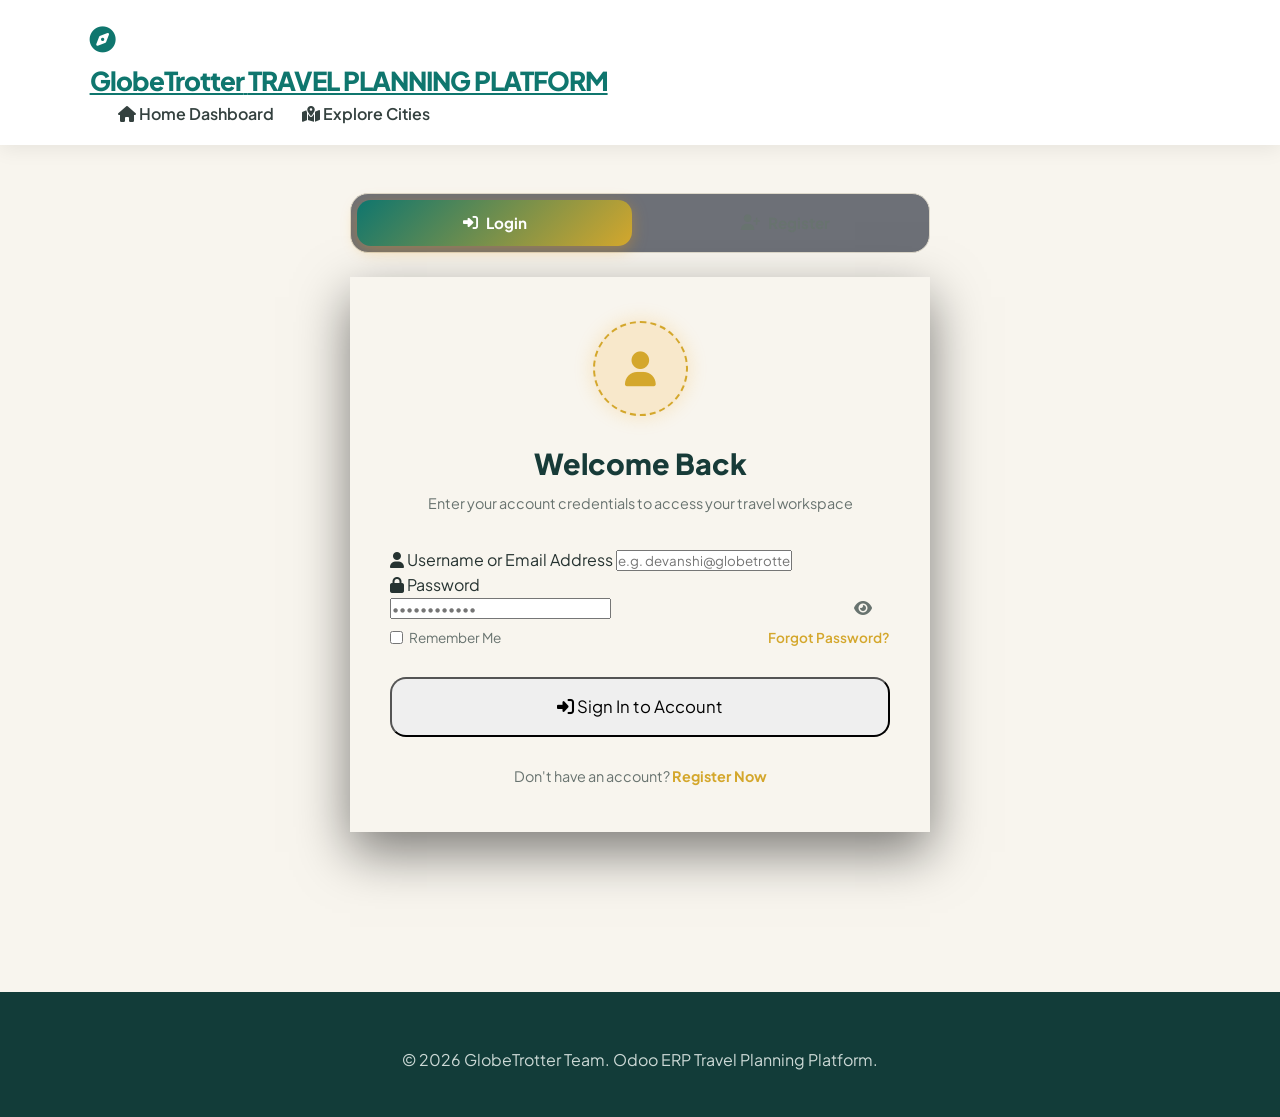
<file: index.html>
<!DOCTYPE html>
<html lang="en">
<head>
    <meta charset="UTF-8">
    <meta name="viewport" content="width=device-width, initial-scale=1.0">
    <meta name="description" content="GlobalTrotter India - Smart Travel & Trip Management Workspace built for exploring India. Plan itineraries, track group expenses, and manage budgets efficiently.">
    <title>GlobalTrotter India | Smart Travel & Trip Management Workspace</title>
    
    <!-- Google Fonts -->
    <link rel="preconnect" href="https://fonts.googleapis.com">
    <link rel="preconnect" href="https://fonts.gstatic.com" crossorigin>
    <link href="https://fonts.googleapis.com/css2?family=Outfit:wght@300;400;500;600;700;800;900&family=Plus+Jakarta+Sans:wght@300;400;500;600;700;800&display=swap" rel="stylesheet">
    
    <!-- Auth Entry Guard Script -->
    <script>
        (function() {
            try {
                const storedUser = localStorage.getItem("gt_user");
                if (!storedUser) {
                    window.location.href = "login.html";
                } else {
                    const parsed = JSON.parse(storedUser);
                    if (!parsed || !parsed.isLoggedIn) {
                        window.location.href = "login.html";
                    }
                }
            } catch(e) {
                window.location.href = "login.html";
            }
        })();
    </script>
    
    <!-- FontAwesome Icons & Stylesheet -->
    <link rel="stylesheet" href="https://cdnjs.cloudflare.com/ajax/libs/font-awesome/6.4.0/css/all.min.css">
    <link rel="stylesheet" href="style.css">
</head>

<body>

    <!-- Ambient Glowing Orbs -->
    <div class="ambient-glow-1"></div>
    <div class="ambient-glow-2"></div>
    <div class="ambient-glow-3"></div>

    <!-- Navigation Header -->
    <header>
        <div class="header-container">
            <a href="#" class="logo">
                <div class="logo-icon">
                    <i class="fa-solid fa-compass fa-spin-pulse" style="--fa-animation-duration: 12s;"></i>
                </div>
                <div class="logo-text">
                    <span class="brand-title">GlobalTrotter</span>
                    <span class="brand-subtitle">INDIA MANAGEMENT HUB</span>
                </div>
            </a>

            <nav class="nav-menu">
                <a href="#home" class="nav-link active"><i class="fa-solid fa-house"></i> Explore</a>
                <a href="search.html" class="nav-link"><i class="fa-solid fa-magnifying-glass"></i> Search Places</a>
                <a href="#destinations" class="nav-link"><i class="fa-solid fa-map-location-dot"></i> Circuits</a>
                <a href="screen3.html" class="nav-link"><i class="fa-solid fa-plus-circle"></i> Create Trip</a>
                <a href="trip_list.html" class="nav-link"><i class="fa-solid fa-list-check"></i> My Trips</a>
                <a href="community.html" class="nav-link"><i class="fa-solid fa-users"></i> Community</a>
                <a href="screen7.html" class="nav-link"><i class="fa-solid fa-user"></i> Profile</a>
                <a href="itinerary_builder.html" class="nav-link"><i class="fa-solid fa-calendar-week"></i> Build Itinerary</a>
                <a href="itinerary_view.html" class="nav-link"><i class="fa-solid fa-timeline"></i> Itinerary View</a>
                <a href="calendar.html" class="nav-link"><i class="fa-solid fa-calendar-days"></i> Calendar</a>
                <a href="AdminPanel.html" class="nav-link"><i class="fa-solid fa-chart-line"></i> Admin Panel</a>
                <a href="#budget" class="nav-link"><i class="fa-solid fa-wallet"></i> Group & Budget</a>
            </nav>

            <div class="header-actions">
                <a href="login.html" class="btn-auth-link" id="userAuthLink">
                    <i class="fa-solid fa-circle-user"></i> Login / Register
                </a>
                <a href="#planner" class="btn-primary glow-button">
                    <i class="fa-solid fa-sparkles"></i> Create Trip
                </a>
            </div>
        </div>
    </header>

    <!-- Hero Section: Destination Portal Vibe -->
    <section class="hero" id="home">
        <div class="hero-content">
            <div class="india-badge">
                <span class="pulse-dot"></span>
                <span>🇮🇳 INCREDIBLE INDIA • SMART ERP WORKSPACE</span>
            </div>
            
            <h1>Plan. Manage. Experience.<br><span>Explore India’s Wonders</span></h1>
            
            <p class="hero-lead">Transforming fragmented trip planning into an integrated workspace—from Rajasthan's royal palaces & Kerala's backwaters to Goa's sunlit coast & Leh's mountain passes.</p>
            
            <!-- Quick Category Filter Chips -->
            <div class="filter-chips">
                <button class="chip active" onclick="filterCategory('all', this)">
                    <i class="fa-solid fa-border-all"></i> All Circuits
                </button>
                <button class="chip" onclick="filterCategory('heritage', this)">
                    <i class="fa-solid fa-fort-awesome"></i> Royal Forts
                </button>
                <button class="chip" onclick="filterCategory('nature', this)">
                    <i class="fa-solid fa-water"></i> Backwaters & Beaches
                </button>
                <button class="chip" onclick="filterCategory('adventure', this)">
                    <i class="fa-solid fa-mountain"></i> Himalayan Treks
                </button>
                <button class="chip" onclick="filterCategory('spiritual', this)">
                    <i class="fa-solid fa-om"></i> Culture & Spiritual
                </button>
            </div>
        </div>
    </section>

    <!-- Featured Indian Destinations Grid -->
    <section class="destinations-section" id="destinations">
        <div class="section-header">
            <div>
                <span class="section-tag">CURATED TEMPLATES</span>
                <h2>Popular Indian Travel Circuits</h2>
                <p>Click any circuit card to instantly load pre-configured itineraries & budget limits into your workspace.</p>
            </div>
        </div>

        <div class="destinations-grid">
            <!-- Destination Card 1 -->
            <div class="dest-card heritage-theme" data-category="heritage" onclick="quickSelectDest('Jaipur, Rajasthan', 5, 50000, 'Heritage & Royalty')">
                <div class="dest-image-badge">✨ Royal Heritage</div>
                <div class="dest-content">
                    <div class="dest-title-row">
                        <h3>Jaipur & Amber Fort</h3>
                        <span class="rating-badge"><i class="fa-solid fa-star"></i> 4.9</span>
                    </div>
                    <p class="dest-desc"><i class="fa-solid fa-location-dot"></i> Hawa Mahal, Amber Fort & City Palace</p>
                    <div class="dest-meta">
                        <span><i class="fa-solid fa-clock"></i> 5 Days</span>
                        <span class="price-tag">₹50,000</span>
                    </div>
                </div>
            </div>

            <!-- Destination Card 2 -->
            <div class="dest-card nature-theme" data-category="nature" onclick="quickSelectDest('Kerala Backwaters', 6, 60000, 'Nature & Relaxation')">
                <div class="dest-image-badge">🌿 Tranquil Nature</div>
                <div class="dest-content">
                    <div class="dest-title-row">
                        <h3>Alleppey & Munnar</h3>
                        <span class="rating-badge"><i class="fa-solid fa-star"></i> 4.8</span>
                    </div>
                    <p class="dest-desc"><i class="fa-solid fa-water"></i> Houseboat Cruise, Tea Gardens & Spices</p>
                    <div class="dest-meta">
                        <span><i class="fa-solid fa-clock"></i> 6 Days</span>
                        <span class="price-tag">₹60,000</span>
                    </div>
                </div>
            </div>

            <!-- Destination Card 3 -->
            <div class="dest-card beach-theme" data-category="nature" onclick="quickSelectDest('North Goa Circuit', 4, 35000, 'Beaches & Nightlife')">
                <div class="dest-image-badge">🏖️ Sun & Beaches</div>
                <div class="dest-content">
                    <div class="dest-title-row">
                        <h3>Goa Beach Circuit</h3>
                        <span class="rating-badge"><i class="fa-solid fa-star"></i> 4.7</span>
                    </div>
                    <p class="dest-desc"><i class="fa-solid fa-umbrella-beach"></i> Baga Beach, Water Sports & Fort Aguada</p>
                    <div class="dest-meta">
                        <span><i class="fa-solid fa-clock"></i> 4 Days</span>
                        <span class="price-tag">₹35,000</span>
                    </div>
                </div>
            </div>

            <!-- Destination Card 4 -->
            <div class="dest-card mountain-theme" data-category="adventure" onclick="quickSelectDest('Leh-Ladakh', 7, 80000, 'Himalayan Adventure')">
                <div class="dest-image-badge">🏔️ High Altitude</div>
                <div class="dest-content">
                    <div class="dest-title-row">
                        <h3>Leh & Pangong Lake</h3>
                        <span class="rating-badge"><i class="fa-solid fa-star"></i> 4.9</span>
                    </div>
                    <p class="dest-desc"><i class="fa-solid fa-mountain"></i> Khardung La, Nubra Valley & Monasteries</p>
                    <div class="dest-meta">
                        <span><i class="fa-solid fa-clock"></i> 7 Days</span>
                        <span class="price-tag">₹80,000</span>
                    </div>
                </div>
            </div>
        </div>
    </section>

    <!-- Trip Planner & Management Form -->
    <section class="planner-section" id="planner">
        <div class="planner-card glass-panel">
            <div class="planner-header">
                <div class="icon-bubble"><i class="fa-solid fa-sliders"></i></div>
                <div>
                    <h2>Smart Trip Planner Workspace</h2>
                    <p>Customize your trip parameters to auto-generate day-by-day activity schedules and group budget limits.</p>
                </div>
            </div>

            <div class="form-grid">
                <div class="input-group">
                    <label><i class="fa-solid fa-map-pin"></i> Destination</label>
                    <input type="text" id="destination" placeholder="e.g. Jaipur, Goa, Kerala, Varanasi" value="Jaipur, Rajasthan">
                </div>

                <div class="input-group">
                    <label><i class="fa-solid fa-calendar-day"></i> Duration (Days)</label>
                    <input type="number" id="days" min="1" max="30" placeholder="e.g. 5" value="5">
                </div>

                <div class="input-group">
                    <label><i class="fa-solid fa-indian-rupee-sign"></i> Total Budget (₹)</label>
                    <input type="number" id="budget" min="1000" placeholder="e.g. 50000" value="50000">
                </div>

                <div class="input-group">
                    <label><i class="fa-solid fa-users"></i> Travelers Count</label>
                    <input type="number" id="travelers" min="1" max="20" placeholder="e.g. 3" value="3">
                </div>

                <div class="input-group full-width">
                    <label><i class="fa-solid fa-compass"></i> Travel Style & Preferences</label>
                    <select id="interest">
                        <option value="Heritage & Royalty" selected>👑 Heritage & Forts (Rajasthan Circuit)</option>
                        <option value="Nature & Relaxation">🌿 Nature & Backwaters (Kerala Circuit)</option>
                        <option value="Beaches & Nightlife">🏖️ Beaches & Coastal (Goa Circuit)</option>
                        <option value="Himalayan Adventure">🏔️ Himalayan Adventure (Ladakh Circuit)</option>
                        <option value="Spiritual & Culinary">🛕 Spiritual & Street Food (Varanasi/Amritsar)</option>
                    </select>
                </div>
            </div>

            <button class="generate-btn glow-button" onclick="generateTrip()">
                <i class="fa-solid fa-wand-magic-sparkles"></i> Generate & Update Workspace
            </button>
        </div>
    </section>

    <!-- Trip Overview Dashboard -->
    <section class="dashboard-section" id="dashboard">
        <div class="section-header text-center">
            <span class="section-tag">LIVE ANALYTICS</span>
            <h2>Active Trip Dashboard</h2>
            <p>Real-time telemetry and budget status metrics for your journey.</p>
        </div>

        <div class="metrics-grid">
            <div class="metric-card glass-panel">
                <div class="metric-icon purple-gradient"><i class="fa-solid fa-map-location-dot"></i></div>
                <div class="metric-details">
                    <span>Destination</span>
                    <strong id="showDestination">Jaipur, Rajasthan</strong>
                </div>
            </div>

            <div class="metric-card glass-panel">
                <div class="metric-icon blue-gradient"><i class="fa-solid fa-clock"></i></div>
                <div class="metric-details">
                    <span>Duration</span>
                    <strong id="showDays">5 Days</strong>
                </div>
            </div>

            <div class="metric-card glass-panel">
                <div class="metric-icon cyan-gradient"><i class="fa-solid fa-user-group"></i></div>
                <div class="metric-details">
                    <span>Group Members</span>
                    <strong id="showTravelers">3 Travelers</strong>
                </div>
            </div>

            <div class="metric-card glass-panel">
                <div class="metric-icon emerald-gradient"><i class="fa-solid fa-wallet"></i></div>
                <div class="metric-details">
                    <span>Total Budget</span>
                    <strong id="showBudget">₹50,000</strong>
                </div>
            </div>
        </div>
    </section>

    <!-- Day-wise Itinerary Manager -->
    <section class="itinerary-section" id="itinerary">
        <div class="section-header-flex">
            <div>
                <span class="section-tag">DAY-BY-DAY SCHEDULE</span>
                <h2>Itinerary Manager</h2>
                <p>Structured daily activities with categories, ratings, weather flags, and voting.</p>
            </div>
            
            <div class="optimizer-box">
                <a href="itinerary_view.html" class="btn-primary glow-button" style="margin-right: 10px;">
                    <i class="fa-solid fa-timeline"></i> Activity & Expense View (Screen 9)
                </a>
                <a href="itinerary_builder.html" class="btn-primary glow-button" style="margin-right: 10px;">
                    <i class="fa-solid fa-layer-group"></i> Build Sections (Screen 5)
                </a>
                <button class="btn-optimizer" onclick="triggerWhatIfOptimize()">
                    <i class="fa-solid fa-bolt"></i> "What-If?" Trip Optimizer
                </button>
            </div>
        </div>

        <div class="day-container" id="dayContainer">
            <!-- Day 1 Card -->
            <div class="day-card glass-panel">
                <div class="day-header">
                    <span class="day-badge">Day 1</span>
                    <div>
                        <h3>Arrival & Fort Exploration</h3>
                        <span class="weather-badge"><i class="fa-solid fa-sun"></i> Sunny 28°C</span>
                    </div>
                </div>
                <ul class="activity-list">
                    <li>
                        <div class="act-time"><i class="fa-solid fa-clock"></i> 09:00 AM</div>
                        <div class="act-text"><strong>Hotel Check-in & Breakfast</strong> <span class="tag-pill tag-blue">Hospitality</span></div>
                    </li>
                    <li>
                        <div class="act-time"><i class="fa-solid fa-clock"></i> 11:30 AM</div>
                        <div class="act-text"><strong>Amber Fort Guided Tour</strong> <span class="tag-pill tag-purple">Heritage</span></div>
                    </li>
                    <li>
                        <div class="act-time"><i class="fa-solid fa-clock"></i> 01:30 PM</div>
                        <div class="act-text"><strong>Traditional Rajasthani Thali Lunch</strong> <span class="tag-pill tag-amber">Culinary</span></div>
                    </li>
                    <li>
                        <div class="act-time"><i class="fa-solid fa-clock"></i> 04:30 PM</div>
                        <div class="act-text"><strong>Jal Mahal Sunset Photography</strong> <span class="tag-pill tag-cyan">Sightseeing</span></div>
                    </li>
                </ul>
            </div>

            <!-- Day 2 Card -->
            <div class="day-card glass-panel">
                <div class="day-header">
                    <span class="day-badge">Day 2</span>
                    <div>
                        <h3>Palaces & Old City Bazaar</h3>
                        <span class="weather-badge"><i class="fa-solid fa-cloud-sun"></i> Pleasant 26°C</span>
                    </div>
                </div>
                <ul class="activity-list">
                    <li>
                        <div class="act-time"><i class="fa-solid fa-clock"></i> 09:30 AM</div>
                        <div class="act-text"><strong>City Palace & Jantar Mantar</strong> <span class="tag-pill tag-purple">Heritage</span></div>
                    </li>
                    <li>
                        <div class="act-time"><i class="fa-solid fa-clock"></i> 12:00 PM</div>
                        <div class="act-text"><strong>Hawa Mahal Photography</strong> <span class="tag-pill tag-cyan">Sightseeing</span></div>
                    </li>
                    <li>
                        <div class="act-time"><i class="fa-solid fa-clock"></i> 04:00 PM</div>
                        <div class="act-text"><strong>Johari Bazaar Local Handicrafts</strong> <span class="tag-pill tag-pink">Shopping</span></div>
                    </li>
                    <li>
                        <div class="act-time"><i class="fa-solid fa-clock"></i> 08:00 PM</div>
                        <div class="act-text"><strong>Chokhi Dhani Cultural Folk Night</strong> <span class="tag-pill tag-amber">Culture</span></div>
                    </li>
                </ul>
            </div>

            <!-- Day 3 Card -->
            <div class="day-card glass-panel">
                <div class="day-header">
                    <span class="day-badge">Day 3</span>
                    <div>
                        <h3>Nahargarh Fort & Local Flavors</h3>
                        <span class="weather-badge"><i class="fa-solid fa-sun"></i> Clear Sky 29°C</span>
                    </div>
                </div>
                <ul class="activity-list">
                    <li>
                        <div class="act-time"><i class="fa-solid fa-clock"></i> 10:00 AM</div>
                        <div class="act-text"><strong>Nahargarh Fort Viewpoint</strong> <span class="tag-pill tag-purple">Sightseeing</span></div>
                    </li>
                    <li>
                        <div class="act-time"><i class="fa-solid fa-clock"></i> 01:00 PM</div>
                        <div class="act-text"><strong>LMB Sweet Shop & Local Lassi</strong> <span class="tag-pill tag-amber">Culinary</span></div>
                    </li>
                    <li>
                        <div class="act-time"><i class="fa-solid fa-clock"></i> 05:00 PM</div>
                        <div class="act-text"><strong>Heritage Spa & Relaxation</strong> <span class="tag-pill tag-emerald">Wellness</span></div>
                    </li>
                    <li>
                        <div class="act-time"><i class="fa-solid fa-clock"></i> 08:30 PM</div>
                        <div class="act-text"><strong>Farewell Group Dinner</strong> <span class="tag-pill tag-pink">Dining</span></div>
                    </li>
                </ul>
            </div>
        </div>
    </section>

    <!-- Group Budget & Debt Equalizer -->
    <section class="budget-section" id="budget">
        <div class="section-header text-center">
            <span class="section-tag">FINANCIAL & GROUP ENGINE</span>
            <h2>Smart Budget & Group Equalizer</h2>
            <p>Track spent vs remaining budget and settle group balances using the minimum-cash-flow algorithm.</p>
        </div>

        <!-- Budget Progress Bar Widget -->
        <div class="budget-progress-container glass-panel">
            <div class="progress-labels">
                <span>Budget Utilization</span>
                <span id="budgetPercentText">65% Spent</span>
            </div>
            <div class="progress-bar-bg">
                <div class="progress-bar-fill" id="progressBarFill" style="width: 65%;"></div>
            </div>
        </div>

        <div class="budget-cards-grid">
            <div class="budget-metric-card glass-panel">
                <div class="b-title">Total Allocated Budget</div>
                <div class="b-amount text-purple" id="totalBudget">₹50,000</div>
            </div>

            <div class="budget-metric-card glass-panel">
                <div class="b-title">Estimated Spent</div>
                <div class="b-amount text-amber" id="spentBudget">₹32,500</div>
            </div>

            <div class="budget-metric-card glass-panel">
                <div class="b-title">Remaining Balance</div>
                <div class="b-amount text-emerald" id="remainingBudget">₹17,500</div>
            </div>
        </div>

        <!-- Group Debt Settlement Section -->
        <div class="group-box glass-panel">
            <div class="group-header">
                <div>
                    <h3><i class="fa-solid fa-users-viewfinder text-amber"></i> Group Debt Equalizer ("Who Owes Whom")</h3>
                    <p class="subtitle">Real-time settlement balances calculated across group members.</p>
                </div>
            </div>

            <div class="members-grid">
                <div class="member-card">
                    <div class="member-avatar">👨‍💻</div>
                    <div class="member-details">
                        <strong>you</strong>
                        <p>Paid: ₹15,000</p>
                    </div>
                    <span class="status-badge badge-green">Settled</span>
                </div>

                <div class="member-card">
                    <div class="member-avatar">👩‍💻</div>
                    <div class="member-details">
                        <strong>Mishva</strong>
                        <p>Paid: ₹9,500</p>
                    </div>
                    <span class="status-badge badge-amber">Owes ₹2,500</span>
                </div>

                <div class="member-card">
                    <div class="member-avatar">👩‍💼</div>
                    <div class="member-details">
                        <strong>Devanshi</strong>
                        <p>Paid: ₹18,000</p>
                    </div>
                    <span class="status-badge badge-purple">Gets ₹3,000</span>
                </div>
            </div>

            <div class="debt-summary-alert">
                <div class="alert-icon"><i class="fa-solid fa-scale-balanced"></i></div>
                <div class="alert-text">
                    <strong>Debt Equalizer Result:</strong> Rahul pays Devanshi ➡️ <span class="highlight-debt">₹2,500</span> to equalize all trip expenses.
                </div>
            </div>
        </div>
    </section>

    <!-- Footer -->
    <footer>
        <div class="footer-container">
            <div class="footer-brand">
                <div class="logo">
                    <div class="logo-icon"><i class="fa-solid fa-compass"></i></div>
                    <span class="brand-title">GlobalTrotter India</span>
                </div>
                <p>Smart Travel & Trip Management Workspace • Built for Odoo ERP Ecosystem</p>
            </div>
            <p class="copyright">&copy; 2026 GlobalTrotter Team (Devanshi, Mishva, Prachi Kanwar, Prachi Das). Released under LGPL-3 License.</p>
        </div>
    </footer>

    <script src="db_helper.js"></script>
    <script src="script.js"></script>
</body>
</html>
</file>
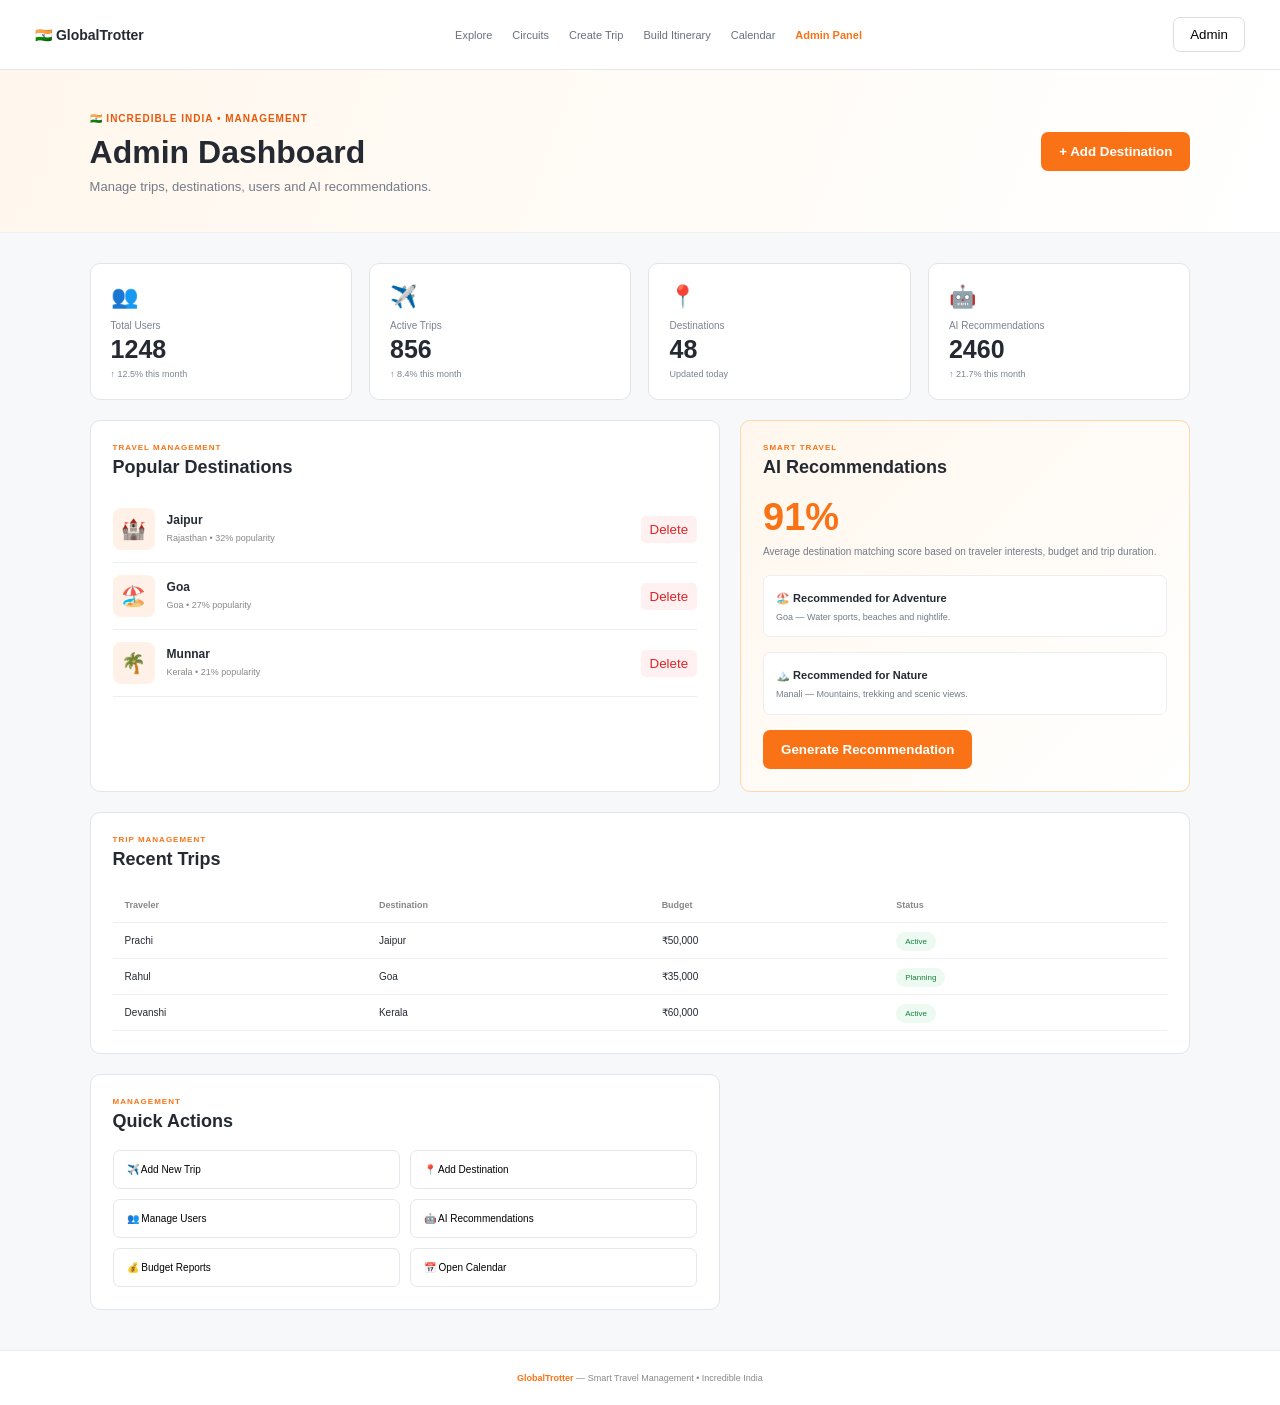
<file: AdminPanel.html>
<!DOCTYPE html>
<html lang="en">

<head>

<meta charset="UTF-8">

<meta name="viewport"
content="width=device-width, initial-scale=1.0">

<title>GlobalTrotter - Admin Panel</title>


<style>

/* ================= BASIC ================= */

* {
    margin: 0;
    padding: 0;
    box-sizing: border-box;
}

body {
    font-family: Arial, sans-serif;
    background: #f7f8fa;
    color: #252a32;
}


/* ================= NAVBAR ================= */

.navbar {
    height: 70px;

    display: flex;
    align-items: center;

    padding: 0 35px;

    background: white;

    border-bottom: 1px solid #e5e7eb;

    gap: 25px;
}

.logo {
    font-size: 14px;
    font-weight: bold;
    white-space: nowrap;
}

nav {
    flex: 1;

    display: flex;
    justify-content: center;

    gap: 20px;
}

nav a {
    text-decoration: none;
    color: #69717d;
    font-size: 11px;
}

nav a:hover,
nav a.active {
    color: #f97316;
    font-weight: bold;
}

.user-btn {
    padding: 9px 16px;

    background: white;

    border: 1px solid #ddd;

    border-radius: 7px;

    cursor: pointer;
}


/* ================= HEADER ================= */

.header {
    padding: 38px 7%;

    background:
        linear-gradient(
            110deg,
            #fff7ed,
            white
        );

    border-bottom: 1px solid #eee;

    display: flex;

    justify-content: space-between;

    align-items: center;
}

.small {
    color: #ea580c;

    font-size: 10px;

    font-weight: bold;

    letter-spacing: 1px;
}

.header h1 {
    margin-top: 8px;

    font-size: 32px;
}

.header p {
    margin-top: 8px;

    color: #737b87;

    font-size: 13px;
}

.primary-btn {
    background: #f97316;

    color: white;

    border: none;

    padding: 12px 18px;

    border-radius: 7px;

    cursor: pointer;

    font-weight: bold;
}

.primary-btn:hover {
    background: #ea580c;
}


/* ================= CONTAINER ================= */

.container {
    width: 86%;

    max-width: 1250px;

    margin: 30px auto;
}


/* ================= STATS ================= */

.stats {
    display: grid;

    grid-template-columns:
        repeat(4, 1fr);

    gap: 17px;

    margin-bottom: 20px;
}

.stat {
    background: white;

    border: 1px solid #e1e5e9;

    border-radius: 10px;

    padding: 20px;

    transition: .2s;
}

.stat:hover {
    transform: translateY(-3px);

    box-shadow:
        0 8px 20px
        rgba(0,0,0,.05);
}

.stat-icon {
    font-size: 22px;

    margin-bottom: 10px;
}

.stat span {
    display: block;

    color: #7c8490;

    font-size: 10px;
}

.stat h2 {
    margin-top: 4px;

    font-size: 25px;
}

.green-text {
    color: #16a34a;

    font-size: 9px !important;

    margin-top: 5px;
}


/* ================= DASHBOARD ================= */

.grid {
    display: grid;

    grid-template-columns:
        1.4fr 1fr;

    gap: 20px;
}

.card {
    background: white;

    border: 1px solid #e1e5e9;

    border-radius: 10px;

    padding: 22px;
}

.card h2 {
    font-size: 18px;

    margin-bottom: 18px;
}

.label {
    color: #f97316;

    font-size: 8px;

    font-weight: bold;

    letter-spacing: 1px;

    display: block;

    margin-bottom: 5px;
}


/* ================= DESTINATIONS ================= */

.destination {
    display: flex;

    align-items: center;

    gap: 12px;

    padding: 12px 0;

    border-bottom: 1px solid #eee;
}

.destination-icon {
    width: 42px;

    height: 42px;

    display: flex;

    align-items: center;

    justify-content: center;

    background: #fff1e7;

    border-radius: 8px;

    font-size: 20px;
}

.destination-info {
    flex: 1;
}

.destination-info strong {
    display: block;

    font-size: 12px;
}

.destination-info small {
    color: #888;

    font-size: 9px;
}

.destination button {
    background: #fff1f1;

    border: none;

    color: #dc2626;

    padding: 6px 9px;

    border-radius: 5px;

    cursor: pointer;
}


/* ================= AI ================= */

.ai-card {
    background:
        linear-gradient(
            135deg,
            #fff7ed,
            white
        );

    border-color: #fed7aa;
}

.ai-score {
    font-size: 38px;

    color: #f97316;

    font-weight: bold;
}

.ai-card p {
    color: #737b87;

    font-size: 10px;

    line-height: 1.6;

    margin-top: 5px;
}

.recommendation {
    margin-top: 15px;

    padding: 12px;

    background: white;

    border: 1px solid #eee;

    border-radius: 7px;
}

.recommendation strong {
    font-size: 11px;
}

.recommendation p {
    margin-top: 4px;

    font-size: 9px;
}


/* ================= TABLE ================= */

.full {
    grid-column: 1 / -1;
}

table {
    width: 100%;

    border-collapse: collapse;
}

th {
    text-align: left;

    color: #888;

    font-size: 9px;

    padding: 12px;

    border-bottom: 1px solid #eee;
}

td {
    padding: 12px;

    font-size: 10px;

    border-bottom: 1px solid #f0f0f0;
}

.status {
    padding: 5px 9px;

    border-radius: 20px;

    font-size: 8px;

    background: #edfaf1;

    color: #15803d;
}


/* ================= QUICK ACTIONS ================= */

.actions {
    display: grid;

    grid-template-columns:
        repeat(2, 1fr);

    gap: 10px;
}

.action-btn {
    padding: 13px;

    border: 1px solid #e4e7eb;

    background: white;

    border-radius: 7px;

    cursor: pointer;

    text-align: left;

    font-size: 10px;
}

.action-btn:hover {
    border-color: #f97316;

    color: #ea580c;

    background: #fffaf5;
}


/* ================= MODAL ================= */

.modal {
    display: none;

    position: fixed;

    inset: 0;

    background: rgba(0,0,0,.45);

    align-items: center;

    justify-content: center;

    z-index: 100;
}

.modal-box {
    width: 400px;

    max-width: 90%;

    background: white;

    border-radius: 12px;

    padding: 25px;
}

.modal-box h2 {
    margin-bottom: 18px;
}

.form-group {
    margin-bottom: 14px;
}

.form-group label {
    display: block;

    font-size: 10px;

    font-weight: bold;

    margin-bottom: 6px;
}

.form-group input,
.form-group select {
    width: 100%;

    padding: 10px;

    border: 1px solid #ddd;

    border-radius: 6px;

    outline: none;
}

.form-group input:focus,
.form-group select:focus {
    border-color: #f97316;
}

.modal-buttons {
    display: flex;

    justify-content: flex-end;

    gap: 8px;

    margin-top: 18px;
}

.cancel {
    padding: 10px 15px;

    background: white;

    border: 1px solid #ddd;

    border-radius: 6px;

    cursor: pointer;
}


/* ================= FOOTER ================= */

footer {
    margin-top: 40px;

    padding: 22px;

    text-align: center;

    background: white;

    border-top: 1px solid #eee;

    color: #888;

    font-size: 9px;
}

footer strong {
    color: #f97316;
}


/* ================= RESPONSIVE ================= */

@media(max-width: 1000px) {

    .stats {
        grid-template-columns:
            repeat(2, 1fr);
    }

    .grid {
        grid-template-columns: 1fr;
    }

    .full {
        grid-column: auto;
    }

}

@media(max-width: 700px) {

    nav {
        display: none;
    }

    .navbar {
        justify-content: space-between;
    }

    .header {
        flex-direction: column;

        align-items: flex-start;

        gap: 20px;
    }

    .stats {
        grid-template-columns: 1fr;
    }

    .actions {
        grid-template-columns: 1fr;
    }

}

</style>

</head>


<body>


<!-- ================= NAVBAR ================= -->

<header class="navbar">

    <div class="logo">
        🇮🇳 GlobalTrotter
    </div>

    <nav>

        <a href="index.html">
            Explore
        </a>

        <a href="#">
            Circuits
        </a>

        <a href="#">
            Create Trip
        </a>

        <a href="#">
            Build Itinerary
        </a>

        <a href="calendar.html">
            Calendar
        </a>

        <a href="admin.html"
           class="active">
            Admin Panel
        </a>

    </nav>

    <button class="user-btn">
        Admin
    </button>

</header>


<!-- ================= HEADER ================= -->

<section class="header">

    <div>

        <span class="small">
            🇮🇳 INCREDIBLE INDIA • MANAGEMENT
        </span>

        <h1>
            Admin Dashboard
        </h1>

        <p>
            Manage trips, destinations, users and AI recommendations.
        </p>

    </div>


    <button
        class="primary-btn"
        onclick="openDestinationModal()">

        + Add Destination

    </button>

</section>


<!-- ================= MAIN ================= -->

<main class="container">


<!-- ================= STATS ================= -->

<section class="stats">

    <div class="stat">

        <div class="stat-icon">
            👥
        </div>

        <span>
            Total Users
        </span>

        <h2 id="userCount">
            1248
        </h2>

        <span class="green-text">
            ↑ 12.5% this month
        </span>

    </div>


    <div class="stat">

        <div class="stat-icon">
            ✈️
        </div>

        <span>
            Active Trips
        </span>

        <h2 id="tripCount">
            856
        </h2>

        <span class="green-text">
            ↑ 8.4% this month
        </span>

    </div>


    <div class="stat">

        <div class="stat-icon">
            📍
        </div>

        <span>
            Destinations
        </span>

        <h2 id="destinationCount">
            48
        </h2>

        <span class="green-text">
            Updated today
        </span>

    </div>


    <div class="stat">

        <div class="stat-icon">
            🤖
        </div>

        <span>
            AI Recommendations
        </span>

        <h2>
            2460
        </h2>

        <span class="green-text">
            ↑ 21.7% this month
        </span>

    </div>

</section>


<!-- ================= GRID ================= -->

<section class="grid">


<!-- DESTINATIONS -->

<div class="card">

    <span class="label">
        TRAVEL MANAGEMENT
    </span>

    <h2>
        Popular Destinations
    </h2>

    <div id="destinationList">

        <div class="destination">

            <div class="destination-icon">
                🏰
            </div>

            <div class="destination-info">

                <strong>
                    Jaipur
                </strong>

                <small>
                    Rajasthan • 32% popularity
                </small>

            </div>

            <button
                onclick="removeDestination(this)">
                Delete
            </button>

        </div>


        <div class="destination">

            <div class="destination-icon">
                🏖️
            </div>

            <div class="destination-info">

                <strong>
                    Goa
                </strong>

                <small>
                    Goa • 27% popularity
                </small>

            </div>

            <button
                onclick="removeDestination(this)">
                Delete
            </button>

        </div>


        <div class="destination">

            <div class="destination-icon">
                🌴
            </div>

            <div class="destination-info">

                <strong>
                    Munnar
                </strong>

                <small>
                    Kerala • 21% popularity
                </small>

            </div>

            <button
                onclick="removeDestination(this)">
                Delete
            </button>

        </div>

    </div>

</div>


<!-- AI -->

<div class="card ai-card">

    <span class="label">
        SMART TRAVEL
    </span>

    <h2>
        AI Recommendations
    </h2>

    <div class="ai-score">
        91%
    </div>

    <p>
        Average destination matching score based on
        traveler interests, budget and trip duration.
    </p>


    <div class="recommendation">

        <strong>
            🏖️ Recommended for Adventure
        </strong>

        <p>
            Goa — Water sports, beaches and nightlife.
        </p>

    </div>


    <div class="recommendation">

        <strong>
            🏔️ Recommended for Nature
        </strong>

        <p>
            Manali — Mountains, trekking and scenic views.
        </p>

    </div>


    <button
        class="primary-btn"
        style="margin-top:15px;"
        onclick="generateRecommendation()">

        Generate Recommendation

    </button>

</div>


<!-- RECENT TRIPS -->

<div class="card full">

    <span class="label">
        TRIP MANAGEMENT
    </span>

    <h2>
        Recent Trips
    </h2>


    <table>

        <thead>

            <tr>

                <th>
                    Traveler
                </th>

                <th>
                    Destination
                </th>

                <th>
                    Budget
                </th>

                <th>
                    Status
                </th>

            </tr>

        </thead>


        <tbody id="tripTable">

            <tr>

                <td>
                    Prachi
                </td>

                <td>
                    Jaipur
                </td>

                <td>
                    ₹50,000
                </td>

                <td>
                    <span class="status">
                        Active
                    </span>
                </td>

            </tr>


            <tr>

                <td>
                    Rahul
                </td>

                <td>
                    Goa
                </td>

                <td>
                    ₹35,000
                </td>

                <td>
                    <span class="status">
                        Planning
                    </span>
                </td>

            </tr>


            <tr>

                <td>
                    Devanshi
                </td>

                <td>
                    Kerala
                </td>

                <td>
                    ₹60,000
                </td>

                <td>
                    <span class="status">
                        Active
                    </span>
                </td>

            </tr>

        </tbody>

    </table>

</div>


<!-- QUICK ACTIONS -->

<div class="card">

    <span class="label">
        MANAGEMENT
    </span>

    <h2>
        Quick Actions
    </h2>


    <div class="actions">

        <button
            class="action-btn"
            onclick="openTripModal()">

            ✈️ Add New Trip

        </button>


        <button
            class="action-btn"
            onclick="openDestinationModal()">

            📍 Add Destination

        </button>


        <button
            class="action-btn"
            onclick="manageUsers()">

            👥 Manage Users

        </button>


        <button
            class="action-btn"
            onclick="generateRecommendation()">

            🤖 AI Recommendations

        </button>


        <button
            class="action-btn"
            onclick="budgetReport()">

            💰 Budget Reports

        </button>


        <button
            class="action-btn"
            onclick="openCalendar()">

            📅 Open Calendar

        </button>

    </div>

</div>


</section>

</main>


<footer>

    <strong>
        GlobalTrotter
    </strong>

    — Smart Travel Management • Incredible India

</footer>


<!-- ================= DESTINATION MODAL ================= -->

<div class="modal" id="destinationModal">

    <div class="modal-box">

        <h2>
            Add Destination
        </h2>

        <div class="form-group">

            <label>
                Destination Name
            </label>

            <input
                id="destinationName"
                placeholder="Example: Udaipur">

        </div>


        <div class="form-group">

            <label>
                State
            </label>

            <input
                id="destinationState"
                placeholder="Example: Rajasthan">

        </div>


        <div class="modal-buttons">

            <button
                class="cancel"
                onclick="closeModals()">

                Cancel

            </button>

            <button
                class="primary-btn"
                onclick="addDestination()">

                Add

            </button>

        </div>

    </div>

</div>


<!-- ================= TRIP MODAL ================= -->

<div class="modal" id="tripModal">

    <div class="modal-box">

        <h2>
            Add New Trip
        </h2>


        <div class="form-group">

            <label>
                Traveler Name
            </label>

            <input
                id="travelerName"
                placeholder="Example: Aisha">

        </div>


        <div class="form-group">

            <label>
                Destination
            </label>

            <input
                id="tripDestination"
                placeholder="Example: Manali">

        </div>


        <div class="form-group">

            <label>
                Budget
            </label>

            <input
                id="tripBudget"
                type="number"
                placeholder="50000">

        </div>


        <div class="modal-buttons">

            <button
                class="cancel"
                onclick="closeModals()">

                Cancel

            </button>

            <button
                class="primary-btn"
                onclick="addTrip()">

                Add Trip

            </button>

        </div>

    </div>

</div>


<script>

/* ================= DESTINATION ================= */

function openDestinationModal() {

    document.getElementById(
        "destinationModal"
    ).style.display = "flex";

}


function addDestination() {

    const name =
        document.getElementById(
            "destinationName"
        ).value.trim();


    const state =
        document.getElementById(
            "destinationState"
        ).value.trim();


    if(name === "" || state === "") {

        alert("Please enter destination and state.");

        return;
    }


    const list =
        document.getElementById(
            "destinationList"
        );


    const item =
        document.createElement("div");

    item.className = "destination";


    item.innerHTML = `

        <div class="destination-icon">
            📍
        </div>

        <div class="destination-info">

            <strong>
                ${name}
            </strong>

            <small>
                ${state} • New destination
            </small>

        </div>

        <button
            onclick="removeDestination(this)">
            Delete
        </button>

    `;


    list.appendChild(item);


    updateDestinationCount();


    closeModals();

    document.getElementById(
        "destinationName"
    ).value = "";

    document.getElementById(
        "destinationState"
    ).value = "";

}


function removeDestination(button) {

    if(confirm("Delete this destination?")) {

        button.parentElement.remove();

        updateDestinationCount();

    }

}


function updateDestinationCount() {

    const total =
        document.querySelectorAll(
            "#destinationList .destination"
        ).length;

    document.getElementById(
        "destinationCount"
    ).innerText = 45 + total;

}


/* ================= TRIP ================= */

function openTripModal() {

    document.getElementById(
        "tripModal"
    ).style.display = "flex";

}


function addTrip() {

    const traveler =
        document.getElementById(
            "travelerName"
        ).value.trim();


    const destination =
        document.getElementById(
            "tripDestination"
        ).value.trim();


    const budget =
        document.getElementById(
            "tripBudget"
        ).value;


    if(
        traveler === "" ||
        destination === "" ||
        budget === ""
    ) {

        alert("Please fill all fields.");

        return;

    }


    const table =
        document.getElementById(
            "tripTable"
        );


    const row =
        document.createElement("tr");


    row.innerHTML = `

        <td>
            ${traveler}
        </td>

        <td>
            ${destination}
        </td>

        <td>
            ₹${Number(budget).toLocaleString("en-IN")}
        </td>

        <td>
            <span class="status">
                Planning
            </span>
        </td>

    `;


    table.prepend(row);


    const count =
        document.getElementById(
            "tripCount"
        );

    count.innerText =
        Number(count.innerText) + 1;


    closeModals();


    document.getElementById(
        "travelerName"
    ).value = "";

    document.getElementById(
        "tripDestination"
    ).value = "";

    document.getElementById(
        "tripBudget"
    ).value = "";

}


/* ================= AI ================= */

function generateRecommendation() {

    const recommendations = [

        "Goa — Best for beaches and adventure.",

        "Jaipur — Best for history, culture and food.",

        "Manali — Best for mountains and trekking.",

        "Kerala — Best for nature and relaxation.",

        "Rishikesh — Best for adventure and rafting."

    ];


    const random =
        recommendations[
            Math.floor(
                Math.random() *
                recommendations.length
            )
        ];


    alert(
        "🤖 AI Travel Recommendation\n\n" +
        random
    );

}


/* ================= USERS ================= */

function manageUsers() {

    alert(
        "👥 User Management\n\n" +

        "Total Users: 1,248\n" +

        "Active Users: 856\n" +

        "New Users: 124"
    );

}


/* ================= BUDGET ================= */

function budgetReport() {

    alert(
        "💰 Budget Report\n\n" +

        "Total Trip Budget: ₹2,45,000\n" +

        "Average Trip Budget: ₹61,250\n" +

        "Highest Budget: ₹80,000"
    );

}


/* ================= CALENDAR ================= */

function openCalendar() {

    window.location.href =
        "calendar.html";

}


/* ================= MODALS ================= */

function closeModals() {

    document.getElementById(
        "destinationModal"
    ).style.display = "none";


    document.getElementById(
        "tripModal"
    ).style.display = "none";

}


/* Close modal when clicking outside */

window.onclick = function(event) {

    if(
        event.target.classList.contains("modal")
    ) {

        closeModals();

    }

};

</script>


</body>
</html>
</file>
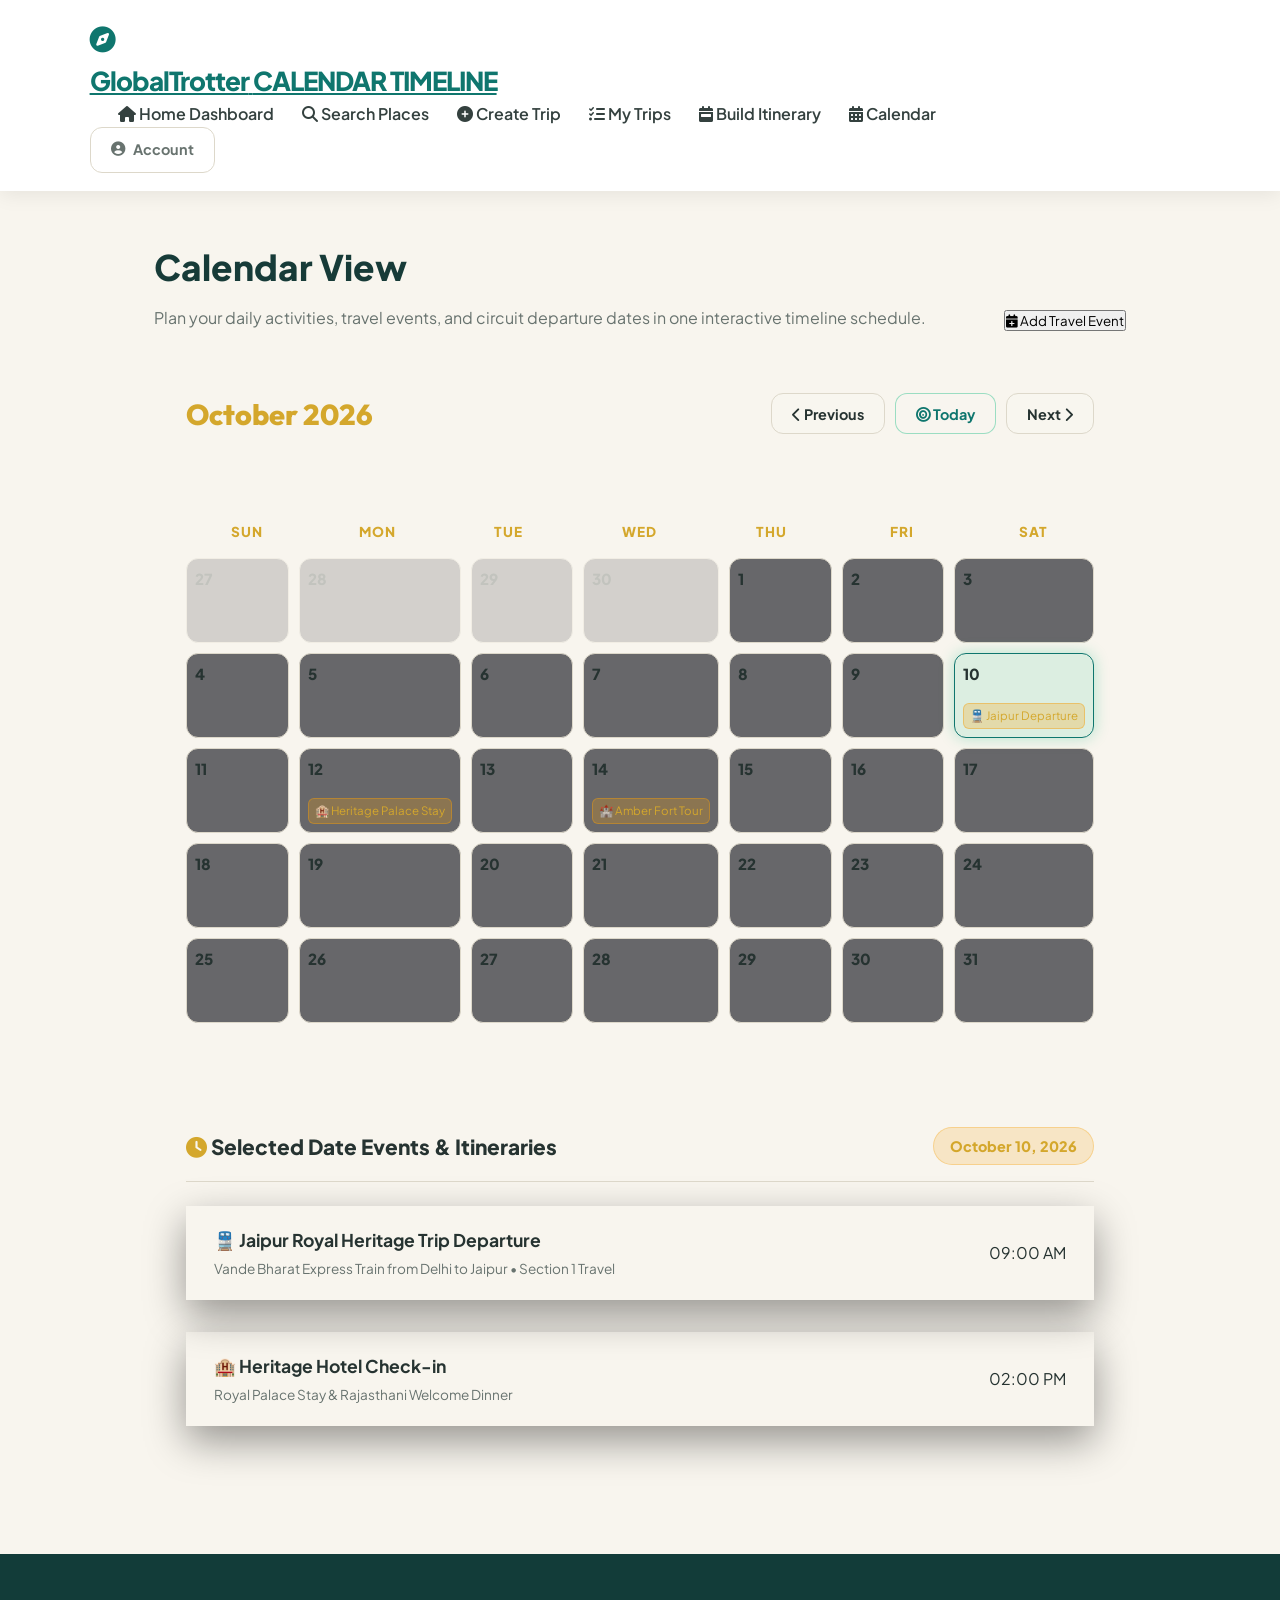
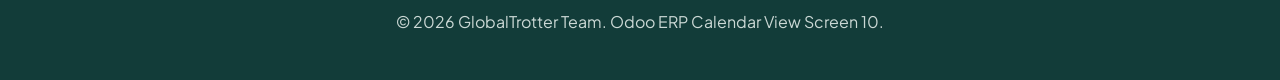
<file: calendar.html>
<!DOCTYPE html>
<html lang="en">
<head>
    <meta charset="UTF-8">
    <meta name="viewport" content="width=device-width, initial-scale=1.0">
    <meta name="description" content="GlobalTrotter Calendar Timeline View (Screen 10) - Track travel dates, events, itinerary schedules, and upcoming circuit departures.">
    <title>GlobalTrotter | Calendar View (Screen 10)</title>

    <!-- Google Fonts -->
    <link rel="preconnect" href="https://fonts.googleapis.com">
    <link rel="preconnect" href="https://fonts.gstatic.com" crossorigin>
    <link href="https://fonts.googleapis.com/css2?family=Outfit:wght@300;400;500;600;700;800;900&family=Plus+Jakarta+Sans:wght@300;400;500;600;700;800&display=swap" rel="stylesheet">

    <!-- FontAwesome Icons & Database Helper -->
    <link rel="stylesheet" href="https://cdnjs.cloudflare.com/ajax/libs/font-awesome/6.4.0/css/all.min.css">
    <link rel="stylesheet" href="style.css">
    <script src="db_helper.js"></script>

    <style>
        .calendar-container-wrapper {
            max-width: 1100px;
            margin: 3rem auto 6rem;
            padding: 0 5%;
        }

        .calendar-top-bar {
            display: flex;
            justify-content: space-between;
            align-items: center;
            margin-bottom: 2rem;
            flex-wrap: wrap;
            gap: 1.5rem;
        }

        .month-title-display {
            font-size: 1.8rem;
            font-weight: 800;
            color: var(--accent-gold);
            font-family: 'Outfit', sans-serif;
        }

        .calendar-nav-buttons {
            display: flex;
            align-items: center;
            gap: 10px;
        }

        .cal-btn {
            padding: 0.65rem 1.25rem;
            border-radius: 12px;
            background: rgba(255, 255, 255, 0.06);
            border: 1px solid var(--border-card);
            color: var(--text-primary);
            font-weight: 700;
            font-size: 0.9rem;
            cursor: pointer;
            transition: all 0.3s ease;
        }

        .cal-btn:hover {
            background: rgba(245, 158, 11, 0.15);
            border-color: var(--accent-gold);
            color: var(--accent-gold);
        }

        .calendar-grid-card {
            padding: 2rem;
            margin-bottom: 2.5rem;
        }

        .weekdays-header {
            display: grid;
            grid-template-columns: repeat(7, 1fr);
            gap: 10px;
            text-align: center;
            font-weight: 800;
            color: var(--accent-gold);
            margin-bottom: 1rem;
            font-family: 'Outfit', sans-serif;
            text-transform: uppercase;
            letter-spacing: 1px;
            font-size: 0.85rem;
        }

        .days-grid {
            display: grid;
            grid-template-columns: repeat(7, 1fr);
            gap: 10px;
        }

        .day-cell {
            min-height: 85px;
            padding: 8px;
            border-radius: 12px;
            background: rgba(7, 9, 19, 0.6);
            border: 1px solid var(--border-card);
            transition: all 0.25s ease;
            cursor: pointer;
            display: flex;
            flex-direction: column;
            justify-content: space-between;
        }

        .day-cell:hover {
            border-color: var(--accent-gold);
            background: rgba(245, 158, 11, 0.1);
        }

        .day-cell.inactive {
            opacity: 0.25;
            cursor: default;
        }

        .day-cell.today-cell {
            border-color: var(--accent-emerald);
            box-shadow: 0 0 15px rgba(16, 185, 129, 0.3);
            background: rgba(16, 185, 129, 0.12);
        }

        .day-cell-num {
            font-weight: 800;
            font-size: 0.95rem;
            color: var(--text-primary);
        }

        .day-event-dot {
            font-size: 0.72rem;
            padding: 3px 6px;
            border-radius: 6px;
            background: rgba(245, 158, 11, 0.25);
            color: var(--accent-gold);
            border: 1px solid rgba(245, 158, 11, 0.4);
            white-space: nowrap;
            overflow: hidden;
            text-overflow: ellipsis;
        }

        .events-panel-card {
            padding: 2rem;
        }

        .events-panel-header {
            display: flex;
            justify-content: space-between;
            align-items: center;
            margin-bottom: 1.5rem;
            border-bottom: 1px solid var(--border-card);
            padding-bottom: 1rem;
        }

        /* Mobile Responsive Navigation Styles */
        .mobile-toggle-btn {
            display: none;
            background: rgba(255, 255, 255, 0.08);
            border: 1px solid var(--border-card);
            color: var(--accent-gold);
            font-size: 1.25rem;
            padding: 0.5rem 0.85rem;
            border-radius: 10px;
            cursor: pointer;
            transition: all 0.3s ease;
        }

        .mobile-toggle-btn:hover {
            background: rgba(245, 158, 11, 0.2);
        }

        @media (max-width: 992px) {
            .mobile-toggle-btn {
                display: block;
            }

            .header-container {
                position: relative;
                flex-wrap: wrap;
            }

            .nav-menu {
                display: none;
                width: 100%;
                flex-direction: column;
                gap: 0.5rem;
                padding: 1rem 0;
                border-top: 1px solid var(--border-card);
                margin-top: 0.75rem;
            }

            .nav-menu.active-mobile-menu {
                display: flex;
            }

            .nav-link {
                width: 100%;
                padding: 0.75rem 1rem;
                background: rgba(255, 255, 255, 0.03);
                border-radius: 8px;
            }

            .calendar-container-wrapper {
                padding: 0 3%;
                margin-top: 1.5rem;
            }

            .weekdays-header {
                font-size: 0.72rem;
                gap: 5px;
            }

            .days-grid {
                gap: 5px;
            }

            .day-cell {
                min-height: 65px;
                padding: 5px;
            }

            .day-cell-num {
                font-size: 0.85rem;
            }

            .day-event-dot {
                font-size: 0.65rem;
                padding: 2px 4px;
            }
        }
    </style>
</head>

<body>

    <!-- Ambient Glowing Orbs -->
    <div class="ambient-glow-1"></div>
    <div class="ambient-glow-2"></div>
    <div class="ambient-glow-3"></div>

    <!-- Header Navigation Bar -->
    <header>
        <div class="header-container">
            <a href="index.html" class="logo">
                <div class="logo-icon">
                    <i class="fa-solid fa-compass fa-spin-pulse" style="--fa-animation-duration: 12s;"></i>
                </div>
                <div class="logo-text">
                    <span class="brand-title">GlobalTrotter</span>
                    <span class="brand-subtitle">CALENDAR TIMELINE</span>
                </div>
            </a>

            <button type="button" class="mobile-toggle-btn" id="mobileToggleBtn" onclick="toggleNavMenu()">
                <i class="fa-solid fa-bars"></i>
            </button>

            <nav class="nav-menu" id="navMenu">
                <a href="index.html" class="nav-link"><i class="fa-solid fa-house"></i> Home Dashboard</a>
                <a href="search.html" class="nav-link"><i class="fa-solid fa-magnifying-glass"></i> Search Places</a>
                <a href="new_trip.html" class="nav-link"><i class="fa-solid fa-plus-circle"></i> Create Trip</a>
                <a href="trip_list.html" class="nav-link"><i class="fa-solid fa-list-check"></i> My Trips</a>
                <a href="itinerary_builder.html" class="nav-link"><i class="fa-solid fa-calendar-week"></i> Build Itinerary</a>
                <a href="calendar.html" class="nav-link active"><i class="fa-solid fa-calendar-days"></i> Calendar</a>
            </nav>

            <div class="header-actions">
                <a href="login.html" class="btn-auth-link" id="userAuthLink">
                    <i class="fa-solid fa-circle-user"></i> Account
                </a>
            </div>
        </div>
    </header>

    <!-- Main Calendar Container -->
    <main class="calendar-container-wrapper">

        <div class="builder-title-header">
            <div>
                <h2>Calendar View</h2>
                <p>Plan your daily activities, travel events, and circuit departure dates in one interactive timeline schedule.</p>
            </div>

            <button type="button" class="btn-primary glow-button" onclick="openAddEventModal()">
                <i class="fa-solid fa-calendar-plus"></i> Add Travel Event
            </button>
        </div>

        <!-- Month Navigation Bar -->
        <div class="calendar-top-bar glass-panel" style="padding: 1.25rem 2rem;">
            <div class="month-title-display" id="monthTitleDisplay">October 2026</div>

            <div class="calendar-nav-buttons">
                <button type="button" class="cal-btn" onclick="previousMonth()"><i class="fa-solid fa-chevron-left"></i> Previous</button>
                <button type="button" class="cal-btn" onclick="goToday()" style="color: var(--accent-emerald); border-color: rgba(16, 185, 129, 0.4);"><i class="fa-solid fa-bullseye"></i> Today</button>
                <button type="button" class="cal-btn" onclick="nextMonth()">Next <i class="fa-solid fa-chevron-right"></i></button>
            </div>
        </div>

        <!-- Calendar Month Grid Card -->
        <div class="calendar-grid-card glass-panel">
            <div class="weekdays-header">
                <div>Sun</div>
                <div>Mon</div>
                <div>Tue</div>
                <div>Wed</div>
                <div>Thu</div>
                <div>Fri</div>
                <div>Sat</div>
            </div>

            <div class="days-grid" id="calendarDaysGrid">
                <!-- Days auto-rendered by script -->
            </div>
        </div>

        <!-- Selected Date Events Panel -->
        <div class="events-panel-card glass-panel">
            <div class="events-panel-header">
                <h3 style="font-size: 1.3rem; font-weight: 800;"><i class="fa-solid fa-clock text-gold"></i> Selected Date Events & Itineraries</h3>
                <span id="selectedDateBadge" class="sec-num-badge">October 10, 2026</span>
            </div>

            <div id="eventListContainer" class="sections-list-wrapper">
                <div class="itinerary-section-card glass-panel" style="padding: 1.25rem 1.75rem;">
                    <div style="display: flex; justify-content: space-between; align-items: center;">
                        <div>
                            <h4 style="font-size: 1.1rem; font-weight: 700;">🚆 Jaipur Royal Heritage Trip Departure</h4>
                            <p style="font-size: 0.85rem; color: var(--text-secondary); margin-top: 4px;">Vande Bharat Express Train from Delhi to Jaipur • Section 1 Travel</p>
                        </div>
                        <span class="tag-pill tag-purple">09:00 AM</span>
                    </div>
                </div>

                <div class="itinerary-section-card glass-panel" style="padding: 1.25rem 1.75rem;">
                    <div style="display: flex; justify-content: space-between; align-items: center;">
                        <div>
                            <h4 style="font-size: 1.1rem; font-weight: 700;">🏨 Heritage Hotel Check-in</h4>
                            <p style="font-size: 0.85rem; color: var(--text-secondary); margin-top: 4px;">Royal Palace Stay & Rajasthani Welcome Dinner</p>
                        </div>
                        <span class="tag-pill tag-amber">02:00 PM</span>
                    </div>
                </div>
            </div>
        </div>

    </main>

    <!-- Add Travel Event Interactive Modal -->
    <div class="modal-overlay hidden" id="eventModal">
        <div class="modal-card glass-panel">
            <div class="modal-header">
                <h3><i class="fa-solid fa-calendar-plus text-gold"></i> Add Travel Event</h3>
                <button class="modal-close" onclick="closeAddEventModal()">&times;</button>
            </div>

            <form id="eventForm" onsubmit="handleSaveEvent(event)">
                <div class="input-group">
                    <label for="eventName"><i class="fa-solid fa-signature"></i> Event / Activity Name *</label>
                    <input type="text" id="eventName" placeholder="e.g. Amber Fort Sunset Photography" required>
                </div>

                <div class="input-group">
                    <label for="eventDate"><i class="fa-solid fa-calendar"></i> Event Date *</label>
                    <input type="date" id="eventDate" required>
                </div>

                <div class="input-group">
                    <label for="eventCategory"><i class="fa-solid fa-tag"></i> Category</label>
                    <select id="eventCategory" class="section-category-select" style="width: 100%;">
                        <option value="sightseeing" selected>🎟️ Sightseeing & Tour</option>
                        <option value="travel">🚆 Travel & Transport</option>
                        <option value="hotel">🏨 Accommodation</option>
                        <option value="dining">🍽️ Dining & Food</option>
                    </select>
                </div>

                <button type="submit" class="auth-btn glow-button" style="margin-top: 1.5rem;">
                    <i class="fa-solid fa-floppy-disk"></i> Save Travel Event
                </button>
            </form>
        </div>
    </div>

    <!-- Footer -->
    <footer>
        <div class="footer-container">
            <p>&copy; 2026 GlobalTrotter Team. Odoo ERP Calendar View Screen 10.</p>
        </div>
    </footer>

    <script>
        let currentDate = new Date(2026, 9, 1); // October 2026
        const months = ["January", "February", "March", "April", "May", "June", "July", "August", "September", "October", "November", "December"];

        const defaultEvents = {
            "2026-10-10": ["🚆 Jaipur Departure", "🏨 Hotel Check-in"],
            "2026-10-12": ["🏨 Heritage Palace Stay"],
            "2026-10-14": ["🏰 Amber Fort Tour", "🌅 Jal Mahal Sunset"],
            "2026-11-15": ["🛶 Alleppey Houseboat Cruise"]
        };

        function renderCalendar() {
            const year = currentDate.getFullYear();
            const month = currentDate.getMonth();

            const monthDisplay = document.getElementById("monthTitleDisplay");
            if (monthDisplay) {
                monthDisplay.textContent = `${months[month]} ${year}`;
            }

            const daysGrid = document.getElementById("calendarDaysGrid");
            if (!daysGrid) return;
            daysGrid.innerHTML = "";

            const firstDayIndex = new Date(year, month, 1).getDay();
            const lastDate = new Date(year, month + 1, 0).getDate();
            const prevLastDate = new Date(year, month, 0).getDate();

            // Previous Month Inactive Days
            for (let x = firstDayIndex; x > 0; x--) {
                const cell = document.createElement("div");
                cell.className = "day-cell inactive";
                cell.innerHTML = `<span class="day-cell-num">${prevLastDate - x + 1}</span>`;
                daysGrid.appendChild(cell);
            }

            // Current Month Days
            const todayStr = new Date().toISOString().split('T')[0];

            for (let i = 1; i <= lastDate; i++) {
                const cell = document.createElement("div");
                const currentStr = `${year}-${String(month + 1).padStart(2, '0')}-${String(i).padStart(2, '0')}`;
                
                cell.className = "day-cell";
                if (i === 10 && month === 9 && year === 2026) {
                    cell.classList.add("today-cell");
                }

                let eventsHtml = "";
                const storedEvents = JSON.parse(localStorage.getItem("gt_calendar_events") || "{}");
                const allEvts = [...(defaultEvents[currentStr] || []), ...(storedEvents[currentStr] || [])];

                if (allEvts.length > 0) {
                    eventsHtml = `<div class="day-event-dot">${allEvts[0]}</div>`;
                }

                cell.innerHTML = `
                    <span class="day-cell-num">${i}</span>
                    ${eventsHtml}
                `;

                cell.onclick = function() {
                    selectCalendarDate(currentStr, i);
                };

                daysGrid.appendChild(cell);
            }
        }

        function selectCalendarDate(dateStr, dayNum) {
            const badge = document.getElementById("selectedDateBadge");
            if (badge) badge.textContent = `${months[currentDate.getMonth()]} ${dayNum}, ${currentDate.getFullYear()}`;

            const container = document.getElementById("eventListContainer");
            const storedEvents = JSON.parse(localStorage.getItem("gt_calendar_events") || "{}");
            const allEvts = [...(defaultEvents[dateStr] || []), ...(storedEvents[dateStr] || [])];

            if (allEvts.length === 0) {
                container.innerHTML = `
                    <div class="itinerary-section-card glass-panel" style="padding: 1.25rem 1.75rem;">
                        <p style="color: var(--text-secondary);">No travel events scheduled for this date. Click 'Add Travel Event' to schedule!</p>
                    </div>
                `;
                return;
            }

            container.innerHTML = "";
            allEvts.forEach(evt => {
                const card = document.createElement("div");
                card.className = "itinerary-section-card glass-panel";
                card.style.cssText = "padding: 1.25rem 1.75rem;";
                card.innerHTML = `
                    <div style="display: flex; justify-content: space-between; align-items: center;">
                        <div>
                            <h4 style="font-size: 1.1rem; font-weight: 700;">${evt}</h4>
                            <p style="font-size: 0.85rem; color: var(--text-secondary); margin-top: 4px;">Scheduled Circuit Activity</p>
                        </div>
                        <span class="tag-pill tag-purple">Confirmed</span>
                    </div>
                `;
                container.appendChild(card);
            });
        }

        function previousMonth() {
            currentDate.setMonth(currentDate.getMonth() - 1);
            renderCalendar();
        }

        function nextMonth() {
            currentDate.setMonth(currentDate.getMonth() + 1);
            renderCalendar();
        }

        function toggleNavMenu() {
            const menu = document.getElementById("navMenu");
            if (menu) {
                menu.classList.toggle("active-mobile-menu");
            }
        }

        function goToday() {
            currentDate = new Date(2026, 9, 1);
            renderCalendar();
        }

        function openAddEventModal() {
            document.getElementById("eventModal").classList.remove("hidden");
            document.getElementById("eventDate").value = "2026-10-10";
        }

        function closeAddEventModal() {
            document.getElementById("eventModal").classList.add("hidden");
        }

        function handleSaveEvent(e) {
            e.preventDefault();
            const name = document.getElementById("eventName").value.trim();
            const date = document.getElementById("eventDate").value;

            if (!name || !date) return;

            const storedEvents = JSON.parse(localStorage.getItem("gt_calendar_events") || "{}");
            if (!storedEvents[date]) storedEvents[date] = [];
            storedEvents[date].push(name);
            localStorage.setItem("gt_calendar_events", JSON.stringify(storedEvents));

            alert(`🎉 Event '${name}' successfully added for ${date}!`);
            closeAddEventModal();
            renderCalendar();
        }

        document.addEventListener("DOMContentLoaded", function() {
            renderCalendar();

            const userAuthLink = document.getElementById("userAuthLink");
            const storedUser = localStorage.getItem("gt_user");
            if (storedUser && userAuthLink) {
                try {
                    const user = JSON.parse(storedUser);
                    if (user && user.isLoggedIn) {
                        userAuthLink.innerHTML = `<i class="fa-solid fa-circle-user"></i> Hi, ${user.name.split(' ')[0]}`;
                    }
                } catch(e){}
            }
        });
    </script>
</body>
</html>
</file>
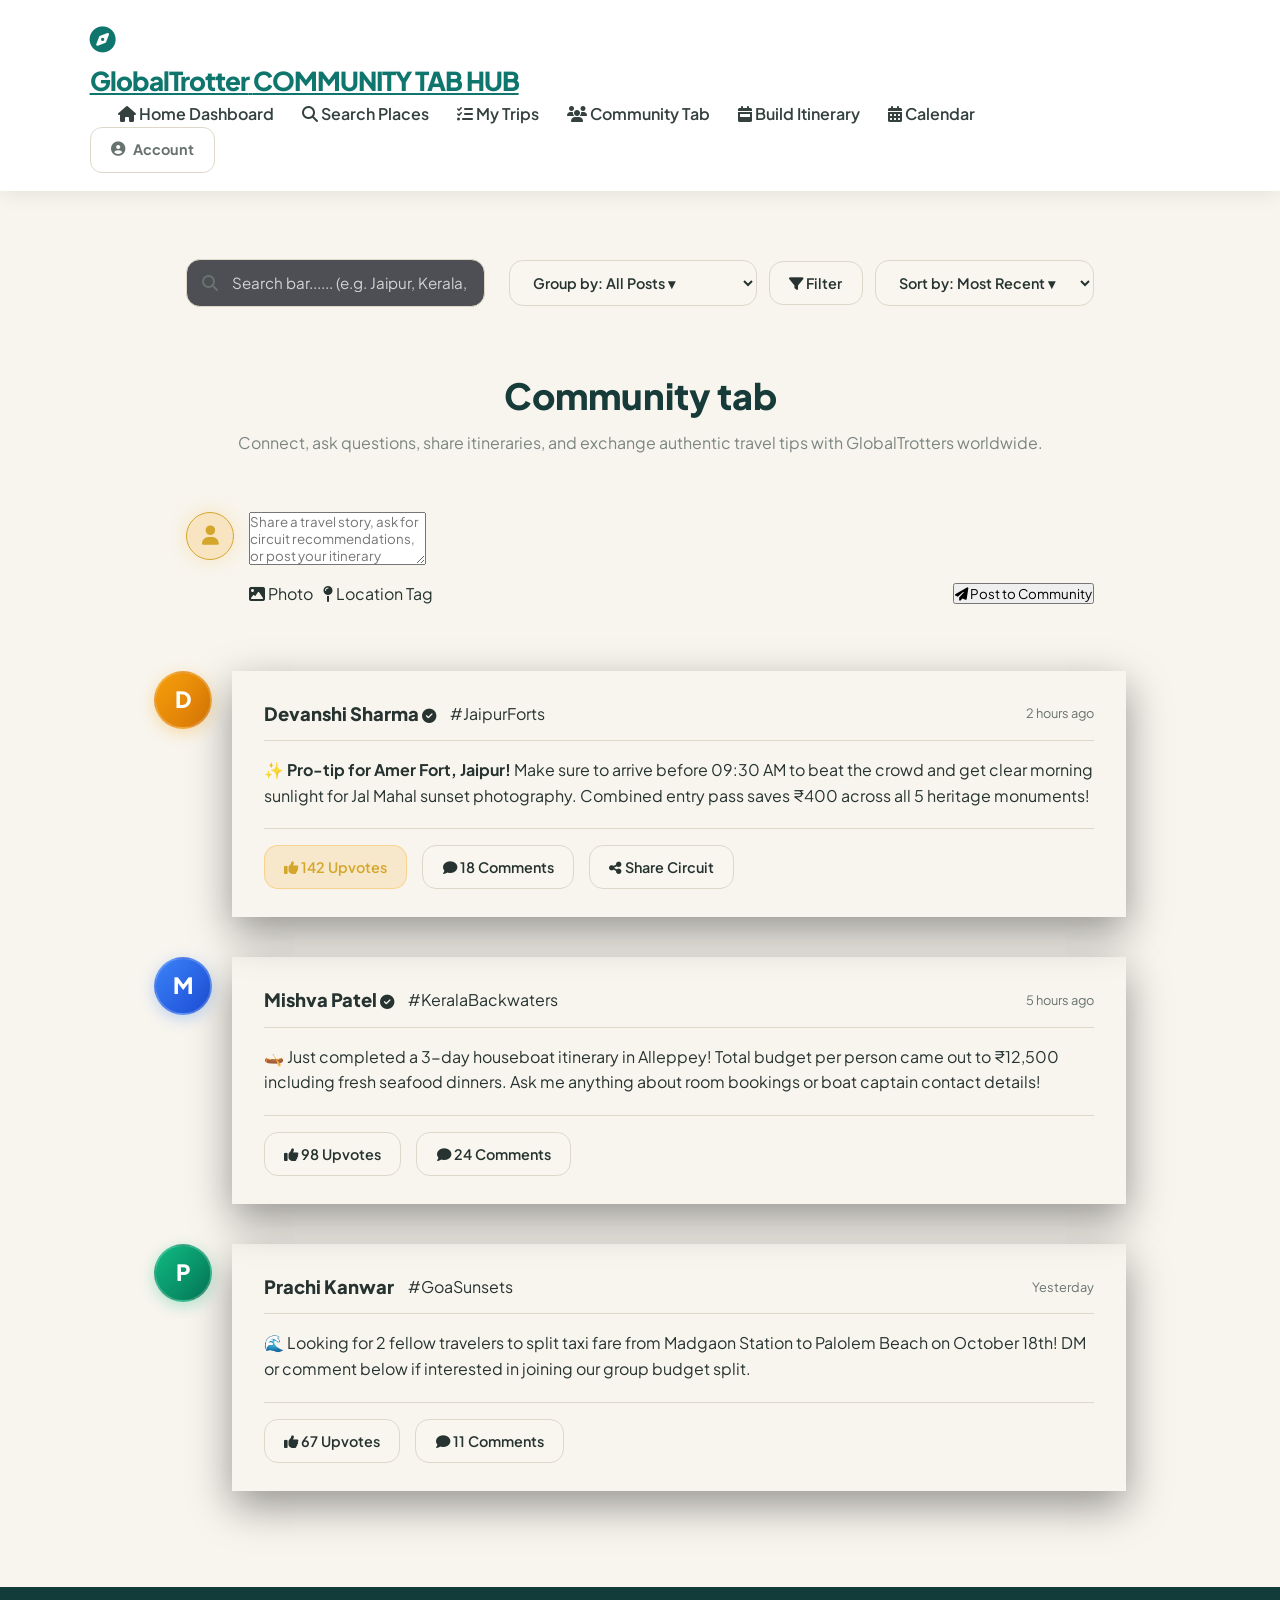
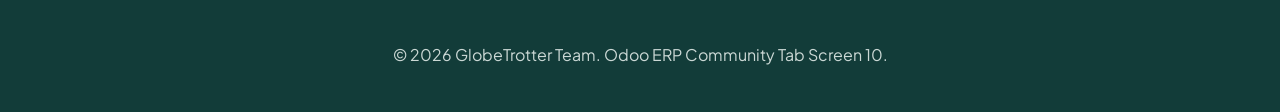
<file: community.html>
<!DOCTYPE html>
<html lang="en">
<head>
    <meta charset="UTF-8">
    <meta name="viewport" content="width=device-width, initial-scale=1.0">
    <meta name="description" content="GlobalTrotter Community Tab Screen (Screen 10) - Connect with fellow travelers, share circuit recommendations, upvote tips, and post discussions.">
    <title>GlobalTrotter | Community Tab Screen (Screen 10)</title>

    <!-- Google Fonts -->
    <link rel="preconnect" href="https://fonts.googleapis.com">
    <link rel="preconnect" href="https://fonts.gstatic.com" crossorigin>
    <link href="https://fonts.googleapis.com/css2?family=Outfit:wght@300;400;500;600;700;800;900&family=Plus+Jakarta+Sans:wght@300;400;500;600;700;800&display=swap" rel="stylesheet">

    <!-- FontAwesome Icons -->
    <link rel="stylesheet" href="https://cdnjs.cloudflare.com/ajax/libs/font-awesome/6.4.0/css/all.min.css">
    <link rel="stylesheet" href="style.css">
</head>
<body>

    <!-- Ambient Glowing Orbs -->
    <div class="ambient-glow-1"></div>
    <div class="ambient-glow-2"></div>
    <div class="ambient-glow-3"></div>

    <!-- Header Navigation Bar -->
    <header>
        <div class="header-container">
            <a href="index.html" class="logo">
                <div class="logo-icon">
                    <i class="fa-solid fa-compass fa-spin-pulse" style="--fa-animation-duration: 12s;"></i>
                </div>
                <div class="logo-text">
                    <span class="brand-title">GlobalTrotter</span>
                    <span class="brand-subtitle">COMMUNITY TAB HUB</span>
                </div>
            </a>

            <nav class="nav-menu">
                <a href="index.html" class="nav-link"><i class="fa-solid fa-house"></i> Home Dashboard</a>
                <a href="search.html" class="nav-link"><i class="fa-solid fa-magnifying-glass"></i> Search Places</a>
                <a href="trip_list.html" class="nav-link"><i class="fa-solid fa-list-check"></i> My Trips</a>
                <a href="community.html" class="nav-link active"><i class="fa-solid fa-users"></i> Community Tab</a>
                <a href="itinerary_builder.html" class="nav-link"><i class="fa-solid fa-calendar-week"></i> Build Itinerary</a>
                <a href="calendar.html" class="nav-link"><i class="fa-solid fa-calendar-days"></i> Calendar</a>
            </nav>

            <div class="header-actions">
                <a href="login.html" class="btn-auth-link" id="userAuthLink">
                    <i class="fa-solid fa-circle-user"></i> Account
                </a>
            </div>
        </div>
    </header>

    <!-- Main Community Container matching Screen 10 Excalidraw Mockup -->
    <main class="itinerary-view-container">

        <!-- Controls Toolbar Bar matching Screen 10 mockup -->
        <section class="screen9-controls-bar glass-panel">
            <div class="search-input-wrapper">
                <i class="fa-solid fa-magnifying-glass search-icon"></i>
                <input type="text" id="communitySearchInput" class="search-bar-input" placeholder="Search bar...... (e.g. Jaipur, Kerala, Budget, Homestay)" oninput="filterCommunityFeed(this.value)">
            </div>

            <div class="controls-actions-group">
                <select class="control-btn-select" id="groupCommunitySelect" onchange="applyCommunityFilter()">
                    <option value="all">Group by: All Posts ▾</option>
                    <option value="itinerary">Group by: Itineraries ▾</option>
                    <option value="tips">Group by: Travel Tips ▾</option>
                    <option value="budget">Group by: Budget Advice ▾</option>
                </select>

                <button class="control-btn" onclick="toggleCommunityFilter()">
                    <i class="fa-solid fa-filter"></i> Filter
                </button>

                <select class="control-btn-select" id="sortCommunitySelect" onchange="applyCommunityFilter()">
                    <option value="recent">Sort by: Most Recent ▾</option>
                    <option value="likes">Sort by: Top Upvoted ▾</option>
                </select>
            </div>
        </section>

        <!-- Main Title Header matching Screen 10 Excalidraw -->
        <div class="screen9-header-title">
            <h2>Community tab</h2>
            <p class="subtitle">Connect, ask questions, share itineraries, and exchange authentic travel tips with GlobalTrotters worldwide.</p>
        </div>

        <!-- New Post Input Box -->
        <div class="community-new-post-card glass-panel" style="margin-bottom: 2.5rem; padding: 1.5rem 2rem;">
            <div style="display: flex; gap: 15px; align-items: flex-start;">
                <div class="photo-avatar" style="width: 48px; height: 48px; font-size: 1.2rem; flex-shrink: 0; background: rgba(245, 158, 11, 0.2); border: 1px solid var(--accent-gold); color: var(--accent-gold); border-radius: 50%; display: flex; align-items: center; justify-content: center;">
                    <i class="fa-solid fa-user"></i>
                </div>
                <div style="flex: 1;">
                    <textarea id="newPostContent" rows="3" class="sec-info-input" placeholder="Share a travel story, ask for circuit recommendations, or post your itinerary budget..."></textarea>
                    <div style="display: flex; justify-content: space-between; align-items: center; margin-top: 10px;">
                        <div style="display: flex; gap: 10px;">
                            <span class="tag-pill tag-purple" style="cursor: pointer;"><i class="fa-solid fa-image"></i> Photo</span>
                            <span class="tag-pill tag-blue" style="cursor: pointer;"><i class="fa-solid fa-map-pin"></i> Location Tag</span>
                        </div>
                        <button type="button" class="btn-primary glow-button" onclick="createNewCommunityPost()">
                            <i class="fa-solid fa-paper-plane"></i> Post to Community
                        </button>
                    </div>
                </div>
            </div>
        </div>

        <!-- Community Feed List with Circle Avatars matching Screen 10 Excalidraw -->
        <div class="day-timeline-wrapper" id="communityFeedList">

            <!-- POST 1 -->
            <div class="community-post-item" style="display: flex; gap: 20px; align-items: flex-start;">
                <div class="community-circle-avatar" style="width: 58px; height: 58px; border-radius: 50%; background: linear-gradient(135deg, #f59e0b, #d97706); display: flex; align-items: center; justify-content: center; font-size: 1.4rem; color: #fff; font-weight: 800; flex-shrink: 0; border: 2px solid rgba(255,255,255,0.2); box-shadow: 0 4px 15px rgba(245, 158, 11, 0.3);">
                    D
                </div>
                <div class="itinerary-section-card glass-panel" style="flex: 1; padding: 1.75rem 2rem;">
                    <div class="section-card-header" style="margin-bottom: 1rem; padding-bottom: 0.75rem;">
                        <div class="section-badge-title">
                            <h4 style="font-size: 1.15rem; font-weight: 800;">Devanshi Sharma <i class="fa-solid fa-circle-check text-emerald" style="font-size: 0.9rem;"></i></h4>
                            <span class="tag-pill tag-purple">#JaipurForts</span>
                        </div>
                        <span style="font-size: 0.8rem; color: var(--text-secondary);">2 hours ago</span>
                    </div>
                    <p style="color: var(--text-primary); font-size: 1rem; line-height: 1.6; margin-bottom: 1.25rem;">
                        ✨ <strong>Pro-tip for Amer Fort, Jaipur!</strong> Make sure to arrive before 09:30 AM to beat the crowd and get clear morning sunlight for Jal Mahal sunset photography. Combined entry pass saves ₹400 across all 5 heritage monuments!
                    </p>
                    <div style="display: flex; gap: 15px; align-items: center; border-top: 1px solid var(--border-card); padding-top: 1rem;">
                        <button type="button" class="control-btn" onclick="likePost(this, 142)" style="background: rgba(245, 158, 11, 0.15); border-color: rgba(245, 158, 11, 0.3); color: var(--accent-gold);">
                            <i class="fa-solid fa-thumbs-up"></i> <span class="like-count">142</span> Upvotes
                        </button>
                        <button type="button" class="control-btn" onclick="focusCommentInput(1)">
                            <i class="fa-solid fa-comment"></i> 18 Comments
                        </button>
                        <button type="button" class="control-btn">
                            <i class="fa-solid fa-share-nodes"></i> Share Circuit
                        </button>
                    </div>
                </div>
            </div>

            <!-- POST 2 -->
            <div class="community-post-item" style="display: flex; gap: 20px; align-items: flex-start;">
                <div class="community-circle-avatar" style="width: 58px; height: 58px; border-radius: 50%; background: linear-gradient(135deg, #3b82f6, #1d4ed8); display: flex; align-items: center; justify-content: center; font-size: 1.4rem; color: #fff; font-weight: 800; flex-shrink: 0; border: 2px solid rgba(255,255,255,0.2); box-shadow: 0 4px 15px rgba(59, 130, 246, 0.3);">
                    M
                </div>
                <div class="itinerary-section-card glass-panel" style="flex: 1; padding: 1.75rem 2rem;">
                    <div class="section-card-header" style="margin-bottom: 1rem; padding-bottom: 0.75rem;">
                        <div class="section-badge-title">
                            <h4 style="font-size: 1.15rem; font-weight: 800;">Mishva Patel <i class="fa-solid fa-circle-check text-emerald" style="font-size: 0.9rem;"></i></h4>
                            <span class="tag-pill tag-cyan">#KeralaBackwaters</span>
                        </div>
                        <span style="font-size: 0.8rem; color: var(--text-secondary);">5 hours ago</span>
                    </div>
                    <p style="color: var(--text-primary); font-size: 1rem; line-height: 1.6; margin-bottom: 1.25rem;">
                        🛶 Just completed a 3-day houseboat itinerary in Alleppey! Total budget per person came out to ₹12,500 including fresh seafood dinners. Ask me anything about room bookings or boat captain contact details!
                    </p>
                    <div style="display: flex; gap: 15px; align-items: center; border-top: 1px solid var(--border-card); padding-top: 1rem;">
                        <button type="button" class="control-btn" onclick="likePost(this, 98)">
                            <i class="fa-solid fa-thumbs-up"></i> <span class="like-count">98</span> Upvotes
                        </button>
                        <button type="button" class="control-btn">
                            <i class="fa-solid fa-comment"></i> 24 Comments
                        </button>
                    </div>
                </div>
            </div>

            <!-- POST 3 -->
            <div class="community-post-item" style="display: flex; gap: 20px; align-items: flex-start;">
                <div class="community-circle-avatar" style="width: 58px; height: 58px; border-radius: 50%; background: linear-gradient(135deg, #10b981, #047857); display: flex; align-items: center; justify-content: center; font-size: 1.4rem; color: #fff; font-weight: 800; flex-shrink: 0; border: 2px solid rgba(255,255,255,0.2); box-shadow: 0 4px 15px rgba(16, 185, 129, 0.3);">
                    P
                </div>
                <div class="itinerary-section-card glass-panel" style="flex: 1; padding: 1.75rem 2rem;">
                    <div class="section-card-header" style="margin-bottom: 1rem; padding-bottom: 0.75rem;">
                        <div class="section-badge-title">
                            <h4 style="font-size: 1.15rem; font-weight: 800;">Prachi Kanwar</h4>
                            <span class="tag-pill tag-amber">#GoaSunsets</span>
                        </div>
                        <span style="font-size: 0.8rem; color: var(--text-secondary);">Yesterday</span>
                    </div>
                    <p style="color: var(--text-primary); font-size: 1rem; line-height: 1.6; margin-bottom: 1.25rem;">
                        🌊 Looking for 2 fellow travelers to split taxi fare from Madgaon Station to Palolem Beach on October 18th! DM or comment below if interested in joining our group budget split.
                    </p>
                    <div style="display: flex; gap: 15px; align-items: center; border-top: 1px solid var(--border-card); padding-top: 1rem;">
                        <button type="button" class="control-btn" onclick="likePost(this, 67)">
                            <i class="fa-solid fa-thumbs-up"></i> <span class="like-count">67</span> Upvotes
                        </button>
                        <button type="button" class="control-btn">
                            <i class="fa-solid fa-comment"></i> 11 Comments
                        </button>
                    </div>
                </div>
            </div>

        </div>

    </main>

    <!-- Footer -->
    <footer>
        <div class="footer-container">
            <p>&copy; 2026 GlobeTrotter Team. Odoo ERP Community Tab Screen 10.</p>
        </div>
    </footer>

    <script>
        // Upvote Like Button Toggle
        function likePost(btn, initialLikes) {
            const countSpan = btn.querySelector(".like-count");
            let current = parseInt(countSpan.textContent) || initialLikes;
            if (btn.classList.contains("liked")) {
                btn.classList.remove("liked");
                btn.style.background = "";
                btn.style.color = "";
                countSpan.textContent = current - 1;
            } else {
                btn.classList.add("liked");
                btn.style.background = "rgba(245, 158, 11, 0.2)";
                btn.style.color = "var(--accent-gold)";
                countSpan.textContent = current + 1;
            }
        }

        // Create New Community Post with Odoo Backend & Local Database Persistence
        async function createNewCommunityPost() {
            const textarea = document.getElementById("newPostContent");
            const text = textarea.value.trim();
            if (!text) {
                alert("Please write something to share with the community!");
                return;
            }

            const storedUser = JSON.parse(localStorage.getItem("gt_user") || "{}");
            const userName = storedUser.name || "Traveler";
            const initial = userName.charAt(0).toUpperCase();

            const postObj = {
                id: Date.now(),
                author: userName,
                text: text,
                time: "Just now",
                likes: 1,
                comments: 0
            };

            // 1. Save in Client-side Local Storage Database
            const localPosts = JSON.parse(localStorage.getItem("gt_community_posts") || "[]");
            localPosts.unshift(postObj);
            localStorage.setItem("gt_community_posts", JSON.stringify(localPosts));

            // 2. Sync to Odoo ERP Backend API
            try {
                await fetch("/api/v1/community/post", {
                    method: "POST",
                    headers: { "Content-Type": "application/json" },
                    body: JSON.stringify({ author: userName, text: text })
                });
            } catch (err) {
                console.log("Community post saved in local database:", err);
            }

            const feed = document.getElementById("communityFeedList");
            const postItem = document.createElement("div");
            postItem.className = "community-post-item";
            postItem.style.cssText = "display: flex; gap: 20px; align-items: flex-start;";

            postItem.innerHTML = `
                <div class="community-circle-avatar" style="width: 58px; height: 58px; border-radius: 50%; background: linear-gradient(135deg, #f59e0b, #d97706); display: flex; align-items: center; justify-content: center; font-size: 1.4rem; color: #fff; font-weight: 800; flex-shrink: 0; border: 2px solid rgba(255,255,255,0.2);">
                    ${initial}
                </div>
                <div class="itinerary-section-card glass-panel" style="flex: 1; padding: 1.75rem 2rem;">
                    <div class="section-card-header" style="margin-bottom: 1rem; padding-bottom: 0.75rem;">
                        <div class="section-badge-title">
                            <h4 style="font-size: 1.15rem; font-weight: 800;">${userName} <i class="fa-solid fa-circle-check text-emerald" style="font-size: 0.9rem;"></i></h4>
                            <span class="tag-pill tag-purple">#GlobalTrotter</span>
                        </div>
                        <span style="font-size: 0.8rem; color: var(--text-secondary);">Just now</span>
                    </div>
                    <p style="color: var(--text-primary); font-size: 1rem; line-height: 1.6; margin-bottom: 1.25rem;">
                        ${text}
                    </p>
                    <div style="display: flex; gap: 15px; align-items: center; border-top: 1px solid var(--border-card); padding-top: 1rem;">
                        <button type="button" class="control-btn" onclick="likePost(this, 1)">
                            <i class="fa-solid fa-thumbs-up"></i> <span class="like-count">1</span> Upvote
                        </button>
                        <button type="button" class="control-btn">
                            <i class="fa-solid fa-comment"></i> 0 Comments
                        </button>
                    </div>
                </div>
            `;

            feed.prepend(postItem);
            textarea.value = "";
            alert("🎉 Your post has been published and synchronized with Odoo ERP!");
        }

        // Live Search Filter for Community Posts
        function filterCommunityFeed(query) {
            const q = query.toLowerCase().trim();
            const posts = document.querySelectorAll(".community-post-item");
            posts.forEach(post => {
                if (post.textContent.toLowerCase().includes(q)) {
                    post.style.display = "flex";
                } else {
                    post.style.display = "none";
                }
            });
        }

        function applyCommunityFilter() {
            console.log("Community filter applied.");
        }

        function toggleCommunityFilter() {
            alert("🔍 Filter by Tag: #JaipurForts, #KeralaBackwaters, #GoaSunsets, #BudgetAdvice");
        }

        function loadSavedCommunityPosts() {
            const savedPosts = JSON.parse(localStorage.getItem("gt_community_posts") || "[]");
            if (savedPosts.length === 0) return;

            const feed = document.getElementById("communityFeedList");
            savedPosts.forEach(post => {
                const initial = post.author ? post.author.charAt(0).toUpperCase() : "T";
                const postItem = document.createElement("div");
                postItem.className = "community-post-item";
                postItem.style.cssText = "display: flex; gap: 20px; align-items: flex-start;";

                postItem.innerHTML = `
                    <div class="community-circle-avatar" style="width: 58px; height: 58px; border-radius: 50%; background: linear-gradient(135deg, #f59e0b, #d97706); display: flex; align-items: center; justify-content: center; font-size: 1.4rem; color: #fff; font-weight: 800; flex-shrink: 0; border: 2px solid rgba(255,255,255,0.2);">
                        ${initial}
                    </div>
                    <div class="itinerary-section-card glass-panel" style="flex: 1; padding: 1.75rem 2rem;">
                        <div class="section-card-header" style="margin-bottom: 1rem; padding-bottom: 0.75rem;">
                            <div class="section-badge-title">
                                <h4 style="font-size: 1.15rem; font-weight: 800;">${post.author} <i class="fa-solid fa-circle-check text-emerald" style="font-size: 0.9rem;"></i></h4>
                                <span class="tag-pill tag-purple">#GlobalTrotter</span>
                            </div>
                            <span style="font-size: 0.8rem; color: var(--text-secondary);">${post.time || 'Recently'}</span>
                        </div>
                        <p style="color: var(--text-primary); font-size: 1rem; line-height: 1.6; margin-bottom: 1.25rem;">
                            ${post.text}
                        </p>
                        <div style="display: flex; gap: 15px; align-items: center; border-top: 1px solid var(--border-card); padding-top: 1rem;">
                            <button type="button" class="control-btn" onclick="likePost(this, ${post.likes || 1})">
                                <i class="fa-solid fa-thumbs-up"></i> <span class="like-count">${post.likes || 1}</span> Upvote
                            </button>
                            <button type="button" class="control-btn">
                                <i class="fa-solid fa-comment"></i> ${post.comments || 0} Comments
                            </button>
                        </div>
                    </div>
                `;
                feed.prepend(postItem);
            });
        }

        document.addEventListener("DOMContentLoaded", function() {
            loadSavedCommunityPosts();

            const userAuthLink = document.getElementById("userAuthLink");
            const storedUser = localStorage.getItem("gt_user");
            if (storedUser && userAuthLink) {
                try {
                    const user = JSON.parse(storedUser);
                    if (user && user.isLoggedIn) {
                        userAuthLink.innerHTML = `<i class="fa-solid fa-circle-user"></i> Hi, ${user.name.split(' ')[0]}`;
                    }
                } catch(e){}
            }
        });
    </script>
</body>
</html>
</file>
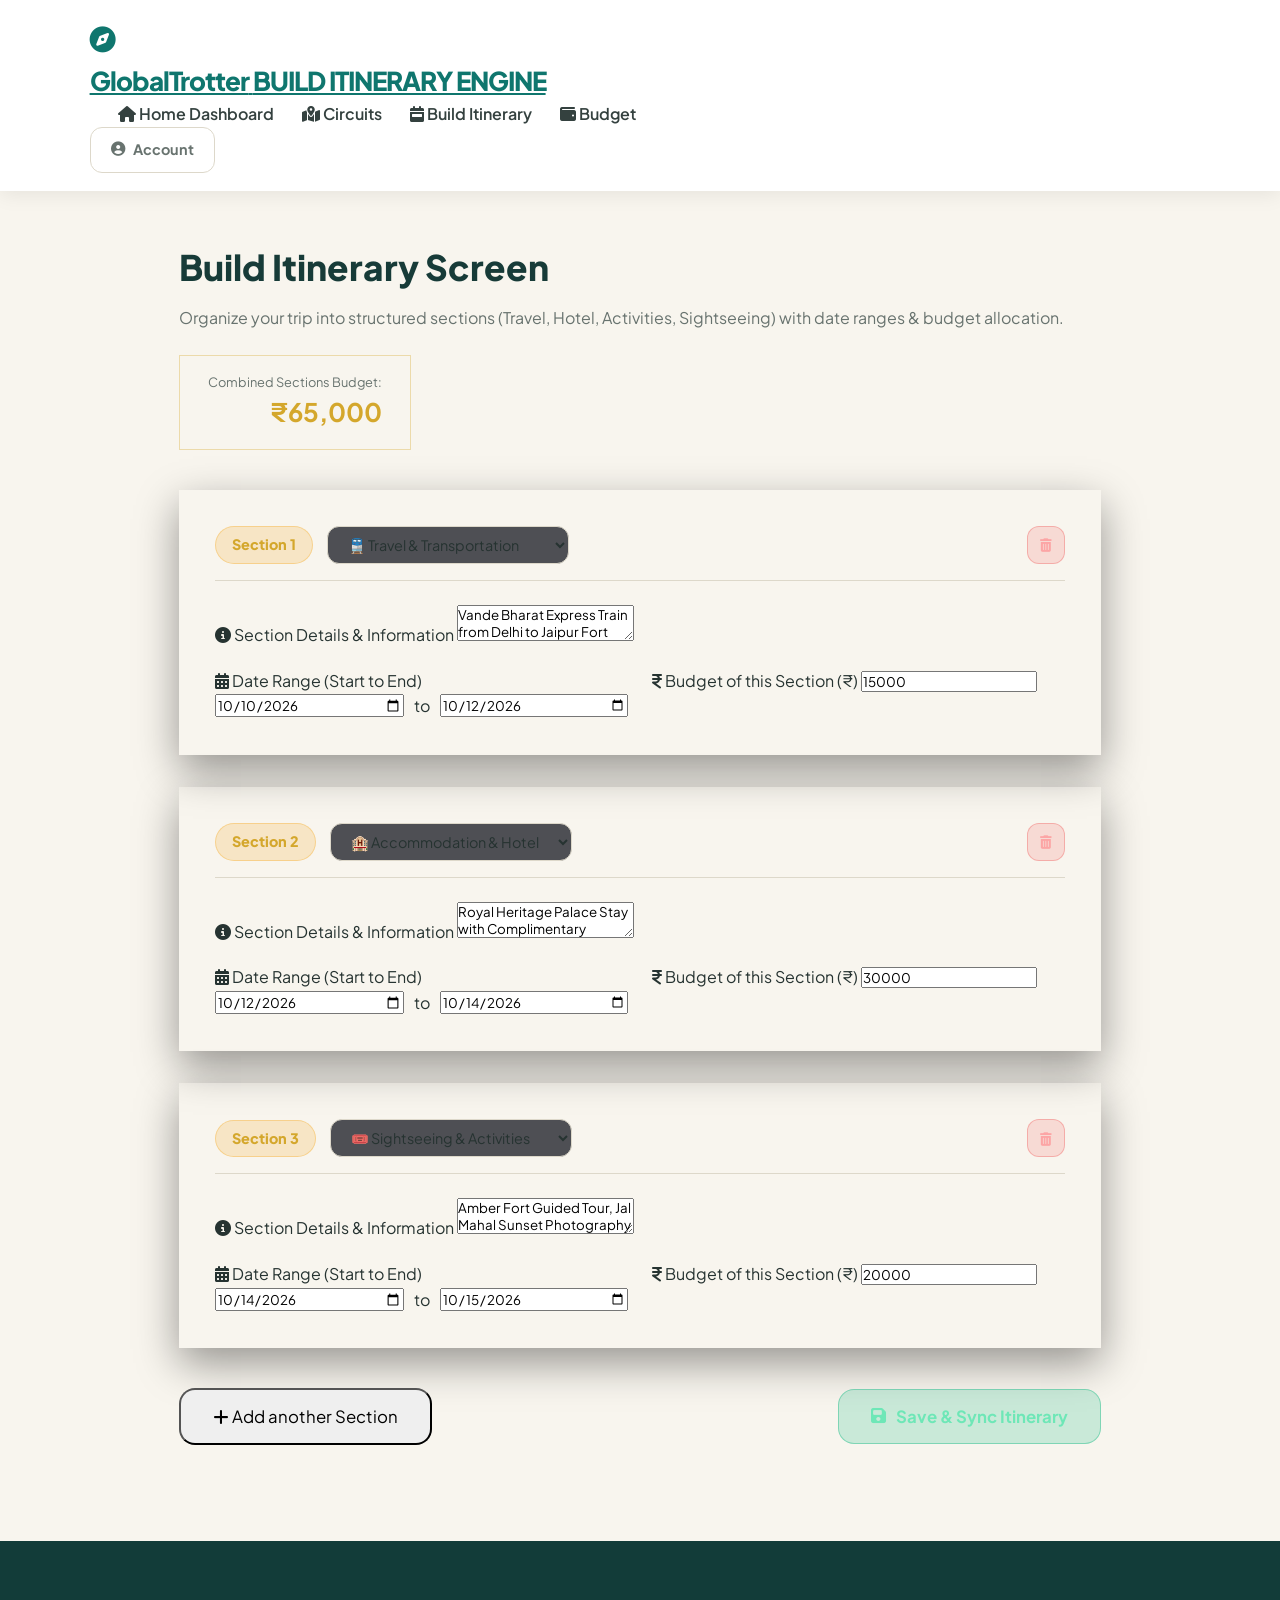
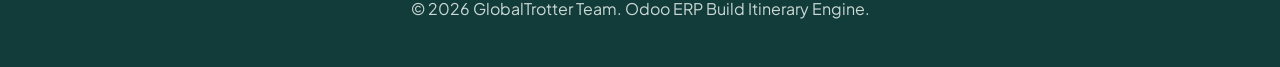
<file: itinerary_builder.html>
<!DOCTYPE html>
<html lang="en">
<head>
    <meta charset="UTF-8">
    <meta name="viewport" content="width=device-width, initial-scale=1.0">
    <meta name="description" content="GlobalTrotter Build Itinerary Screen (Screen 5) - Add travel sections, hotels, activities, date ranges, and section budgets.">
    <title>GlobalTrotter | Build Itinerary Screen</title>
    
    <!-- Google Fonts -->
    <link rel="preconnect" href="https://fonts.googleapis.com">
    <link rel="preconnect" href="https://fonts.gstatic.com" crossorigin>
    <link href="https://fonts.googleapis.com/css2?family=Outfit:wght@300;400;500;600;700;800;900&family=Plus+Jakarta+Sans:wght@300;400;500;600;700;800&display=swap" rel="stylesheet">
    
    <!-- FontAwesome Icons & Database Helper -->
    <link rel="stylesheet" href="https://cdnjs.cloudflare.com/ajax/libs/font-awesome/6.4.0/css/all.min.css">
    <link rel="stylesheet" href="style.css">
    <script src="db_helper.js"></script>
</head>

<body>

    <!-- Ambient Glowing Orbs -->
    <div class="ambient-glow-1"></div>
    <div class="ambient-glow-2"></div>
    <div class="ambient-glow-3"></div>

    <!-- Navigation Header -->
    <header>
        <div class="header-container">
            <a href="index.html" class="logo">
                <div class="logo-icon">
                    <i class="fa-solid fa-compass fa-spin-pulse" style="--fa-animation-duration: 12s;"></i>
                </div>
                <div class="logo-text">
                    <span class="brand-title">GlobalTrotter</span>
                    <span class="brand-subtitle">BUILD ITINERARY ENGINE</span>
                </div>
            </a>

            <nav class="nav-menu">
                <a href="index.html" class="nav-link"><i class="fa-solid fa-house"></i> Home Dashboard</a>
                <a href="index.html#destinations" class="nav-link"><i class="fa-solid fa-map-location-dot"></i> Circuits</a>
                <a href="itinerary_builder.html" class="nav-link active"><i class="fa-solid fa-calendar-week"></i> Build Itinerary</a>
                <a href="index.html#budget" class="nav-link"><i class="fa-solid fa-wallet"></i> Budget</a>
            </nav>

            <div class="header-actions">
                <a href="login.html" class="btn-auth-link" id="userAuthLink">
                    <i class="fa-solid fa-circle-user"></i> Account
                </a>
            </div>
        </div>
    </header>

    <!-- Main Container matching Screen 5 Mockup -->
    <main class="itinerary-builder-container">
        
        <div class="builder-title-header">
            <div>
                <h2>Build Itinerary Screen</h2>
                <p>Organize your trip into structured sections (Travel, Hotel, Activities, Sightseeing) with date ranges & budget allocation.</p>
            </div>
            
            <div class="total-budget-badge glass-panel">
                <span>Combined Sections Budget:</span>
                <strong id="totalSectionsBudget">₹65,000</strong>
            </div>
        </div>

        <!-- Sections List Container -->
        <div id="sectionsList" class="sections-list-wrapper">
            <!-- Dynamic Section Cards Rendered Here -->
        </div>

        <!-- Add Another Section Button matching Excalidraw Mockup -->
        <div class="add-section-wrapper">
            <button type="button" class="btn-add-section glow-button" onclick="addNewSection()">
                <i class="fa-solid fa-plus"></i> Add another Section
            </button>

            <button type="button" class="btn-save-itinerary" onclick="saveItineraryBuilder()">
                <i class="fa-solid fa-floppy-disk"></i> Save & Sync Itinerary
            </button>
        </div>

    </main>

    <!-- Footer -->
    <footer>
        <div class="footer-container">
            <p>&copy; 2026 GlobalTrotter Team. Odoo ERP Build Itinerary Engine.</p>
        </div>
    </footer>

    <script>
        let sectionCounter = 0;

        // Render Default or Saved Section Cards
        function loadSavedSections() {
            const savedData = localStorage.getItem("gt_saved_itinerary_sections");
            const sectionsList = document.getElementById("sectionsList");
            sectionsList.innerHTML = "";

            let sectionsToRender = [
                {
                    id: 1,
                    category: "travel",
                    info: "Vande Bharat Express Train from Delhi to Jaipur Fort Station + Hotel Check-in.",
                    start_date: "2026-10-10",
                    end_date: "2026-10-12",
                    budget: 15000
                },
                {
                    id: 2,
                    category: "hotel",
                    info: "Royal Heritage Palace Stay with Complimentary Rajasthani Breakfast & Pool.",
                    start_date: "2026-10-12",
                    end_date: "2026-10-14",
                    budget: 30000
                },
                {
                    id: 3,
                    category: "activity",
                    info: "Amber Fort Guided Tour, Jal Mahal Sunset Photography & Elephant Safari.",
                    start_date: "2026-10-14",
                    end_date: "2026-10-15",
                    budget: 20000
                }
            ];

            if (savedData) {
                try {
                    const parsed = JSON.parse(savedData);
                    if (Array.isArray(parsed) && parsed.length > 0) {
                        sectionsToRender = parsed;
                    }
                } catch(e) {
                    console.error("Parse saved sections error:", e);
                }
            }

            sectionCounter = 0;
            sectionsToRender.forEach(sec => {
                sectionCounter++;
                renderSectionCard(sectionCounter, sec.category, sec.info, sec.start_date, sec.end_date, sec.budget);
            });

            calculateTotalSectionsBudget();
        }

        // Render Single Section Card HTML
        function renderSectionCard(secId, category, info, startDate, endDate, budget) {
            const sectionsList = document.getElementById("sectionsList");
            const card = document.createElement("div");
            card.className = "itinerary-section-card glass-panel";
            card.id = `section-${secId}`;

            card.innerHTML = `
                <div class="section-card-header">
                    <div class="section-badge-title">
                        <span class="sec-num-badge">Section ${secId}</span>
                        <select class="section-category-select">
                            <option value="travel" ${category === 'travel' ? 'selected' : ''}>🚆 Travel & Transportation</option>
                            <option value="hotel" ${category === 'hotel' ? 'selected' : ''}>🏨 Accommodation & Hotel</option>
                            <option value="activity" ${category === 'activity' ? 'selected' : ''}>🎟️ Sightseeing & Activities</option>
                            <option value="dining" ${category === 'dining' ? 'selected' : ''}>🍽️ Dining & Culinary Tour</option>
                        </select>
                    </div>
                    <button type="button" class="btn-delete-section" onclick="deleteSection(${secId})" title="Remove Section">
                        <i class="fa-solid fa-trash-can"></i>
                    </button>
                </div>

                <div class="section-card-body">
                    <div class="input-group full-width">
                        <label><i class="fa-solid fa-info-circle"></i> Section Details & Information</label>
                        <textarea class="sec-info-input" rows="2" placeholder="All the necessary information about this section. This can be anything like travel section, hotel or any other activity.">${info || ''}</textarea>
                    </div>

                    <div class="section-meta-grid">
                        <div class="input-group">
                            <label><i class="fa-solid fa-calendar-days"></i> Date Range (Start to End)</label>
                            <div class="date-range-box">
                                <input type="date" class="sec-start-date" value="${startDate || '2026-10-10'}">
                                <span>to</span>
                                <input type="date" class="sec-end-date" value="${endDate || '2026-10-12'}">
                            </div>
                        </div>

                        <div class="input-group">
                            <label><i class="fa-solid fa-indian-rupee-sign"></i> Budget of this Section (₹)</label>
                            <input type="number" class="sec-budget-input" value="${budget || 10000}" placeholder="Budget of this section" oninput="calculateTotalSectionsBudget()">
                        </div>
                    </div>
                </div>
            `;

            sectionsList.appendChild(card);
        }

        // Dynamic Add Another Section Handler
        function addNewSection() {
            sectionCounter++;
            renderSectionCard(sectionCounter, "activity", "", "2026-10-15", "2026-10-17", 10000);
            calculateTotalSectionsBudget();

            const newCard = document.getElementById(`section-${sectionCounter}`);
            if (newCard) {
                newCard.scrollIntoView({ behavior: "smooth" });
            }
        }

        // Delete Section Handler
        function deleteSection(secId) {
            const card = document.getElementById(`section-${secId}`);
            if (card) {
                card.remove();
                calculateTotalSectionsBudget();
            }
        }

        // Calculate combined budget of all sections
        function calculateTotalSectionsBudget() {
            const inputs = document.querySelectorAll(".sec-budget-input");
            let total = 0;
            inputs.forEach(inp => {
                const val = Number(inp.value) || 0;
                total += val;
            });

            const totalEl = document.getElementById("totalSectionsBudget");
            if (totalEl) {
                totalEl.textContent = "₹" + total.toLocaleString("en-IN");
            }
        }

        // Save & Sync Itinerary to Backend API and Local Storage
        async function saveItineraryBuilder() {
            const cards = document.querySelectorAll(".itinerary-section-card");
            const sectionsData = [];

            cards.forEach(card => {
                const categorySelect = card.querySelector(".section-category-select");
                const infoInput = card.querySelector(".sec-info-input");
                const startDateInput = card.querySelector(".sec-start-date");
                const endDateInput = card.querySelector(".sec-end-date");
                const budgetInput = card.querySelector(".sec-budget-input");

                sectionsData.push({
                    category: categorySelect ? categorySelect.value : "activity",
                    info: infoInput ? infoInput.value.trim() : "",
                    start_date: startDateInput ? startDateInput.value : "",
                    end_date: endDateInput ? endDateInput.value : "",
                    budget: budgetInput ? Number(budgetInput.value) || 0 : 0
                });
            });

            // 1. Save to Local Storage Database
            localStorage.setItem("gt_saved_itinerary_sections", JSON.stringify(sectionsData));

            // 2. Sync to Odoo Backend REST API
            try {
                const response = await fetch("/api/v1/trips/1/itinerary", {
                    method: "POST",
                    headers: { "Content-Type": "application/json" },
                    body: JSON.stringify({ sections: sectionsData })
                });
                if (response.ok) {
                    const result = await response.json();
                    console.log("Odoo Backend Sync Result:", result);
                }
            } catch (err) {
                console.log("Odoo backend offline, data persisted in local storage:", err);
            }

            alert("✨ Itinerary Sections successfully saved and synchronized with your Odoo ERP backend & workspace!");
            window.location.href = "index.html#itinerary";
        }

        // Check Auth State on Page Load
        document.addEventListener("DOMContentLoaded", function() {
            loadSavedSections();

            const userAuthLink = document.getElementById("userAuthLink");
            const storedUser = localStorage.getItem("gt_user");
            if (storedUser && userAuthLink) {
                try {
                    const user = JSON.parse(storedUser);
                    if (user && user.isLoggedIn) {
                        userAuthLink.innerHTML = `<i class="fa-solid fa-circle-user"></i> Hi, ${user.name.split(' ')[0]}`;
                    }
                } catch(e){}
            }
        });
    </script>
</body>
</html>
</file>
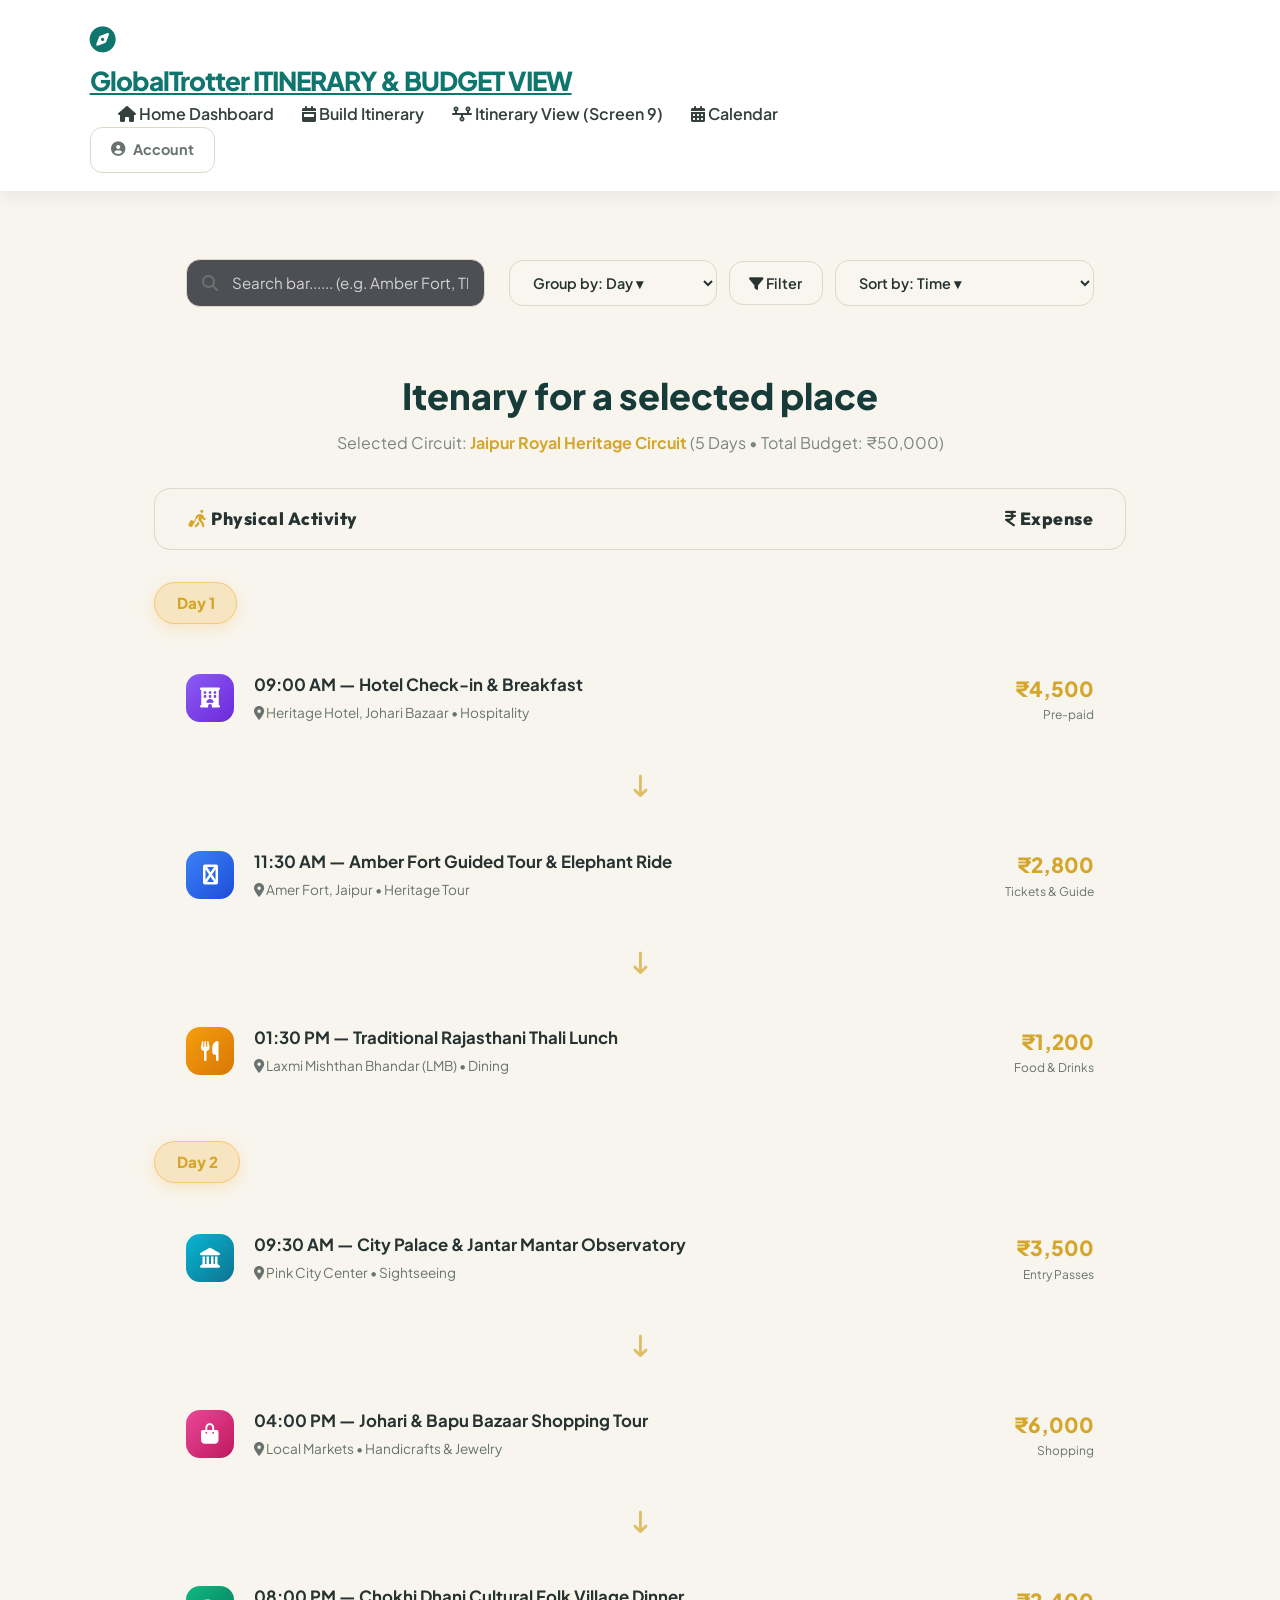
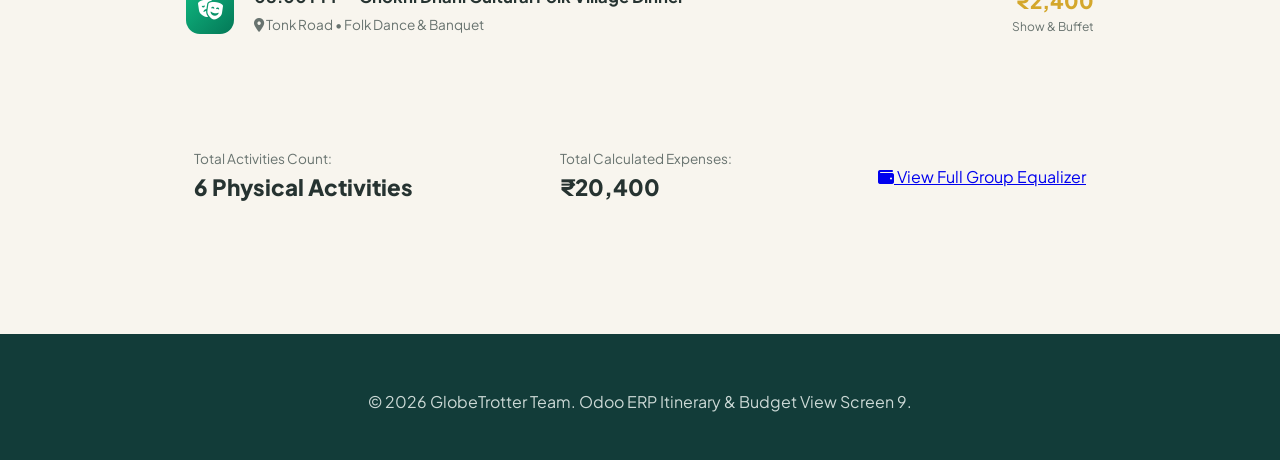
<file: itinerary_view.html>
<!DOCTYPE html>
<html lang="en">
<head>
    <meta charset="UTF-8">
    <meta name="viewport" content="width=device-width, initial-scale=1.0">
    <meta name="description" content="GlobalTrotter Itinerary View Screen with Budget Section (Screen 9) - Timeline of physical activities and expense breakdowns for selected places.">
    <title>GlobalTrotter | Itinerary View with Budget Section (Screen 9)</title>
    
    <!-- Google Fonts -->
    <link rel="preconnect" href="https://fonts.googleapis.com">
    <link rel="preconnect" href="https://fonts.gstatic.com" crossorigin>
    <link href="https://fonts.googleapis.com/css2?family=Outfit:wght@300;400;500;600;700;800;900&family=Plus+Jakarta+Sans:wght@300;400;500;600;700;800&display=swap" rel="stylesheet">
    
    <!-- FontAwesome Icons -->
    <link rel="stylesheet" href="https://cdnjs.cloudflare.com/ajax/libs/font-awesome/6.4.0/css/all.min.css">
    <link rel="stylesheet" href="style.css">
</head>

<body>

    <!-- Ambient Glowing Orbs -->
    <div class="ambient-glow-1"></div>
    <div class="ambient-glow-2"></div>
    <div class="ambient-glow-3"></div>

    <!-- Header Navigation Bar -->
    <header>
        <div class="header-container">
            <a href="index.html" class="logo">
                <div class="logo-icon">
                    <i class="fa-solid fa-compass fa-spin-pulse" style="--fa-animation-duration: 12s;"></i>
                </div>
                <div class="logo-text">
                    <span class="brand-title">GlobalTrotter</span>
                    <span class="brand-subtitle">ITINERARY & BUDGET VIEW</span>
                </div>
            </a>

            <nav class="nav-menu">
                <a href="index.html" class="nav-link"><i class="fa-solid fa-house"></i> Home Dashboard</a>
                <a href="itinerary_builder.html" class="nav-link"><i class="fa-solid fa-calendar-week"></i> Build Itinerary</a>
                <a href="itinerary_view.html" class="nav-link active"><i class="fa-solid fa-timeline"></i> Itinerary View (Screen 9)</a>
                <a href="calendar.html" class="nav-link"><i class="fa-solid fa-calendar-days"></i> Calendar</a>
            </nav>

            <div class="header-actions">
                <a href="login.html" class="btn-auth-link" id="userAuthLink">
                    <i class="fa-solid fa-circle-user"></i> Account
                </a>
            </div>
        </div>
    </header>

    <!-- Main Container matching Screen 9 Excalidraw Mockup -->
    <main class="itinerary-view-container">
        
        <!-- Controls Toolbar Bar matching Screen 9 mockup -->
        <section class="screen9-controls-bar glass-panel">
            <div class="search-input-wrapper">
                <i class="fa-solid fa-magnifying-glass search-icon"></i>
                <input type="text" id="activitySearchInput" class="search-bar-input" placeholder="Search bar...... (e.g. Amber Fort, Thali Lunch, Taxi, Hotel)" oninput="filterActivities(this.value)">
            </div>

            <div class="controls-actions-group">
                <select class="control-btn-select" id="groupBySelect" onchange="applyFilters()">
                    <option value="day">Group by: Day ▾</option>
                    <option value="category">Group by: Category ▾</option>
                    <option value="cost">Group by: Cost ▾</option>
                </select>

                <button class="control-btn" onclick="toggleFilterOptions()">
                    <i class="fa-solid fa-filter"></i> Filter
                </button>

                <select class="control-btn-select" id="sortBySelect" onchange="applyFilters()">
                    <option value="time">Sort by: Time ▾</option>
                    <option value="cost_high">Sort by: Cost (High ➡️ Low) ▾</option>
                    <option value="cost_low">Sort by: Cost (Low ➡️ High) ▾</option>
                </select>
            </div>
        </section>

        <!-- Main Title Header -->
        <div class="screen9-header-title">
            <h2>Itenary for a selected place</h2>
            <p class="subtitle">Selected Circuit: <strong id="selectedPlaceTitle" class="text-gold">Jaipur Royal Heritage Circuit</strong> (5 Days • Total Budget: ₹50,000)</p>
        </div>

        <!-- Table Column Headers: Physical Activity (Left) | Expense (Right) -->
        <div class="columns-header-row">
            <div class="col-header-title"><i class="fa-solid fa-person-walking-luggage text-gold"></i> Physical Activity</div>
            <div class="col-header-title text-right"><i class="fa-solid fa-indian-rupee-sign text-emerald"></i> Expense</div>
        </div>

        <!-- Day-wise Activity Timeline List -->
        <div class="day-timeline-wrapper" id="dayTimelineList">
            
            <!-- DAY 1 SECTION -->
            <div class="day-block" id="dayBlock-1">
                <div class="day-label-pill">Day 1</div>

                <div class="activity-flow-wrapper">
                    
                    <!-- Activity Item 1 -->
                    <div class="activity-row-card glass-panel">
                        <div class="physical-activity-box">
                            <div class="act-icon-bubble purple-bg"><i class="fa-solid fa-hotel"></i></div>
                            <div>
                                <h4>09:00 AM — Hotel Check-in & Breakfast</h4>
                                <p><i class="fa-solid fa-location-dot"></i> Heritage Hotel, Johari Bazaar • Hospitality</p>
                            </div>
                        </div>
                        <div class="expense-box">
                            <span class="expense-amount">₹4,500</span>
                            <span class="expense-tag">Pre-paid</span>
                        </div>
                    </div>

                    <!-- Flow Arrow Down -->
                    <div class="flow-arrow-down"><i class="fa-solid fa-arrow-down-long"></i></div>

                    <!-- Activity Item 2 -->
                    <div class="activity-row-card glass-panel">
                        <div class="physical-activity-box">
                            <div class="act-icon-bubble blue-bg"><i class="fa-solid fa-fort-awesome"></i></div>
                            <div>
                                <h4>11:30 AM — Amber Fort Guided Tour & Elephant Ride</h4>
                                <p><i class="fa-solid fa-location-dot"></i> Amer Fort, Jaipur • Heritage Tour</p>
                            </div>
                        </div>
                        <div class="expense-box">
                            <span class="expense-amount">₹2,800</span>
                            <span class="expense-tag">Tickets & Guide</span>
                        </div>
                    </div>

                    <!-- Flow Arrow Down -->
                    <div class="flow-arrow-down"><i class="fa-solid fa-arrow-down-long"></i></div>

                    <!-- Activity Item 3 -->
                    <div class="activity-row-card glass-panel">
                        <div class="physical-activity-box">
                            <div class="act-icon-bubble amber-bg"><i class="fa-solid fa-utensils"></i></div>
                            <div>
                                <h4>01:30 PM — Traditional Rajasthani Thali Lunch</h4>
                                <p><i class="fa-solid fa-location-dot"></i> Laxmi Mishthan Bhandar (LMB) • Dining</p>
                            </div>
                        </div>
                        <div class="expense-box">
                            <span class="expense-amount">₹1,200</span>
                            <span class="expense-tag">Food & Drinks</span>
                        </div>
                    </div>

                </div>
            </div>

            <!-- DAY 2 SECTION -->
            <div class="day-block" id="dayBlock-2">
                <div class="day-label-pill">Day 2</div>

                <div class="activity-flow-wrapper">
                    
                    <!-- Activity Item 1 -->
                    <div class="activity-row-card glass-panel">
                        <div class="physical-activity-box">
                            <div class="act-icon-bubble cyan-bg"><i class="fa-solid fa-landmark"></i></div>
                            <div>
                                <h4>09:30 AM — City Palace & Jantar Mantar Observatory</h4>
                                <p><i class="fa-solid fa-location-dot"></i> Pink City Center • Sightseeing</p>
                            </div>
                        </div>
                        <div class="expense-box">
                            <span class="expense-amount">₹3,500</span>
                            <span class="expense-tag">Entry Passes</span>
                        </div>
                    </div>

                    <!-- Flow Arrow Down -->
                    <div class="flow-arrow-down"><i class="fa-solid fa-arrow-down-long"></i></div>

                    <!-- Activity Item 2 -->
                    <div class="activity-row-card glass-panel">
                        <div class="physical-activity-box">
                            <div class="act-icon-bubble pink-bg"><i class="fa-solid fa-bag-shopping"></i></div>
                            <div>
                                <h4>04:00 PM — Johari & Bapu Bazaar Shopping Tour</h4>
                                <p><i class="fa-solid fa-location-dot"></i> Local Markets • Handicrafts & Jewelry</p>
                            </div>
                        </div>
                        <div class="expense-box">
                            <span class="expense-amount">₹6,000</span>
                            <span class="expense-tag">Shopping</span>
                        </div>
                    </div>

                    <!-- Flow Arrow Down -->
                    <div class="flow-arrow-down"><i class="fa-solid fa-arrow-down-long"></i></div>

                    <!-- Activity Item 3 -->
                    <div class="activity-row-card glass-panel">
                        <div class="physical-activity-box">
                            <div class="act-icon-bubble emerald-bg"><i class="fa-solid fa-masks-theater"></i></div>
                            <div>
                                <h4>08:00 PM — Chokhi Dhani Cultural Folk Village Dinner</h4>
                                <p><i class="fa-solid fa-location-dot"></i> Tonk Road • Folk Dance & Banquet</p>
                            </div>
                        </div>
                        <div class="expense-box">
                            <span class="expense-amount">₹2,400</span>
                            <span class="expense-tag">Show & Buffet</span>
                        </div>
                    </div>

                </div>
            </div>

        </div>

        <!-- Budget Expense Summary Footer -->
        <section class="screen9-summary-card glass-panel">
            <div class="summary-meta-item">
                <span>Total Activities Count:</span>
                <strong>6 Physical Activities</strong>
            </div>
            <div class="summary-meta-item">
                <span>Total Calculated Expenses:</span>
                <strong class="text-emerald">₹20,400</strong>
            </div>
            <a href="index.html#budget" class="btn-primary glow-button">
                <i class="fa-solid fa-wallet"></i> View Full Group Equalizer
            </a>
        </section>

    </main>

    <!-- Footer -->
    <footer>
        <div class="footer-container">
            <p>&copy; 2026 GlobeTrotter Team. Odoo ERP Itinerary & Budget View Screen 9.</p>
        </div>
    </footer>

    <script>
        // Search Filter for Physical Activities & Expenses
        function filterActivities(query) {
            const searchTerm = query.toLowerCase().trim();
            const cards = document.querySelectorAll(".activity-row-card");
            const arrows = document.querySelectorAll(".flow-arrow-down");

            cards.forEach(card => {
                const text = card.textContent.toLowerCase();
                if (text.includes(searchTerm)) {
                    card.style.display = "flex";
                } else {
                    card.style.display = "none";
                }
            });
        }

        function applyFilters() {
            const sortBy = document.getElementById("sortBySelect").value;
            console.log("Applying sort filter:", sortBy);
        }

        function toggleFilterOptions() {
            alert("🔍 Filter options: Heritage, Culinary, Sightseeing, Shopping, Wellness.");
        }

        // Load logged in user on page load
        document.addEventListener("DOMContentLoaded", function() {
            const userAuthLink = document.getElementById("userAuthLink");
            const storedUser = localStorage.getItem("gt_user");
            if (storedUser && userAuthLink) {
                try {
                    const user = JSON.parse(storedUser);
                    if (user && user.isLoggedIn) {
                        userAuthLink.innerHTML = `<i class="fa-solid fa-circle-user"></i> Hi, ${user.name.split(' ')[0]}`;
                    }
                } catch(e){}
            }
        });
    </script>
</body>
</html>
</file>
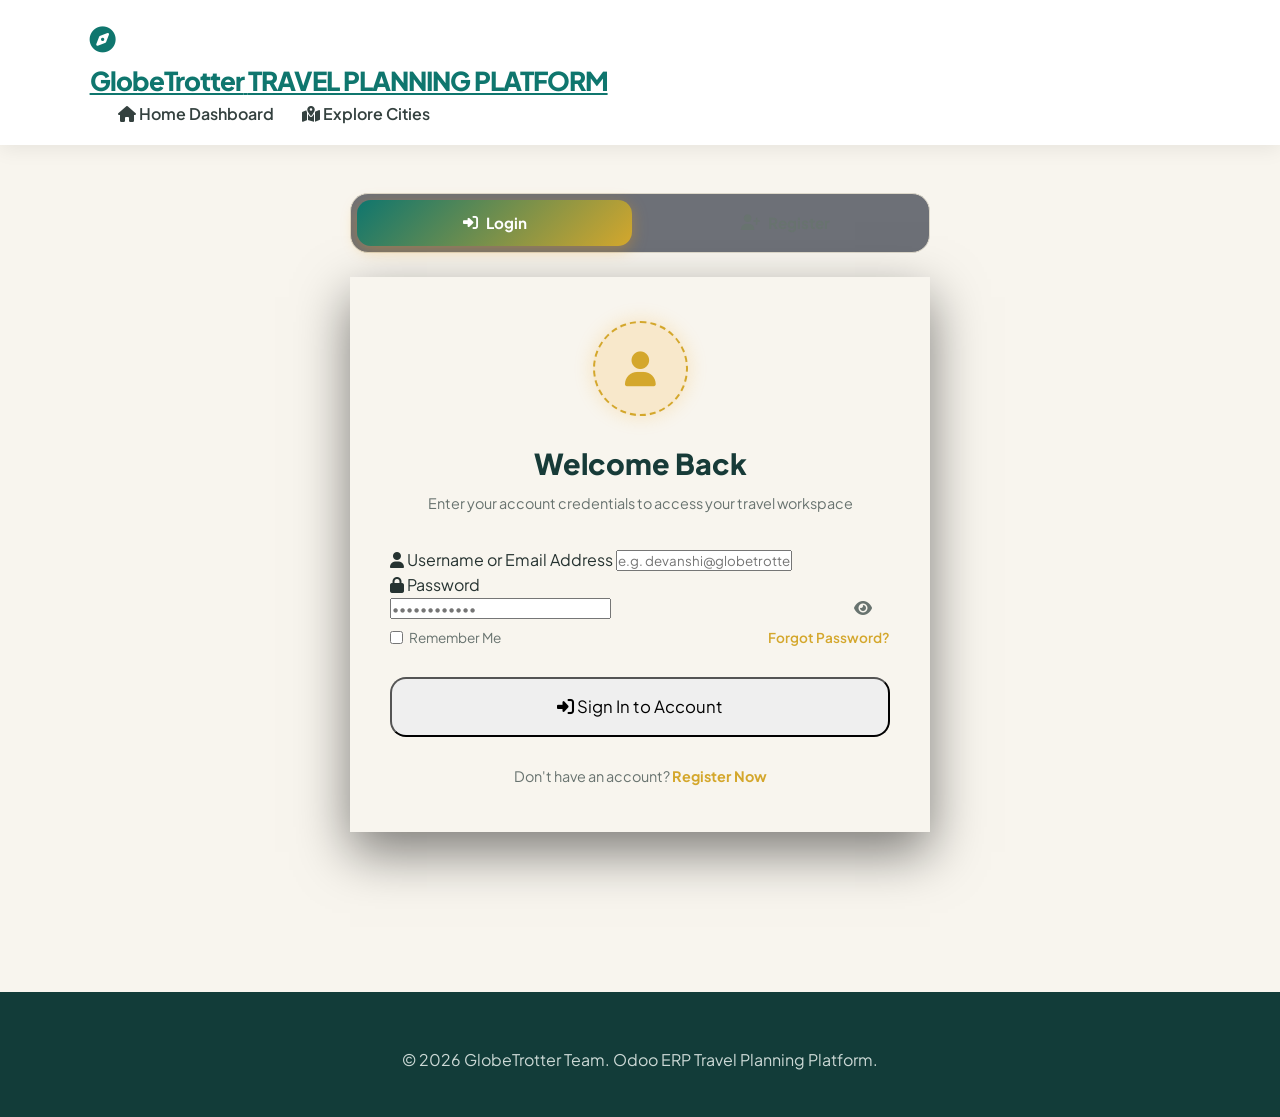
<file: login.html>
<!DOCTYPE html>
<html lang="en">
<head>
    <meta charset="UTF-8">
    <meta name="viewport" content="width=device-width, initial-scale=1.0">
    <meta name="description" content="GlobeTrotter Authentication Gateway - Login and Register for your personalized travel planning workspace.">
    <title>GlobeTrotter | Account Login & Registration</title>
    
    <!-- Google Fonts -->
    <link rel="preconnect" href="https://fonts.googleapis.com">
    <link rel="preconnect" href="https://fonts.gstatic.com" crossorigin>
    <link href="https://fonts.googleapis.com/css2?family=Outfit:wght@300;400;500;600;700;800;900&family=Plus+Jakarta+Sans:wght@300;400;500;600;700;800&display=swap" rel="stylesheet">
    
    <!-- FontAwesome Icons & Database Helper -->
    <link rel="stylesheet" href="https://cdnjs.cloudflare.com/ajax/libs/font-awesome/6.4.0/css/all.min.css">
    <link rel="stylesheet" href="style.css">
    <script src="db_helper.js"></script>
</head>

<body class="auth-body">

    <!-- Ambient Glowing Orbs -->
    <div class="ambient-glow-1"></div>
    <div class="ambient-glow-2"></div>
    <div class="ambient-glow-3"></div>

    <!-- Header Navigation Bar -->
    <header>
        <div class="header-container">
            <a href="index.html" class="logo">
                <div class="logo-icon">
                    <i class="fa-solid fa-compass fa-spin-pulse" style="--fa-animation-duration: 12s;"></i>
                </div>
                <div class="logo-text">
                    <span class="brand-title">GlobeTrotter</span>
                    <span class="brand-subtitle">TRAVEL PLANNING PLATFORM</span>
                </div>
            </a>

            <nav class="nav-menu">
                <a href="index.html" class="nav-link"><i class="fa-solid fa-house"></i> Home Dashboard</a>
                <a href="index.html#destinations" class="nav-link"><i class="fa-solid fa-map-location-dot"></i> Explore Cities</a>
            </nav>
        </div>
    </header>

    <!-- Main Auth Wrapper -->
    <main class="auth-container">
        
        <!-- Auth Navigation Tabs -->
        <div class="auth-tabs">
            <button class="auth-tab-btn active" id="tabLogin" onclick="switchAuthTab('login')">
                <i class="fa-solid fa-right-to-bracket"></i> Login
            </button>
            <button class="auth-tab-btn" id="tabRegister" onclick="switchAuthTab('register')">
                <i class="fa-solid fa-user-plus"></i> Register
            </button>
        </div>

        <!-- ==========================================================================
             LOGIN CARD
             ========================================================================== -->
        <div class="auth-card glass-panel" id="screenLogin">
            <div class="auth-header">
                <!-- User Photo Avatar Circle -->
                <div class="photo-avatar-wrapper">
                    <div class="photo-avatar" id="loginAvatar">
                        <i class="fa-solid fa-user"></i>
                    </div>
                </div>
                <h2>Welcome Back</h2>
                <p>Enter your account credentials to access your travel workspace</p>
            </div>

            <form id="loginForm" onsubmit="handleLogin(event)">
                <div class="input-group">
                    <label for="loginUsername"><i class="fa-solid fa-user"></i> Username or Email Address</label>
                    <input type="text" id="loginUsername" placeholder="e.g. devanshi@globetrotter.com" required>
                </div>

                <div class="input-group">
                    <label for="loginPassword"><i class="fa-solid fa-lock"></i> Password</label>
                    <div class="password-field-wrapper">
                        <input type="password" id="loginPassword" placeholder="••••••••••••" required>
                        <button type="button" class="toggle-pass-btn" onclick="togglePasswordVisibility('loginPassword', this)" title="Show/Hide Password">
                            <i class="fa-solid fa-eye"></i>
                        </button>
                    </div>
                </div>

                <div class="auth-meta-row">
                    <label class="remember-me">
                        <input type="checkbox" id="rememberMe"> Remember Me
                    </label>
                    <a href="#" class="forgot-pass-link" onclick="openForgotModal(event)">Forgot Password?</a>
                </div>

                <button type="submit" class="auth-btn glow-button">
                    <i class="fa-solid fa-right-to-bracket"></i> Sign In to Account
                </button>

                <div class="auth-footer-text">
                    Don't have an account? <a href="#" onclick="switchAuthTab('register')">Register Now</a>
                </div>
            </form>
        </div>


        <!-- ==========================================================================
             REGISTRATION CARD
             ========================================================================== -->
        <div class="auth-card glass-panel hidden" id="screenRegister">
            <div class="auth-header">
                <!-- User Photo Avatar Upload Circle -->
                <div class="photo-avatar-wrapper">
                    <div class="photo-avatar" id="regAvatar">
                        <i class="fa-solid fa-camera"></i>
                    </div>
                    <span class="photo-label">Photo</span>
                </div>
                <h2>Create Account</h2>
                <p>Register once to design multi-city itineraries and manage trip budgets</p>
            </div>

            <form id="registerForm" onsubmit="handleRegister(event)">
                <div class="form-row-2">
                    <div class="input-group">
                        <label for="regFirstName"><i class="fa-solid fa-signature"></i> First Name *</label>
                        <input type="text" id="regFirstName" placeholder="First Name" required>
                    </div>

                    <div class="input-group">
                        <label for="regLastName"><i class="fa-solid fa-signature"></i> Last Name *</label>
                        <input type="text" id="regLastName" placeholder="Last Name" required>
                    </div>
                </div>

                <div class="form-row-2">
                    <div class="input-group">
                        <label for="regEmail"><i class="fa-solid fa-envelope"></i> Email Address *</label>
                        <input type="email" id="regEmail" placeholder="Email Address" required>
                    </div>

                    <div class="input-group">
                        <label for="regPhone"><i class="fa-solid fa-phone"></i> Phone Number</label>
                        <input type="tel" id="regPhone" placeholder="+91 9876543210" pattern="[+0-9\s-]{8,15}">
                    </div>
                </div>

                <div class="form-row-2">
                    <div class="input-group">
                        <label for="regCity"><i class="fa-solid fa-city"></i> City</label>
                        <input type="text" id="regCity" placeholder="City">
                    </div>

                    <div class="input-group">
                        <label for="regCountry"><i class="fa-solid fa-globe"></i> Country</label>
                        <input type="text" id="regCountry" placeholder="Country">
                    </div>
                </div>

                <!-- Password and Confirm Password Inputs with Eye Toggles -->
                <div class="form-row-2">
                    <div class="input-group">
                        <label for="regPassword"><i class="fa-solid fa-key"></i> Create Strong Password *</label>
                        <div class="password-field-wrapper">
                            <input type="password" id="regPassword" placeholder="e.g. Travel@2026" oninput="checkPasswordStrength(this.value)" required>
                            <button type="button" class="toggle-pass-btn" onclick="togglePasswordVisibility('regPassword', this)" title="Show/Hide Password">
                                <i class="fa-solid fa-eye"></i>
                            </button>
                        </div>
                    </div>

                    <div class="input-group">
                        <label for="regConfirmPassword"><i class="fa-solid fa-lock"></i> Confirm Password *</label>
                        <div class="password-field-wrapper">
                            <input type="password" id="regConfirmPassword" placeholder="Repeat password" required>
                            <button type="button" class="toggle-pass-btn" onclick="togglePasswordVisibility('regConfirmPassword', this)" title="Show/Hide Password">
                                <i class="fa-solid fa-eye"></i>
                            </button>
                        </div>
                    </div>
                </div>

                <!-- Live Password Strength Feedback -->
                <div class="pass-strength-container full-width" id="passStrengthBox">
                    <div class="pass-strength-bar">
                        <div class="pass-strength-fill" id="passStrengthFill"></div>
                    </div>
                    <span class="pass-strength-text" id="passStrengthText">Min 8 chars, 1 uppercase, 1 lowercase, 1 number, 1 special char (!@#$%^&*)</span>
                </div>

                <div class="input-group full-width" style="margin-top: 1rem;">
                    <label for="regInfo"><i class="fa-solid fa-info-circle"></i> Additional Information</label>
                    <textarea id="regInfo" rows="3" placeholder="Travel preferences, bio, or dietary interests"></textarea>
                </div>

                <button type="submit" class="auth-btn glow-button">
                    <i class="fa-solid fa-user-check"></i> Register Account
                </button>

                <div class="auth-footer-text">
                    Already have an account? <a href="#" onclick="switchAuthTab('login')">Log In</a>
                </div>
            </form>
        </div>

    </main>

    <!-- Forgot Password Interactive Modal Overlay -->
    <div class="modal-overlay hidden" id="forgotModal">
        <div class="modal-card glass-panel">
            <div class="modal-header">
                <h3><i class="fa-solid fa-key text-gold"></i> Password Recovery</h3>
                <button class="modal-close" onclick="closeForgotModal()">&times;</button>
            </div>
            
            <p class="modal-desc">Enter your registered email address below to receive an instant verification code / password reset link.</p>

            <form id="forgotForm" onsubmit="handleForgotPassword(event)">
                <div class="input-group">
                    <label for="forgotEmail"><i class="fa-solid fa-envelope"></i> Registered Email Address</label>
                    <input type="email" id="forgotEmail" placeholder="e.g. traveler@globetrotter.com" required>
                </div>

                <div class="input-group hidden" id="otpGroup">
                    <label for="forgotOtp"><i class="fa-solid fa-shield-halved"></i> Verification OTP (Sent to Email)</label>
                    <input type="text" id="forgotOtp" placeholder="Enter 6-digit OTP code (e.g. 849201)">
                </div>

                <div class="input-group hidden" id="newPassGroup">
                    <label for="newPassword"><i class="fa-solid fa-lock"></i> Set New Strong Password</label>
                    <div class="password-field-wrapper">
                        <input type="password" id="newPassword" placeholder="Enter new strong password">
                        <button type="button" class="toggle-pass-btn" onclick="togglePasswordVisibility('newPassword', this)" title="Show/Hide Password">
                            <i class="fa-solid fa-eye"></i>
                        </button>
                    </div>
                </div>

                <button type="submit" class="auth-btn glow-button" id="btnForgotSubmit" style="margin-top: 1rem;">
                    <i class="fa-solid fa-paper-plane"></i> Send Password Reset Link / OTP
                </button>
            </form>
        </div>
    </div>

    <!-- Footer -->
    <footer>
        <div class="footer-container">
            <p>&copy; 2026 GlobeTrotter Team. Odoo ERP Travel Planning Platform.</p>
        </div>
    </footer>

    <script>
        const API_BASE = "/api/v1/auth";

        // Show/Hide Password Toggle Handler
        function togglePasswordVisibility(inputId, btnElement) {
            const input = document.getElementById(inputId);
            const icon = btnElement.querySelector("i");
            if (!input || !icon) return;

            if (input.type === "password") {
                input.type = "text";
                icon.classList.remove("fa-eye");
                icon.classList.add("fa-eye-slash");
            } else {
                input.type = "password";
                icon.classList.remove("fa-eye-slash");
                icon.classList.add("fa-eye");
            }
        }

        // Tab Switching Logic
        function switchAuthTab(tab) {
            const screenLogin = document.getElementById("screenLogin");
            const screenRegister = document.getElementById("screenRegister");
            const tabLogin = document.getElementById("tabLogin");
            const tabRegister = document.getElementById("tabRegister");

            if (tab === 'login') {
                screenLogin.classList.remove("hidden");
                screenRegister.classList.add("hidden");
                tabLogin.classList.add("active");
                tabRegister.classList.remove("active");
            } else {
                screenLogin.classList.add("hidden");
                screenRegister.classList.remove("hidden");
                tabLogin.classList.remove("active");
                tabRegister.classList.add("active");
            }
        }

        // Strong Password Regex Validation: 8+ chars, 1 upper, 1 lower, 1 number, 1 special char
        function validateStrongPassword(pass) {
            const regex = /^(?=.*[a-z])(?=.*[A-Z])(?=.*\d)(?=.*[@$!%*?&#^()_-])[A-Za-z\d@$!%*?&#^()_-]{8,}$/;
            return regex.test(pass);
        }

        // Live Password Strength Indicator Fill
        function checkPasswordStrength(pass) {
            const fill = document.getElementById("passStrengthFill");
            const text = document.getElementById("passStrengthText");

            if (!pass) {
                fill.style.width = "0%";
                fill.style.backgroundColor = "transparent";
                text.textContent = "Min 8 chars, 1 uppercase, 1 lowercase, 1 number, 1 special char (!@#$%^&*)";
                text.style.color = "var(--text-secondary)";
                return;
            }

            let score = 0;
            if (pass.length >= 8) score++;
            if (/[A-Z]/.test(pass)) score++;
            if (/[a-z]/.test(pass)) score++;
            if (/\d/.test(pass)) score++;
            if (/[@$!%*?&#^()_-]/.test(pass)) score++;

            if (score <= 2) {
                fill.style.width = "30%";
                fill.style.backgroundColor = "#ef4444";
                text.textContent = "🔴 Weak password. Include uppercase, lowercase, number & special char.";
                text.style.color = "#fca5a5";
            } else if (score < 5) {
                fill.style.width = "65%";
                fill.style.backgroundColor = "#f59e0b";
                text.textContent = "🟡 Medium strength. Add special characters/numbers.";
                text.style.color = "#fef08a";
            } else {
                fill.style.width = "100%";
                fill.style.backgroundColor = "#10b981";
                text.textContent = "🟢 Strong Password! Great job.";
                text.style.color = "#6ee7b7";
            }
        }

        // 1. Handle Login: STRICT check if user has registered once
        async function handleLogin(e) {
            e.preventDefault();
            const username = document.getElementById("loginUsername").value.trim();
            const password = document.getElementById("loginPassword").value;

            // Check Local Registry Accounts
            const registeredUsers = JSON.parse(localStorage.getItem("gt_accounts") || "[]");
            const existingLocalUser = registeredUsers.find(u => 
                u.email.toLowerCase() === username.toLowerCase() || 
                u.name.toLowerCase() === username.toLowerCase()
            );

            // Check Odoo Backend Endpoint
            let backendUser = null;
            try {
                const response = await fetch(API_BASE + "/login", {
                    method: "POST",
                    headers: { "Content-Type": "application/json" },
                    body: JSON.stringify({ username, password })
                });

                if (response.ok) {
                    const result = await response.json();
                    if (result.status === "success") {
                        backendUser = result.user;
                    }
                }
            } catch (err) {
                console.log("Backend offline, relying on client registry:", err);
            }

            // STRICT ACCOUNT REGISTRATION CHECK:
            if (!existingLocalUser && !backendUser) {
                alert("⛔ ACCESS DENIED!\n\nNo registered account found for '" + username + "'.\n\nYou MUST register first before logging in. Redirecting you to the Registration Form...");
                switchAuthTab("register");
                document.getElementById("regEmail").value = username.includes("@") ? username : "";
                document.getElementById("regFirstName").focus();
                return;
            }

            const targetUser = backendUser || existingLocalUser;

            if (targetUser.password && targetUser.password !== password) {
                alert("⚠️ Incorrect password! Please verify your password or use 'Forgot Password'.");
                return;
            }

            alert("✨ Welcome back, " + targetUser.name + "!");
            saveUserSession(targetUser);
        }

        // 2. Handle Registration with Confirm Password Matching & Strong Password Validation
        async function handleRegister(e) {
            e.preventDefault();
            const firstName = document.getElementById("regFirstName").value.trim();
            const lastName = document.getElementById("regLastName").value.trim();
            const email = document.getElementById("regEmail").value.trim().toLowerCase();
            const phone = document.getElementById("regPhone").value.trim();
            const city = document.getElementById("regCity").value.trim();
            const country = document.getElementById("regCountry").value.trim();
            const password = document.getElementById("regPassword").value;
            const confirmPassword = document.getElementById("regConfirmPassword").value;
            const info = document.getElementById("regInfo").value.trim();

            // Validate Confirm Password Match
            if (password !== confirmPassword) {
                alert("⚠️ PASSWORDS DO NOT MATCH!\n\nPlease ensure your 'Create Password' and 'Confirm Password' fields match exactly.");
                document.getElementById("regConfirmPassword").focus();
                return;
            }

            // Validate Strong Password
            if (!validateStrongPassword(password)) {
                alert("⚠️ STRONG PASSWORD REQUIRED!\n\nYour password must have:\n• At least 8 characters\n• At least 1 Uppercase letter (A-Z)\n• At least 1 Lowercase letter (a-z)\n• At least 1 Number (0-9)\n• At least 1 Special character (!@#$%^&* etc.)");
                document.getElementById("regPassword").focus();
                return;
            }

            const userObj = {
                name: (firstName + " " + lastName).trim(),
                firstName: firstName,
                lastName: lastName,
                email: email,
                phone: phone,
                city: city,
                country: country,
                password: password,
                info: info,
                isLoggedIn: true
            };

            // Save Account in Local Database
            const registeredUsers = JSON.parse(localStorage.getItem("gt_accounts") || "[]");
            const existingIdx = registeredUsers.findIndex(u => u.email === email);
            if (existingIdx >= 0) {
                registeredUsers[existingIdx] = userObj;
            } else {
                registeredUsers.push(userObj);
            }
            localStorage.setItem("gt_accounts", JSON.stringify(registeredUsers));

            // Sync to Backend
            try {
                await fetch(API_BASE + "/register", {
                    method: "POST",
                    headers: { "Content-Type": "application/json" },
                    body: JSON.stringify({
                        first_name: firstName,
                        last_name: lastName,
                        email: email,
                        phone: phone,
                        city: city,
                        country: country,
                        password: password,
                        info: info
                    })
                });
            } catch (err) {
                console.log("Registered in local registry:", err);
            }

            alert("🎉 Registration Successful! Account registered for " + userObj.name);
            saveUserSession(userObj);
        }

        function saveUserSession(user) {
            user.isLoggedIn = true;
            localStorage.setItem("gt_user", JSON.stringify(user));
            window.location.href = "index.html";
        }

        // 3. Workable Forgot Password Flow
        let forgotStep = 1;
        let targetEmail = "";

        function openForgotModal(e) {
            e.preventDefault();
            document.getElementById("forgotModal").classList.remove("hidden");
            forgotStep = 1;
            document.getElementById("otpGroup").classList.add("hidden");
            document.getElementById("newPassGroup").classList.add("hidden");
            document.getElementById("btnForgotSubmit").innerHTML = '<i class="fa-solid fa-paper-plane"></i> Send Password Reset Link / OTP';
        }

        function closeForgotModal() {
            document.getElementById("forgotModal").classList.add("hidden");
        }

        async function handleForgotPassword(e) {
            e.preventDefault();
            const email = document.getElementById("forgotEmail").value.trim().toLowerCase();

            if (forgotStep === 1) {
                targetEmail = email;
                const registeredUsers = JSON.parse(localStorage.getItem("gt_accounts") || "[]");
                const user = registeredUsers.find(u => u.email === targetEmail);

                if (!user) {
                    alert("⛔ No registered account found with email '" + targetEmail + "'. Please register first!");
                    closeForgotModal();
                    switchAuthTab("register");
                    document.getElementById("regEmail").value = targetEmail;
                    return;
                }

                alert("📧 Verification OTP (Code: 849201) sent to: " + targetEmail);
                document.getElementById("otpGroup").classList.remove("hidden");
                document.getElementById("newPassGroup").classList.remove("hidden");
                document.getElementById("forgotOtp").value = "849201";
                document.getElementById("btnForgotSubmit").innerHTML = '<i class="fa-solid fa-key"></i> Reset to New Password';
                forgotStep = 2;

            } else if (forgotStep === 2) {
                const newPass = document.getElementById("newPassword").value;
                if (!validateStrongPassword(newPass)) {
                    alert("⚠️ Password must be strong (8+ chars, uppercase, lowercase, number, special char).");
                    return;
                }

                const registeredUsers = JSON.parse(localStorage.getItem("gt_accounts") || "[]");
                const user = registeredUsers.find(u => u.email === targetEmail);
                if (user) {
                    user.password = newPass;
                    localStorage.setItem("gt_accounts", JSON.stringify(registeredUsers));
                }

                alert("✅ Password successfully reset! Log in with your new password.");
                closeForgotModal();
                switchAuthTab("login");
                document.getElementById("loginUsername").value = targetEmail;
                document.getElementById("loginPassword").value = newPass;
            }
        }
    </script>
    <script src="db_helper.js"></script>
</body>
</html>
</file>
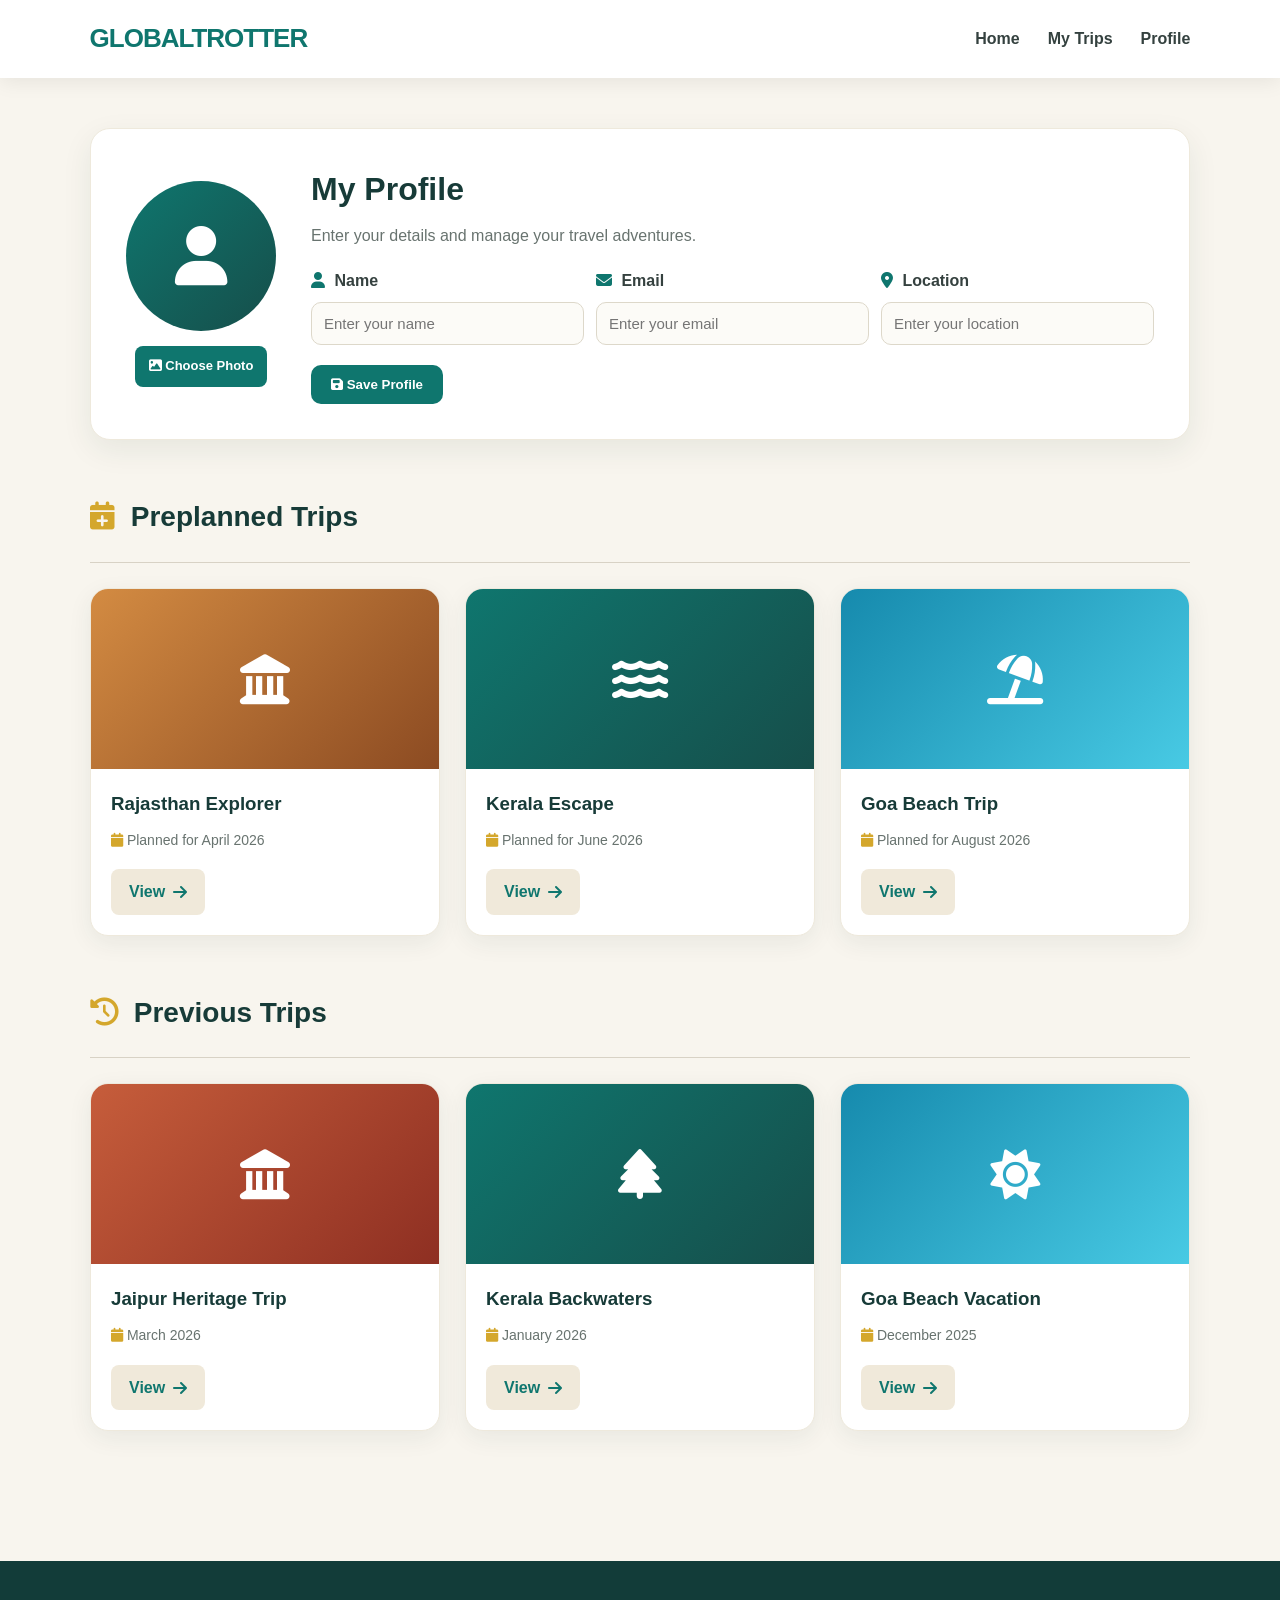
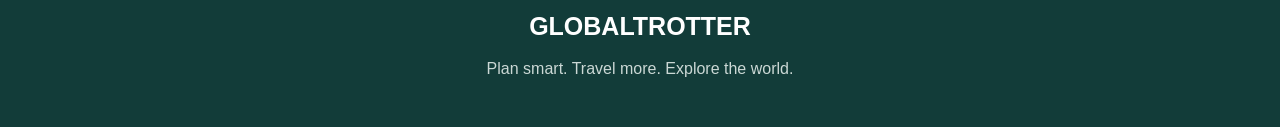
<file: screen7.html>
<!DOCTYPE html>
<html lang="en">

<head>
    <meta charset="UTF-8">
    <meta name="viewport" content="width=device-width, initial-scale=1.0">

    <title>GlobalTrotter - My Profile</title>

    <link rel="stylesheet" href="style.css">

    <link rel="stylesheet"
        href="https://cdnjs.cloudflare.com/ajax/libs/font-awesome/6.4.0/css/all.min.css">
</head>

<body>

    <!-- HEADER -->
    <header>

        <div class="logo">GLOBALTROTTER</div>

        <nav>
            <a href="index.html">Home</a>
            <a href="screen3.html">My Trips</a>
            <a href="screen7.html">Profile</a>
        </nav>

    </header>


    <!-- PROFILE PAGE -->
    <main class="profile-page">

        <div class="profile-container">


            <!-- PROFILE CARD -->
            <section class="profile-header">

                <!-- PHOTO -->
                <div class="profile-photo-area">

                    <div class="profile-image">

                        <i class="fa-solid fa-user"
                            id="defaultProfileIcon"></i>

                        <img id="profilePreview"
                            alt="Profile Photo">

                    </div>


                    <label for="profilePhoto"
                        class="choose-photo-btn">

                        <i class="fa-solid fa-image"></i>
                        Choose Photo

                    </label>

                    <input type="file"
                        id="profilePhoto"
                        accept="image/*"
                        hidden>

                </div>


                <!-- DETAILS -->
                <div class="profile-details">

                    <h1>My Profile</h1>

                    <p class="profile-text">
                        Enter your details and manage your travel adventures.
                    </p>


                    <div class="profile-info">

                        <div class="input-box">

                            <label for="userName">
                                <i class="fa-solid fa-user"></i>
                                Name
                            </label>

                            <input type="text"
                                id="userName"
                                placeholder="Enter your name">

                        </div>


                        <div class="input-box">

                            <label for="userEmail">
                                <i class="fa-solid fa-envelope"></i>
                                Email
                            </label>

                            <input type="email"
                                id="userEmail"
                                placeholder="Enter your email">

                        </div>


                        <div class="input-box">

                            <label for="userLocation">
                                <i class="fa-solid fa-location-dot"></i>
                                Location
                            </label>

                            <input type="text"
                                id="userLocation"
                                placeholder="Enter your location">

                        </div>

                    </div>


                    <button type="button"
                        class="edit-profile-btn"
                        id="saveProfileBtn">

                        <i class="fa-solid fa-floppy-disk"></i>
                        Save Profile

                    </button>

                </div>

            </section>


            <!-- PREPLANNED TRIPS -->
            <section class="profile-trip-section">

                <div class="profile-section-title">
                    <h2>
                        <i class="fa-solid fa-calendar-plus"></i>
                        Preplanned Trips
                    </h2>
                </div>


                <div class="profile-trip-grid">

                    <div class="profile-trip-card">

                        <div class="trip-card-image rajasthan-bg">
                            <i class="fa-solid fa-landmark"></i>
                        </div>

                        <div class="profile-trip-content">

                            <h3>Rajasthan Explorer</h3>

                            <p>
                                <i class="fa-solid fa-calendar"></i>
                                Planned for April 2026
                            </p>

                            <a href="screen9.html"
                                class="view-trip-btn">
                                View
                                <i class="fa-solid fa-arrow-right"></i>
                            </a>

                        </div>

                    </div>


                    <div class="profile-trip-card">

                        <div class="trip-card-image kerala-bg">
                            <i class="fa-solid fa-water"></i>
                        </div>

                        <div class="profile-trip-content">

                            <h3>Kerala Escape</h3>

                            <p>
                                <i class="fa-solid fa-calendar"></i>
                                Planned for June 2026
                            </p>

                            <a href="screen9.html"
                                class="view-trip-btn">
                                View
                                <i class="fa-solid fa-arrow-right"></i>
                            </a>

                        </div>

                    </div>


                    <div class="profile-trip-card">

                        <div class="trip-card-image goa-bg">
                            <i class="fa-solid fa-umbrella-beach"></i>
                        </div>

                        <div class="profile-trip-content">

                            <h3>Goa Beach Trip</h3>

                            <p>
                                <i class="fa-solid fa-calendar"></i>
                                Planned for August 2026
                            </p>

                            <a href="screen9.html"
                                class="view-trip-btn">
                                View
                                <i class="fa-solid fa-arrow-right"></i>
                            </a>

                        </div>

                    </div>

                </div>

            </section>


            <!-- PREVIOUS TRIPS -->
            <section class="profile-trip-section">

                <div class="profile-section-title">
                    <h2>
                        <i class="fa-solid fa-clock-rotate-left"></i>
                        Previous Trips
                    </h2>
                </div>


                <div class="profile-trip-grid">

                    <div class="profile-trip-card">

                        <div class="trip-card-image jaipur-bg">
                            <i class="fa-solid fa-landmark"></i>
                        </div>

                        <div class="profile-trip-content">

                            <h3>Jaipur Heritage Trip</h3>

                            <p>
                                <i class="fa-solid fa-calendar"></i>
                                March 2026
                            </p>

                            <a href="screen9.html"
                                class="view-trip-btn">
                                View
                                <i class="fa-solid fa-arrow-right"></i>
                            </a>

                        </div>

                    </div>


                    <div class="profile-trip-card">

                        <div class="trip-card-image kerala-bg">
                            <i class="fa-solid fa-tree"></i>
                        </div>

                        <div class="profile-trip-content">

                            <h3>Kerala Backwaters</h3>

                            <p>
                                <i class="fa-solid fa-calendar"></i>
                                January 2026
                            </p>

                            <a href="screen9.html"
                                class="view-trip-btn">
                                View
                                <i class="fa-solid fa-arrow-right"></i>
                            </a>

                        </div>

                    </div>


                    <div class="profile-trip-card">

                        <div class="trip-card-image goa-bg">
                            <i class="fa-solid fa-sun"></i>
                        </div>

                        <div class="profile-trip-content">

                            <h3>Goa Beach Vacation</h3>

                            <p>
                                <i class="fa-solid fa-calendar"></i>
                                December 2025
                            </p>

                            <a href="screen9.html"
                                class="view-trip-btn">
                                View
                                <i class="fa-solid fa-arrow-right"></i>
                            </a>

                        </div>

                    </div>

                </div>

            </section>

        </div>

    </main>


    <!-- FOOTER -->
    <footer>

        <h3>GLOBALTROTTER</h3>

        <p>Plan smart. Travel more. Explore the world.</p>

    </footer>


    <script>

        const photoInput =
            document.getElementById("profilePhoto");

        const profilePreview =
            document.getElementById("profilePreview");

        const defaultProfileIcon =
            document.getElementById("defaultProfileIcon");

        const saveButton =
            document.getElementById("saveProfileBtn");


        /* PHOTO PREVIEW */

        photoInput.addEventListener("change", function () {

            const file = this.files[0];

            if (!file) return;

            const reader = new FileReader();

            reader.onload = function (event) {

                profilePreview.src = event.target.result;

                profilePreview.style.display = "block";

                defaultProfileIcon.style.display = "none";

            };

            reader.readAsDataURL(file);

        });


        /* SAVE PROFILE */

        saveButton.addEventListener("click", function () {

            const name =
                document.getElementById("userName").value.trim();

            const email =
                document.getElementById("userEmail").value.trim();

            const location =
                document.getElementById("userLocation").value.trim();


            if (!name || !email || !location) {

                alert("Please fill all profile details!");

                return;

            }


            localStorage.setItem("userName", name);
            localStorage.setItem("userEmail", email);
            localStorage.setItem("userLocation", location);


            if (profilePreview.src) {

                localStorage.setItem(
                    "profilePhoto",
                    profilePreview.src
                );

            }


            alert("Profile saved successfully!");

        });


        /* LOAD SAVED DATA */

        window.addEventListener("load", function () {

            document.getElementById("userName").value =
                localStorage.getItem("userName") || "";

            document.getElementById("userEmail").value =
                localStorage.getItem("userEmail") || "";

            document.getElementById("userLocation").value =
                localStorage.getItem("userLocation") || "";


            const savedPhoto =
                localStorage.getItem("profilePhoto");


            if (savedPhoto) {

                profilePreview.src = savedPhoto;

                profilePreview.style.display = "block";

                defaultProfileIcon.style.display = "none";

            }

        });

    </script>

</body>

</html>
</file>
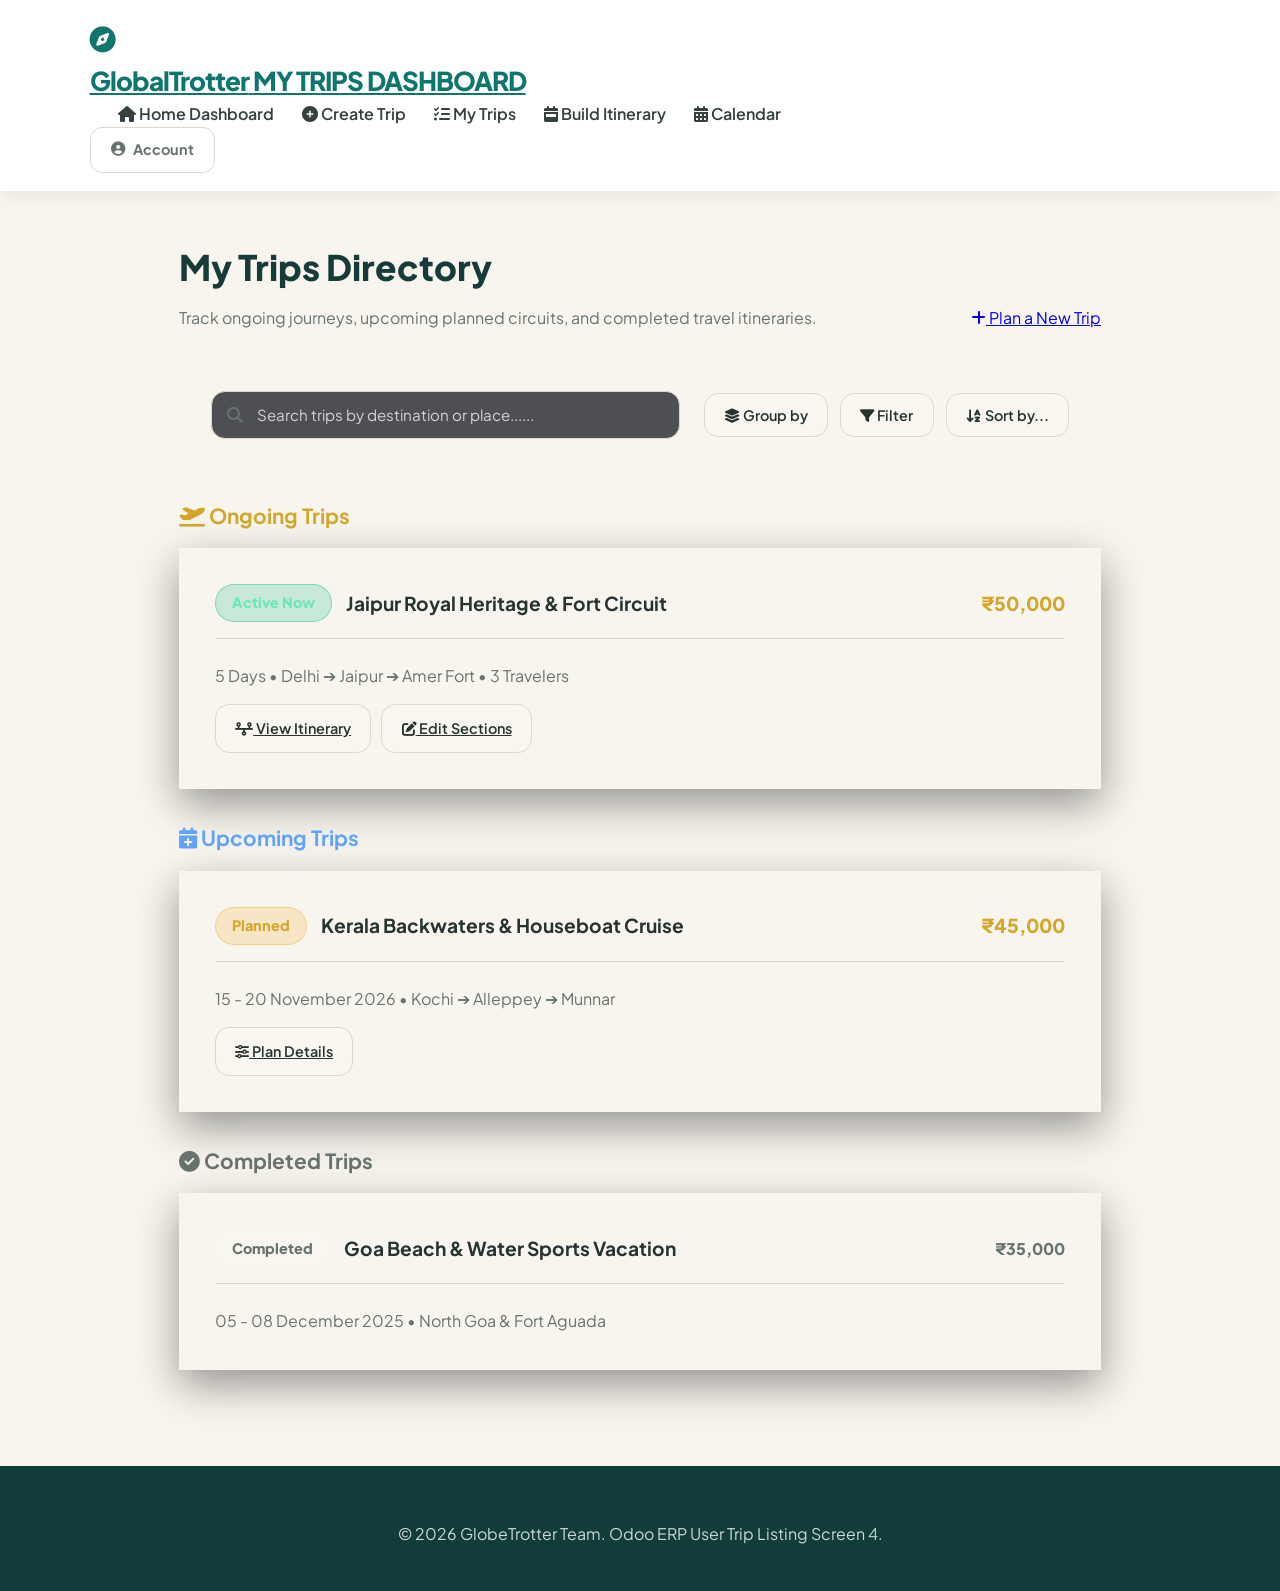
<file: trip_list.html>
<!DOCTYPE html>
<html lang="en">
<head>
    <meta charset="UTF-8">
    <meta name="viewport" content="width=device-width, initial-scale=1.0">
    <meta name="description" content="GlobalTrotter User Trip Listing - View ongoing, upcoming, and completed travel circuits.">
    <title>GlobalTrotter | My Trips Listing</title>
    
    <link rel="preconnect" href="https://fonts.googleapis.com">
    <link rel="preconnect" href="https://fonts.gstatic.com" crossorigin>
    <link href="https://fonts.googleapis.com/css2?family=Outfit:wght@300;400;500;600;700;800;900&family=Plus+Jakarta+Sans:wght@300;400;500;600;700;800&display=swap" rel="stylesheet">

    <link rel="stylesheet" href="style.css">
    <link rel="stylesheet" href="https://cdnjs.cloudflare.com/ajax/libs/font-awesome/6.4.0/css/all.min.css">
</head>
<body>

    <!-- Ambient Glow Orbs -->
    <div class="ambient-glow-1"></div>
    <div class="ambient-glow-2"></div>
    <div class="ambient-glow-3"></div>

    <!-- Navigation Header -->
    <header>
        <div class="header-container">
            <a href="index.html" class="logo">
                <div class="logo-icon">
                    <i class="fa-solid fa-compass fa-spin-pulse" style="--fa-animation-duration: 12s;"></i>
                </div>
                <div class="logo-text">
                    <span class="brand-title">GlobalTrotter</span>
                    <span class="brand-subtitle">MY TRIPS DASHBOARD</span>
                </div>
            </a>

            <nav class="nav-menu">
                <a href="index.html" class="nav-link"><i class="fa-solid fa-house"></i> Home Dashboard</a>
                <a href="new_trip.html" class="nav-link"><i class="fa-solid fa-plus-circle"></i> Create Trip</a>
                <a href="trip_list.html" class="nav-link active"><i class="fa-solid fa-list-check"></i> My Trips</a>
                <a href="itinerary_builder.html" class="nav-link"><i class="fa-solid fa-calendar-week"></i> Build Itinerary</a>
                <a href="calendar.html" class="nav-link"><i class="fa-solid fa-calendar-days"></i> Calendar</a>
            </nav>

            <div class="header-actions">
                <a href="login.html" class="btn-auth-link" id="userAuthLink">
                    <i class="fa-solid fa-circle-user"></i> Account
                </a>
            </div>
        </div>
    </header>

    <main class="itinerary-builder-container">
        
        <div class="builder-title-header">
            <div>
                <h2>My Trips Directory</h2>
                <p>Track ongoing journeys, upcoming planned circuits, and completed travel itineraries.</p>
            </div>
            
            <a href="new_trip.html" class="btn-primary glow-button">
                <i class="fa-solid fa-plus"></i> Plan a New Trip
            </a>
        </div>

        <div class="screen9-controls-bar glass-panel">
            <div class="search-input-wrapper">
                <i class="fa-solid fa-magnifying-glass search-icon"></i>
                <input type="text" id="tripSearchInput" class="search-bar-input" placeholder="Search trips by destination or place......" oninput="filterTrips(this.value)">
            </div>

            <div class="controls-actions-group">
                <button class="control-btn" type="button"><i class="fa-solid fa-layer-group"></i> Group by</button>
                <button class="control-btn" type="button"><i class="fa-solid fa-filter"></i> Filter</button>
                <button class="control-btn" type="button"><i class="fa-solid fa-arrow-down-a-z"></i> Sort by...</button>
            </div>
        </div>

        <div id="tripsListContainer">
            
            <!-- Ongoing Trips Category -->
            <div class="trip-category" style="margin-bottom: 2rem;">
                <h3 class="category-title" style="color: var(--accent-gold); font-size: 1.3rem; margin-bottom: 1rem;"><i class="fa-solid fa-plane-departure"></i> Ongoing Trips</h3>
                <div id="ongoingTripsGrid" class="sections-list-wrapper">
                    <!-- Ongoing Card 1 -->
                    <div class="itinerary-section-card glass-panel trip-card-item">
                        <div class="section-card-header">
                            <div class="section-badge-title">
                                <span class="sec-num-badge" style="background: rgba(16, 185, 129, 0.2); border-color: rgba(16, 185, 129, 0.4); color: #6ee7b7;">Active Now</span>
                                <h4 style="font-size: 1.2rem; font-weight: 700;">Jaipur Royal Heritage & Fort Circuit</h4>
                            </div>
                            <span class="text-gold" style="font-weight: 800; font-size: 1.2rem;">₹50,000</span>
                        </div>
                        <p style="color: var(--text-secondary); margin-bottom: 1rem;">5 Days • Delhi ➔ Jaipur ➔ Amer Fort • 3 Travelers</p>
                        <div style="display: flex; gap: 10px;">
                            <a href="itinerary_view.html" class="control-btn"><i class="fa-solid fa-timeline"></i> View Itinerary</a>
                            <a href="itinerary_builder.html" class="control-btn"><i class="fa-solid fa-pen-to-square"></i> Edit Sections</a>
                        </div>
                    </div>
                </div>
            </div>

            <!-- Upcoming Trips Category -->
            <div class="trip-category" style="margin-bottom: 2rem;">
                <h3 class="category-title" style="color: #60a5fa; font-size: 1.3rem; margin-bottom: 1rem;"><i class="fa-solid fa-calendar-plus"></i> Upcoming Trips</h3>
                <div id="upcomingTripsGrid" class="sections-list-wrapper">
                    <!-- Dynamic User Created Trips Inserted Here -->
                </div>
            </div>

            <!-- Completed Trips Category -->
            <div class="trip-category" style="margin-bottom: 2rem;">
                <h3 class="category-title" style="color: var(--text-secondary); font-size: 1.3rem; margin-bottom: 1rem;"><i class="fa-solid fa-circle-check"></i> Completed Trips</h3>
                <div id="completedTripsGrid" class="sections-list-wrapper">
                    <div class="itinerary-section-card glass-panel trip-card-item">
                        <div class="section-card-header">
                            <div class="section-badge-title">
                                <span class="sec-num-badge" style="background: rgba(255, 255, 255, 0.1); color: var(--text-secondary); border-color: rgba(255,255,255,0.2);">Completed</span>
                                <h4 style="font-size: 1.2rem; font-weight: 700;">Goa Beach & Water Sports Vacation</h4>
                            </div>
                            <span style="font-weight: 800; color: var(--text-secondary);">₹35,000</span>
                        </div>
                        <p style="color: var(--text-secondary);">05 - 08 December 2025 • North Goa & Fort Aguada</p>
                    </div>
                </div>
            </div>

        </div>

    </main>

    <!-- Footer -->
    <footer>
        <div class="footer-container">
            <p>&copy; 2026 GlobeTrotter Team. Odoo ERP User Trip Listing Screen 4.</p>
        </div>
    </footer>

    <script>
        function loadTripsDatabase() {
            const upcomingGrid = document.getElementById("upcomingTripsGrid");
            const localTrips = JSON.parse(localStorage.getItem("gt_trips") || "[]");

            if (localTrips.length === 0) {
                upcomingGrid.innerHTML = `
                    <div class="itinerary-section-card glass-panel trip-card-item">
                        <div class="section-card-header">
                            <div class="section-badge-title">
                                <span class="sec-num-badge">Planned</span>
                                <h4 style="font-size: 1.2rem; font-weight: 700;">Kerala Backwaters & Houseboat Cruise</h4>
                            </div>
                            <span class="text-gold" style="font-weight: 800; font-size: 1.2rem;">₹45,000</span>
                        </div>
                        <p style="color: var(--text-secondary); margin-bottom: 1rem;">15 - 20 November 2026 • Kochi ➔ Alleppey ➔ Munnar</p>
                        <div style="display: flex; gap: 10px;">
                            <a href="itinerary_builder.html" class="control-btn"><i class="fa-solid fa-sliders"></i> Plan Details</a>
                        </div>
                    </div>
                `;
                return;
            }

            upcomingGrid.innerHTML = "";
            localTrips.forEach(trip => {
                const card = document.createElement("div");
                card.className = "itinerary-section-card glass-panel trip-card-item";
                card.innerHTML = `
                    <div class="section-card-header">
                        <div class="section-badge-title">
                            <span class="sec-num-badge" style="background: rgba(96, 165, 250, 0.2); border-color: rgba(96, 165, 250, 0.4); color: #93c5fd;">${trip.status || 'Planned'}</span>
                            <h4 style="font-size: 1.2rem; font-weight: 700;">Trip to ${trip.destination}</h4>
                        </div>
                        <span class="text-gold" style="font-weight: 800; font-size: 1.2rem;">₹${Number(trip.budget || 50000).toLocaleString("en-IN")}</span>
                    </div>
                    <p style="color: var(--text-secondary); margin-bottom: 1rem;">Dates: ${trip.start_date || 'TBD'} to ${trip.end_date || 'TBD'}</p>
                    <div style="display: flex; gap: 10px;">
                        <a href="itinerary_view.html" class="control-btn"><i class="fa-solid fa-timeline"></i> View Itinerary</a>
                        <a href="itinerary_builder.html" class="control-btn"><i class="fa-solid fa-pen-to-square"></i> Edit Sections</a>
                    </div>
                `;
                upcomingGrid.appendChild(card);
            });
        }

        function filterTrips(query) {
            const q = query.toLowerCase().trim();
            const cards = document.querySelectorAll(".trip-card-item");
            cards.forEach(card => {
                if (card.textContent.toLowerCase().includes(q)) {
                    card.style.display = "block";
                } else {
                    card.style.display = "none";
                }
            });
        }

        document.addEventListener("DOMContentLoaded", function() {
            loadTripsDatabase();

            const userAuthLink = document.getElementById("userAuthLink");
            const storedUser = localStorage.getItem("gt_user");
            if (storedUser && userAuthLink) {
                try {
                    const user = JSON.parse(storedUser);
                    if (user && user.isLoggedIn) {
                        userAuthLink.innerHTML = `<i class="fa-solid fa-circle-user"></i> Hi, ${user.name.split(' ')[0]}`;
                    }
                } catch(e){}
            }
        });
    </script>
</body>
</html>
</file>
<file: style.css>
:root {
    --bg-dark: #f8f5ee;
    --bg-card: #ffffff;
    --text-primary: #263331;
    --text-secondary: #68736f;
    --accent-gold: #d4a72c;
    --accent-emerald: #0f766e;
    --border-card: #ddd8ca;
    --border-glow: rgba(212, 167, 44, 0.35);
    --gradient-hero: linear-gradient(135deg, #0f766e, #d4a72c);
    --shadow-glass: 0 10px 30px rgba(30, 60, 55, 0.08);
    --radius-card: 20px;
}

/* Custom Polished Scrollbar */
::-webkit-scrollbar {
    width: 8px;
    height: 8px;
}

::-webkit-scrollbar-track {
    background: rgba(9, 13, 22, 0.9);
}

::-webkit-scrollbar-thumb {
    background: rgba(245, 158, 11, 0.35);
    border-radius: 4px;
}

::-webkit-scrollbar-thumb:hover {
    background: var(--accent-gold);
}

* {
    margin: 0;
    padding: 0;
    box-sizing: border-box;
    font-family: 'Plus Jakarta Sans', -apple-system, BlinkMacSystemFont, 'Segoe UI', Roboto, sans-serif;
}

html {
    scroll-behavior: smooth;
}

body {
    background: #f8f5ee;
    color: #263331;
    line-height: 1.6;
}

/* =========================================
   HEADER
   ========================================= */

header {
    background: rgba(255, 255, 255, 0.96);
    padding: 18px 7%;
    display: flex;
    justify-content: space-between;
    align-items: center;
    position: sticky;
    top: 0;
    z-index: 1000;

    box-shadow: 0 3px 20px rgba(0, 0, 0, 0.08);
    backdrop-filter: blur(12px);
}

.logo {
    font-size: 26px;
    font-weight: 800;
    color: #0f766e;
    letter-spacing: -1px;
}

nav {
    display: flex;
    align-items: center;
}

nav a {
    text-decoration: none;
    color: #34413f;
    margin-left: 28px;
    font-weight: 600;
    transition: 0.3s ease;
}

nav a:hover {
    color: #b58a28;
}

/* =========================================
   HERO
   ========================================= */

.hero {
    min-height: 620px;

    display: flex;
    justify-content: center;
    align-items: center;

    text-align: center;

    padding: 60px 20px;

    position: relative;
    overflow: hidden;

    background:
        linear-gradient(
            rgba(7, 58, 54, 0.78),
            rgba(15, 118, 110, 0.62)
        ),
        linear-gradient(
            135deg,
            #0f766e,
            #164e4a
        );

    color: white;
}

.hero > div {
    max-width: 850px;
    position: relative;
    z-index: 2;
}

.hero h1 {
    font-size: clamp(42px, 7vw, 72px);
    color: white;

    margin-bottom: 20px;

    font-weight: 800;
    letter-spacing: -2px;
}

.hero p {
    font-size: 20px;

    max-width: 700px;

    margin: 0 auto 35px;

    line-height: 1.7;

    color: rgba(255, 255, 255, 0.93);
}

.hero-btn {
    display: inline-block;

    padding: 15px 34px;

    background: #d4a72c;
    color: white;

    text-decoration: none;

    border-radius: 50px;

    font-weight: bold;

    transition: 0.3s ease;

    box-shadow: 0 8px 25px rgba(0, 0, 0, 0.20);
}

.hero-btn:hover {
    background: #b8891f;

    transform: translateY(-4px);

    box-shadow: 0 12px 30px rgba(0, 0, 0, 0.25);
}

/* =========================================
   COMMON SECTIONS
   ========================================= */

.planner,
.dashboard,
.itinerary,
.budget-section,
.group-section {
    max-width: 1100px;

    margin: 70px auto;

    padding: 40px 30px;
}

h2 {
    font-size: 34px;

    margin-bottom: 10px;

    color: #173b38;

    font-weight: 800;
}

.subtitle {
    color: #7b8582;

    margin-bottom: 30px;

    font-size: 16px;
}

/* =========================================
   PLANNER
   ========================================= */

.planner {
    background: #ffffff;

    border-radius: 24px;

    box-shadow:
        0 10px 40px rgba(15, 76, 70, 0.08);
}

.form-grid {
    display: grid;

    grid-template-columns: 1fr 1fr;

    gap: 22px;

    margin-top: 30px;
}

.input-box label {
    display: block;

    margin-bottom: 9px;

    font-weight: bold;

    color: #35413f;
}

.input-box input,
.input-box select {
    width: 100%;

    padding: 15px;

    border: 1px solid #ddd8ca;

    border-radius: 12px;

    background: #fcfbf7;

    outline: none;

    transition: 0.3s ease;

    font-size: 15px;
}

.input-box input:focus,
.input-box select:focus {
    border-color: #0f766e;

    background: white;

    box-shadow:
        0 0 0 4px rgba(15, 118, 110, 0.10);
}

.full {
    grid-column: 1 / 3;
}

/* =========================================
   GENERATE BUTTON
   ========================================= */

.generate-btn {
    width: 100%;

    margin-top: 28px;

    padding: 16px;

    border: none;

    border-radius: 12px;

    background:
        linear-gradient(
            135deg,
            #0f766e,
            #d4a72c
        );

    color: white;

    font-size: 17px;

    font-weight: bold;

    cursor: pointer;

    transition: 0.3s ease;
}

.generate-btn:hover {
    transform: translateY(-3px);

    box-shadow:
        0 10px 25px rgba(15, 118, 110, 0.25);
}

/* =========================================
   DASHBOARD
   ========================================= */

.summary,
.budget-grid {
    display: grid;

    grid-template-columns: repeat(4, 1fr);

    gap: 20px;

    margin-top: 30px;
}

.summary-card,
.budget-card,
.day-card,
.member {
    background: white;

    padding: 25px;

    border-radius: 18px;

    border: 1px solid #eee9dc;

    box-shadow:
        0 7px 25px rgba(30, 60, 55, 0.07);

    transition: 0.3s ease;
}

.summary-card:hover,
.budget-card:hover,
.day-card:hover,
.member:hover {
    transform: translateY(-6px);

    border-color: #d4a72c;

    box-shadow:
        0 14px 30px rgba(30, 60, 55, 0.12);
}

.summary-card span {
    display: block;

    color: #7b8582;

    margin-bottom: 10px;

    font-size: 14px;
}

.summary-card strong {
    font-size: 22px;

    color: #0f766e;
}

/* =========================================
   ITINERARY
   ========================================= */

.itinerary {
    max-width: 100%;

    padding-left:
        max(30px, calc((100% - 1100px) / 2));

    padding-right:
        max(30px, calc((100% - 1100px) / 2));

    background: #f0e9da;
}

.day-container {
    display: grid;

    grid-template-columns: repeat(3, 1fr);

    gap: 22px;

    margin-top: 30px;
}

.day-card {
    border-top: 4px solid #d4a72c;
}

.day-card h3 {
    margin-bottom: 15px;

    color: #173b38;

    font-size: 20px;
}

.day-card p {
    margin: 10px 0;

    color: #68736f;
}

/* =========================================
   DYNAMIC ITINERARY
   ========================================= */

.day-header {
    margin-bottom: 18px;
}

.day-badge {
    display: inline-block;

    background: #e1f1ef;

    color: #0f766e;

    padding: 6px 13px;

    border-radius: 30px;

    font-size: 13px;

    font-weight: bold;

    margin-bottom: 12px;
}

.activity-list {
    list-style: none;

    padding: 0;
}

.activity-list li {
    margin: 12px 0;

    color: #56625e;

    font-size: 14px;
}

.icon-amber {
    color: #d4a72c;

    margin-right: 7px;
}

/* =========================================
   BUDGET
   ========================================= */

.budget-section {
    background: white;

    border-radius: 24px;

    box-shadow:
        0 10px 35px rgba(15, 76, 70, 0.07);
}

.budget-grid {
    grid-template-columns: repeat(3, 1fr);
}

.budget-card h3 {
    color: #707b78;

    margin-bottom: 10px;

    font-size: 15px;
}

.budget-card p {
    font-size: 28px;

    font-weight: 800;

    color: #0f766e;
}

/* =========================================
   GROUP TRIP
   ========================================= */

.members {
    display: grid;

    grid-template-columns: repeat(3, 1fr);

    gap: 22px;
}

.member {
    display: flex;

    gap: 15px;

    align-items: center;
}

.member span {
    font-size: 35px;
}

.member p {
    color: #777;

    margin-top: 5px;
}

/* =========================================
   FOOTER
   ========================================= */

footer {
    text-align: center;

    background: #123c39;

    color: white;

    padding: 45px 20px;

    margin-top: 80px;
}

footer h3 {
    font-size: 25px;

    color: #ffffff;
}

footer p {
    margin-top: 10px;

    color: #cbd8d5;
}

/* =========================================
   ANIMATION
   ========================================= */

@keyframes fadeUp {

    from {
        opacity: 0;
        transform: translateY(20px);
    }

    to {
        opacity: 1;
        transform: translateY(0);
    }
}

.hero > div,
.planner,
.dashboard,
.itinerary,
.budget-section,
.group-section {
    animation: fadeUp 0.8s ease;
}

/* =========================================
   MOBILE
   ========================================= */

@media (max-width: 800px) {

    header {
        flex-direction: column;

        gap: 15px;

        padding: 16px 20px;
    }

    nav {
        flex-wrap: wrap;

        justify-content: center;
    }

    nav a {
        margin: 5px 10px;
    }

    .hero {
        min-height: 520px;
    }

    .hero h1 {
        font-size: 42px;
    }

    .hero p {
        font-size: 17px;
    }

    .form-grid,
    .summary,
    .day-container,
    .budget-grid,
    .members {
        grid-template-columns: 1fr;
    }

    .full {
        grid-column: auto;
    }

    .planner,
    .dashboard,
    .itinerary,
    .budget-section,
    .group-section {
        margin: 40px auto;

        padding: 30px 20px;
    }

    .itinerary {
        padding-left: 20px;

        padding-right: 20px;
    }
}

@media (max-width: 500px) {

    .hero h1 {
        font-size: 34px;
    }

    h2 {
        font-size: 28px;
    }

    .hero-btn {
        padding: 13px 25px;
    }
}

/* ==========================================================================
   Authentication Screens (Screen 1 Login & Screen 2 Registration)
   ========================================================================== */

.btn-auth-link {
    color: var(--text-secondary);
    text-decoration: none;
    font-weight: 700;
    font-size: 0.9rem;
    padding: 0.65rem 1.25rem;
    border-radius: 12px;
    background: rgba(255, 255, 255, 0.06);
    border: 1px solid var(--border-card);
    transition: all 0.3s ease;
    display: inline-flex;
    align-items: center;
    gap: 8px;
}

.btn-auth-link:hover {
    color: var(--accent-gold);
    border-color: var(--accent-gold);
    background: rgba(245, 158, 11, 0.12);
}

.auth-body {
    min-height: 100vh;
    display: flex;
    flex-direction: column;
}

.auth-container {
    max-width: 580px;
    margin: 3rem auto 5rem;
    width: 90%;
    flex: 1;
}

.auth-tabs {
    display: flex;
    gap: 1rem;
    margin-bottom: 1.5rem;
    background: rgba(18, 24, 40, 0.6);
    padding: 6px;
    border-radius: 18px;
    border: 1px solid var(--border-card);
}

.auth-tab-btn {
    flex: 1;
    padding: 0.85rem;
    border-radius: 14px;
    border: none;
    background: transparent;
    color: var(--text-secondary);
    font-weight: 700;
    font-size: 0.95rem;
    cursor: pointer;
    transition: all 0.3s ease;
    display: flex;
    align-items: center;
    justify-content: center;
    gap: 8px;
}

.auth-tab-btn.active {
    background: var(--gradient-hero);
    color: #fff;
    box-shadow: 0 4px 15px rgba(245, 158, 11, 0.35);
}

.auth-card {
    padding: 2.75rem 2.5rem;
    box-shadow: 0 20px 50px rgba(0, 0, 0, 0.5);
    transition: all 0.4s ease;
}

.auth-card.hidden {
    display: none;
}

.photo-avatar-wrapper {
    display: flex;
    flex-direction: column;
    align-items: center;
    margin-bottom: 1.5rem;
}

.photo-avatar {
    width: 95px;
    height: 95px;
    border-radius: 50%;
    background: rgba(245, 158, 11, 0.15);
    border: 2px dashed var(--accent-gold);
    display: flex;
    align-items: center;
    justify-content: center;
    font-size: 2.2rem;
    color: var(--accent-gold);
    cursor: pointer;
    transition: all 0.3s ease;
    box-shadow: 0 0 20px rgba(245, 158, 11, 0.2);
}

.photo-avatar:hover {
    transform: scale(1.05);
    border-style: solid;
    background: rgba(245, 158, 11, 0.25);
}

.photo-label {
    font-size: 0.8rem;
    color: var(--text-secondary);
    font-weight: 700;
    margin-top: 6px;
}

.auth-header {
    text-align: center;
    margin-bottom: 2rem;
}

.auth-header h2 {
    font-size: 1.8rem;
    font-weight: 800;
    margin-bottom: 0.35rem;
}

.screen-tag {
    font-size: 0.85rem;
    color: var(--accent-gold);
    font-weight: 700;
}

.auth-header p {
    color: var(--text-secondary);
    font-size: 0.9rem;
}

.form-row-2 {
    display: grid;
    grid-template-columns: 1fr 1fr;
    gap: 1.25rem;
    margin-bottom: 1rem;
}

.auth-meta-row {
    display: flex;
    justify-content: space-between;
    align-items: center;
    margin-top: 0.5rem;
    margin-bottom: 1.75rem;
    font-size: 0.85rem;
}

.remember-me {
    color: var(--text-secondary);
    cursor: pointer;
    display: flex;
    align-items: center;
    gap: 6px;
}

.forgot-pass-link {
    color: var(--accent-gold);
    text-decoration: none;
    font-weight: 600;
}

.auth-btn {
    width: 100%;
    padding: 1.1rem;
    border-radius: 16px;
    font-size: 1.05rem;
    justify-content: center;
}

.auth-footer-text {
    text-align: center;
    margin-top: 1.75rem;
    font-size: 0.9rem;
    color: var(--text-secondary);
}

.auth-footer-text a {
    color: var(--accent-gold);
    font-weight: 700;
    text-decoration: none;
}

@media (max-width: 600px) {
    .form-row-2 { grid-template-columns: 1fr; }
    .auth-card { padding: 2rem 1.5rem; }
}

/* Modal Overlay Styling */
.modal-overlay {
    position: fixed;
    top: 0;
    left: 0;
    right: 0;
    bottom: 0;
    background: rgba(7, 9, 19, 0.85);
    backdrop-filter: blur(12px);
    z-index: 2000;
    display: flex;
    align-items: center;
    justify-content: center;
    padding: 1.5rem;
}

.modal-overlay.hidden {
    display: none;
}

.modal-card {
    max-width: 480px;
    width: 100%;
    padding: 2.25rem;
    position: relative;
    box-shadow: 0 25px 60px rgba(0, 0, 0, 0.6);
    border: 1px solid var(--border-glow);
}

.modal-header {
    display: flex;
    justify-content: space-between;
    align-items: center;
    margin-bottom: 1rem;
}

.modal-header h3 {
    font-size: 1.4rem;
    font-weight: 800;
}

.text-gold {
    color: var(--accent-gold);
}

.modal-close {
    background: transparent;
    border: none;
    color: var(--text-secondary);
    font-size: 1.8rem;
    cursor: pointer;
    line-height: 1;
}

.modal-close:hover {
    color: #fff;
}

.modal-desc {
    color: var(--text-secondary);
    font-size: 0.9rem;
    margin-bottom: 1.5rem;
}

/* Password Strength Meter Styling */
.pass-strength-container {
    margin-top: 8px;
}

.pass-strength-bar {
    width: 100%;
    height: 6px;
    border-radius: 4px;
    background: rgba(255, 255, 255, 0.1);
    overflow: hidden;
    margin-bottom: 4px;
}

.pass-strength-fill {
    height: 100%;
    width: 0%;
    border-radius: 4px;
    transition: all 0.35s ease;
}

.pass-strength-text {
    font-size: 0.78rem;
    display: block;
    transition: color 0.3s ease;
}

/* Password Input Eye Toggle Wrapper */
.password-field-wrapper {
    position: relative;
    display: flex;
    align-items: center;
    width: 100%;
}

.password-field-wrapper input {
    padding-right: 2.8rem;
}

.toggle-pass-btn {
    position: absolute;
    right: 12px;
    background: transparent;
    border: none;
    color: var(--text-secondary);
    font-size: 1rem;
    cursor: pointer;
    padding: 6px;
    display: flex;
    align-items: center;
    justify-content: center;
    transition: color 0.25s ease;
}

.toggle-pass-btn:hover {
    color: var(--accent-gold);
}

/* ==========================================================================
   Build Itinerary Screen (Screen 5)
   ========================================================================== */

.itinerary-builder-container {
    max-width: 1050px;
    margin: 3rem auto 6rem;
    padding: 0 5%;
}

.builder-title-header {
    display: flex;
    justify-content: space-between;
    align-items: flex-end;
    margin-bottom: 2.5rem;
    flex-wrap: wrap;
    gap: 1.5rem;
}

.builder-title-header h2 {
    font-size: 2.2rem;
    font-weight: 800;
}

.builder-title-header p {
    color: var(--text-secondary);
}

.total-budget-badge {
    padding: 1rem 1.75rem;
    border: 1px solid var(--border-glow);
    display: flex;
    flex-direction: column;
    align-items: flex-end;
}

.total-budget-badge span {
    font-size: 0.8rem;
    color: var(--text-secondary);
}

.total-budget-badge strong {
    font-size: 1.6rem;
    color: var(--accent-gold);
}

.sections-list-wrapper {
    display: flex;
    flex-direction: column;
    gap: 2rem;
}

.itinerary-section-card {
    padding: 2.25rem;
    box-shadow: 0 15px 40px rgba(0, 0, 0, 0.4);
    transition: all 0.3s ease;
}

.itinerary-section-card:hover {
    border-color: rgba(245, 158, 11, 0.4);
}

.section-card-header {
    display: flex;
    justify-content: space-between;
    align-items: center;
    margin-bottom: 1.5rem;
    border-bottom: 1px solid var(--border-card);
    padding-bottom: 1rem;
}

.section-badge-title {
    display: flex;
    align-items: center;
    gap: 14px;
}

.sec-num-badge {
    padding: 0.4rem 1rem;
    border-radius: 20px;
    background: rgba(245, 158, 11, 0.18);
    border: 1px solid rgba(245, 158, 11, 0.3);
    color: var(--accent-gold);
    font-weight: 800;
    font-size: 0.9rem;
}

.section-category-select {
    padding: 0.5rem 1rem;
    border-radius: 12px;
    background: rgba(7, 9, 19, 0.7);
    border: 1px solid var(--border-card);
    color: var(--text-primary);
    font-size: 0.9rem;
    font-family: inherit;
}

.btn-delete-section {
    background: rgba(239, 68, 68, 0.15);
    border: 1px solid rgba(239, 68, 68, 0.3);
    color: #fca5a5;
    width: 38px;
    height: 38px;
    border-radius: 12px;
    cursor: pointer;
    transition: all 0.3s ease;
}

.btn-delete-section:hover {
    background: rgba(239, 68, 68, 0.3);
    color: #fff;
}

.section-meta-grid {
    display: grid;
    grid-template-columns: 1fr 1fr;
    gap: 1.5rem;
    margin-top: 1.25rem;
}

.date-range-box {
    display: flex;
    align-items: center;
    gap: 10px;
}

.date-range-box input {
    flex: 1;
}

.add-section-wrapper {
    display: flex;
    justify-content: space-between;
    align-items: center;
    margin-top: 2.5rem;
    gap: 1.5rem;
    flex-wrap: wrap;
}

.btn-add-section {
    padding: 1rem 2rem;
    font-size: 1.05rem;
    border-radius: 16px;
}

.btn-save-itinerary {
    padding: 1rem 2rem;
    border-radius: 16px;
    background: rgba(16, 185, 129, 0.2);
    border: 1px solid rgba(16, 185, 129, 0.4);
    color: #6ee7b7;
    font-weight: 700;
    font-size: 1.05rem;
    cursor: pointer;
    transition: all 0.3s ease;
    display: inline-flex;
    align-items: center;
    gap: 10px;
}

.btn-save-itinerary:hover {
    background: rgba(16, 185, 129, 0.35);
    box-shadow: 0 4px 20px rgba(16, 185, 129, 0.35);
    color: #fff;
}

@media (max-width: 768px) {
    .section-meta-grid { grid-template-columns: 1fr; }
    .builder-title-header { flex-direction: column; align-items: flex-start; }
}



/* =========================================
   SCREEN 3 - CORRECT LAYOUT
========================================= */

.main-landing-section {
    max-width: 1100px;
    margin: 50px auto;
    padding: 30px;
}

/* Main wrapper */
.landing-wrapper {
    width: 100%;
}

/* Regional cards */
.regional-grid {
    display: grid;
    grid-template-columns: repeat(5, 1fr);
    gap: 18px;
    margin-top: 20px;
}

.regional-card {
    background: white;
    border-radius: 15px;
    overflow: hidden;
    border: 1px solid #eee9dc;
    box-shadow: 0 7px 25px rgba(30, 60, 55, 0.07);
}

.regional-card img {
    width: 100%;
    height: 150px !important;
    object-fit: cover;
    display: block;
}

.regional-card h4 {
    margin: 12px 15px 5px;
    color: #173b38;
}

.regional-card p {
    margin: 0 15px 15px;
    color: #68736f;
    font-size: 13px;
}

/* Section heading */
.landing-section-header {
    margin-top: 40px;
    margin-bottom: 20px;
    border-bottom: 1px solid #d8d2c5;
}

.landing-section-header h3 {
    padding-bottom: 10px;
    color: #173b38;
    font-size: 22px;
}


/* =========================================
   PREVIOUS TRIPS - 3 CARDS
========================================= */

.previous-trips-grid {
    display: grid !important;
    grid-template-columns: repeat(3, 1fr) !important;
    gap: 25px;
    width: 100%;
}

/* Har trip ek vertical card hoga */
.previous-trip-card {
    display: block !important;
    background: white;
    border-radius: 16px;
    overflow: hidden;
    border: 1px solid #eee9dc;
    box-shadow: 0 7px 25px rgba(30, 60, 55, 0.07);
    min-height: 0 !important;
}

/* Photo card ke TOP me */
.trip-photo {
    width: 100% !important;
    height: 230px !important;
    object-fit: cover !important;
    display: block !important;
}

/* Details photo ke neeche */
.previous-trip-content {
    padding: 18px;
}

.previous-trip-content h4 {
    margin-bottom: 10px;
    color: #173b38;
    font-size: 18px;
}

.previous-trip-content p {
    margin-bottom: 12px;
    color: #68736f;
}

/* Completed badge */
.completed-badge {
    display: inline-block;
    padding: 5px 12px;
    border-radius: 20px;
    background: #e1f1ef;
    color: #0f766e;
    font-size: 13px;
    font-weight: bold;
}


/* Plan trip button */
.plan-trip-footer {
    display: flex;
    justify-content: flex-end;
    margin-top: 30px;
}

.plan-trip-btn {
    background: #0f766e;
    color: white;
    text-decoration: none;
    padding: 12px 22px;
    border-radius: 10px;
    font-weight: bold;
}


/* =========================================
   MOBILE
========================================= */

@media (max-width: 900px) {

    .regional-grid {
        grid-template-columns: repeat(3, 1fr);
    }

    .previous-trips-grid {
        grid-template-columns: repeat(2, 1fr) !important;
    }

}

@media (max-width: 600px) {

    .regional-grid {
        grid-template-columns: repeat(2, 1fr);
    }

    .previous-trips-grid {
        grid-template-columns: 1fr !important;
    }

}

/* ==========================================================================
   Itinerary View Screen with Budget Section (Screen 9)
   ========================================================================== */

.itinerary-view-container {
    max-width: 1100px;
    margin: 3rem auto 6rem;
    padding: 0 5%;
}

.screen9-controls-bar {
    padding: 1.25rem 2rem;
    display: flex;
    justify-content: space-between;
    align-items: center;
    gap: 1.5rem;
    margin-bottom: 2.5rem;
    flex-wrap: wrap;
}

.search-input-wrapper {
    position: relative;
    flex: 1;
    min-width: 260px;
}

.search-icon {
    position: absolute;
    left: 16px;
    top: 50%;
    transform: translateY(-50%);
    color: var(--text-secondary);
}

.search-bar-input {
    width: 100%;
    padding: 0.85rem 1rem 0.85rem 2.8rem;
    border-radius: 14px;
    background: rgba(7, 9, 19, 0.7);
    border: 1px solid var(--border-card);
    color: white;
    font-size: 0.95rem;
    font-family: inherit;
    transition: all 0.3s ease;
}

.search-bar-input::placeholder {
    color: rgba(255, 255, 255, 0.75);
}

.search-bar-input:focus {
    outline: none;
    border-color: var(--accent-gold);
    box-shadow: 0 0 15px rgba(245, 158, 11, 0.25);
}

.controls-actions-group {
    display: flex;
    align-items: center;
    gap: 0.75rem;
}

.control-btn, .control-btn-select {
    padding: 0.75rem 1.2rem;
    border-radius: 14px;
    background: rgba(255, 255, 255, 0.06);
    border: 1px solid var(--border-card);
    color: var(--text-primary);
    font-size: 0.9rem;
    font-weight: 600;
    cursor: pointer;
    transition: all 0.3s ease;
}

.control-btn:hover, .control-btn-select:hover {
    background: rgba(245, 158, 11, 0.15);
    border-color: var(--accent-gold);
    color: var(--accent-gold);
}

.screen9-header-title {
    text-align: center;
    margin-bottom: 2rem;
}

.screen9-header-title h2 {
    font-size: 2.25rem;
    font-weight: 800;
    margin-bottom: 0.35rem;
}

.columns-header-row {
    display: flex;
    justify-content: space-between;
    align-items: center;
    padding: 1rem 2rem;
    background: rgba(255, 255, 255, 0.04);
    border-radius: 16px;
    border: 1px solid var(--border-card);
    margin-bottom: 2rem;
}

.col-header-title {
    font-size: 1.1rem;
    font-weight: 800;
    font-family: 'Outfit', sans-serif;
    letter-spacing: 0.5px;
}

.day-timeline-wrapper {
    display: flex;
    flex-direction: column;
    gap: 2.5rem;
}

.day-block {
    position: relative;
}

.day-label-pill {
    display: inline-block;
    padding: 0.5rem 1.35rem;
    border-radius: 25px;
    background: rgba(245, 158, 11, 0.2);
    border: 1px solid rgba(245, 158, 11, 0.4);
    color: var(--accent-gold);
    font-weight: 800;
    font-size: 0.95rem;
    margin-bottom: 1.5rem;
    box-shadow: 0 4px 15px rgba(245, 158, 11, 0.2);
}

.activity-flow-wrapper {
    display: flex;
    flex-direction: column;
    align-items: center;
    gap: 1.25rem;
}

.activity-row-card {
    width: 100%;
    padding: 1.5rem 2rem;
    display: flex;
    justify-content: space-between;
    align-items: center;
    gap: 1.5rem;
    transition: all 0.3s ease;
}

.activity-row-card:hover {
    border-color: rgba(245, 158, 11, 0.4);
    transform: translateY(-3px);
}

.physical-activity-box {
    display: flex;
    align-items: center;
    gap: 1.25rem;
    flex: 1;
}

.act-icon-bubble {
    width: 48px;
    height: 48px;
    border-radius: 14px;
    display: flex;
    align-items: center;
    justify-content: center;
    font-size: 1.25rem;
    color: #fff;
    flex-shrink: 0;
}

.purple-bg { background: linear-gradient(135deg, #8b5cf6, #6d28d9); }
.blue-bg { background: linear-gradient(135deg, #3b82f6, #1d4ed8); }
.amber-bg { background: linear-gradient(135deg, #f59e0b, #d97706); }
.cyan-bg { background: linear-gradient(135deg, #06b6d4, #0e7490); }
.pink-bg { background: linear-gradient(135deg, #ec4899, #be185d); }
.emerald-bg { background: linear-gradient(135deg, #10b981, #047857); }

.physical-activity-box h4 {
    font-size: 1.05rem;
    font-weight: 700;
    margin-bottom: 0.2rem;
}

.physical-activity-box p {
    font-size: 0.85rem;
    color: var(--text-secondary);
}

.expense-box {
    display: flex;
    flex-direction: column;
    align-items: flex-end;
    flex-shrink: 0;
}

.expense-amount {
    font-size: 1.3rem;
    font-weight: 800;
    color: var(--accent-gold);
}

.expense-tag {
    font-size: 0.75rem;
    color: var(--text-secondary);
}

.flow-arrow-down {
    color: var(--accent-gold);
    font-size: 1.4rem;
    opacity: 0.7;
    animation: bounceArrow 2s infinite;
}

@keyframes bounceArrow {
    0%, 20%, 50%, 80%, 100% { transform: translateY(0); }
    40% { transform: translateY(6px); }
    60% { transform: translateY(3px); }
}

.screen9-summary-card {
    margin-top: 3.5rem;
    padding: 2rem 2.5rem;
    display: flex;
    justify-content: space-between;
    align-items: center;
    flex-wrap: wrap;
    gap: 1.5rem;
}

.summary-meta-item {
    display: flex;
    flex-direction: column;
}

.summary-meta-item span {
    font-size: 0.85rem;
    color: var(--text-secondary);
}

.summary-meta-item strong {
    font-size: 1.4rem;
    font-weight: 800;
}

@media (max-width: 768px) {
    .screen9-controls-bar { flex-direction: column; align-items: stretch; }
    .activity-row-card { flex-direction: column; align-items: flex-start; }
    .expense-box { align-items: flex-start; margin-top: 0.5rem; }
    .screen9-summary-card { flex-direction: column; align-items: stretch; }
}


/* =========================================
   SCREEN 7 - USER PROFILE
========================================= */

.profile-page {
    padding: 50px 7%;
    background: #f8f5ee;
}

.profile-container {
    max-width: 1100px;
    margin: auto;
}

.profile-header {
    display: flex;
    gap: 35px;
    align-items: center;
    background: white;
    padding: 35px;
    border-radius: 20px;
    border: 1px solid #eee9dc;
    box-shadow: 0 10px 30px rgba(30, 60, 55, 0.08);
}

.profile-photo-area {
    display: flex;
    flex-direction: column;
    align-items: center;
    min-width: 150px;
}

.profile-image {
    width: 150px;
    height: 150px;
    border-radius: 50%;
    overflow: hidden;
    background: linear-gradient(135deg, #0f766e, #164e4a);
    display: flex;
    align-items: center;
    justify-content: center;
    color: white;
    font-size: 60px;
}

.profile-image img {
    width: 100%;
    height: 100%;
    object-fit: cover;
    display: none;
}

.choose-photo-btn {
    margin-top: 15px;
    padding: 10px 14px;
    background: #0f766e;
    color: white;
    border-radius: 8px;
    font-size: 13px;
    font-weight: bold;
    cursor: pointer;
}

.profile-details {
    flex: 1;
}

.profile-details h1 {
    color: #173b38;
    font-size: 32px;
    margin-bottom: 8px;
}

.profile-text {
    color: #68736f;
    margin-bottom: 20px;
}

.profile-info {
    display: grid;
    grid-template-columns: repeat(3, 1fr);
    gap: 12px;
    margin-bottom: 20px;
}

.profile-info .input-box label {
    display: block;
    margin-bottom: 8px;
    font-weight: bold;
    color: #35413f;
}

.profile-info .input-box i {
    color: #0f766e;
    margin-right: 5px;
}

.profile-info .input-box input {
    width: 100%;
    padding: 12px;
    border: 1px solid #ddd8ca;
    border-radius: 10px;
    background: #fcfbf7;
    outline: none;
}

.profile-info .input-box input:focus {
    border-color: #0f766e;
}

.edit-profile-btn {
    border: none;
    background: #0f766e;
    color: white;
    padding: 12px 20px;
    border-radius: 10px;
    font-weight: bold;
    cursor: pointer;
}

.profile-trip-section {
    margin-top: 55px;
}

.profile-section-title {
    border-bottom: 1px solid #d8d2c5;
    margin-bottom: 25px;
}

.profile-section-title h2 {
    padding-bottom: 12px;
    font-size: 28px;
}

.profile-section-title h2 i {
    color: #d4a72c;
    margin-right: 8px;
}

.profile-trip-grid {
    display: grid;
    grid-template-columns: repeat(3, 1fr);
    gap: 25px;
}

.profile-trip-card {
    background: white;
    border-radius: 18px;
    overflow: hidden;
    border: 1px solid #eee9dc;
    box-shadow: 0 7px 25px rgba(30, 60, 55, 0.07);
    transition: 0.3s ease;
}

.profile-trip-card:hover {
    transform: translateY(-6px);
}

.trip-card-image {
    height: 180px;
    display: flex;
    justify-content: center;
    align-items: center;
    color: white;
    font-size: 50px;
}

.rajasthan-bg {
    background: linear-gradient(135deg, #d38b42, #8c4b22);
}

.kerala-bg {
    background: linear-gradient(135deg, #0f766e, #164e4a);
}

.goa-bg {
    background: linear-gradient(135deg, #168aad, #48cae4);
}

.jaipur-bg {
    background: linear-gradient(135deg, #c65d3b, #8e2f22);
}

.profile-trip-content {
    padding: 20px;
}

.profile-trip-content h3 {
    color: #173b38;
    margin-bottom: 10px;
}

.profile-trip-content p {
    color: #68736f;
    font-size: 14px;
    margin-bottom: 18px;
}

.profile-trip-content p i {
    color: #d4a72c;
}

.view-trip-btn {
    display: inline-flex;
    align-items: center;
    gap: 8px;
    text-decoration: none;
    background: #f0e9da;
    color: #0f766e;
    padding: 10px 18px;
    border-radius: 8px;
    font-weight: bold;
}

.view-trip-btn:hover {
    background: #0f766e;
    color: white;
}

@media (max-width: 850px) {

    .profile-header {
        flex-direction: column;
        text-align: center;
    }

    .profile-info {
        grid-template-columns: 1fr;
    }

    .profile-trip-grid {
        grid-template-columns: repeat(2, 1fr);
    }

}

@media (max-width: 600px) {

    .profile-page {
        padding: 30px 20px;
    }

    .profile-trip-grid {
        grid-template-columns: 1fr;
    }

    .profile-details h1 {
        font-size: 26px;
    }

}
</file>
